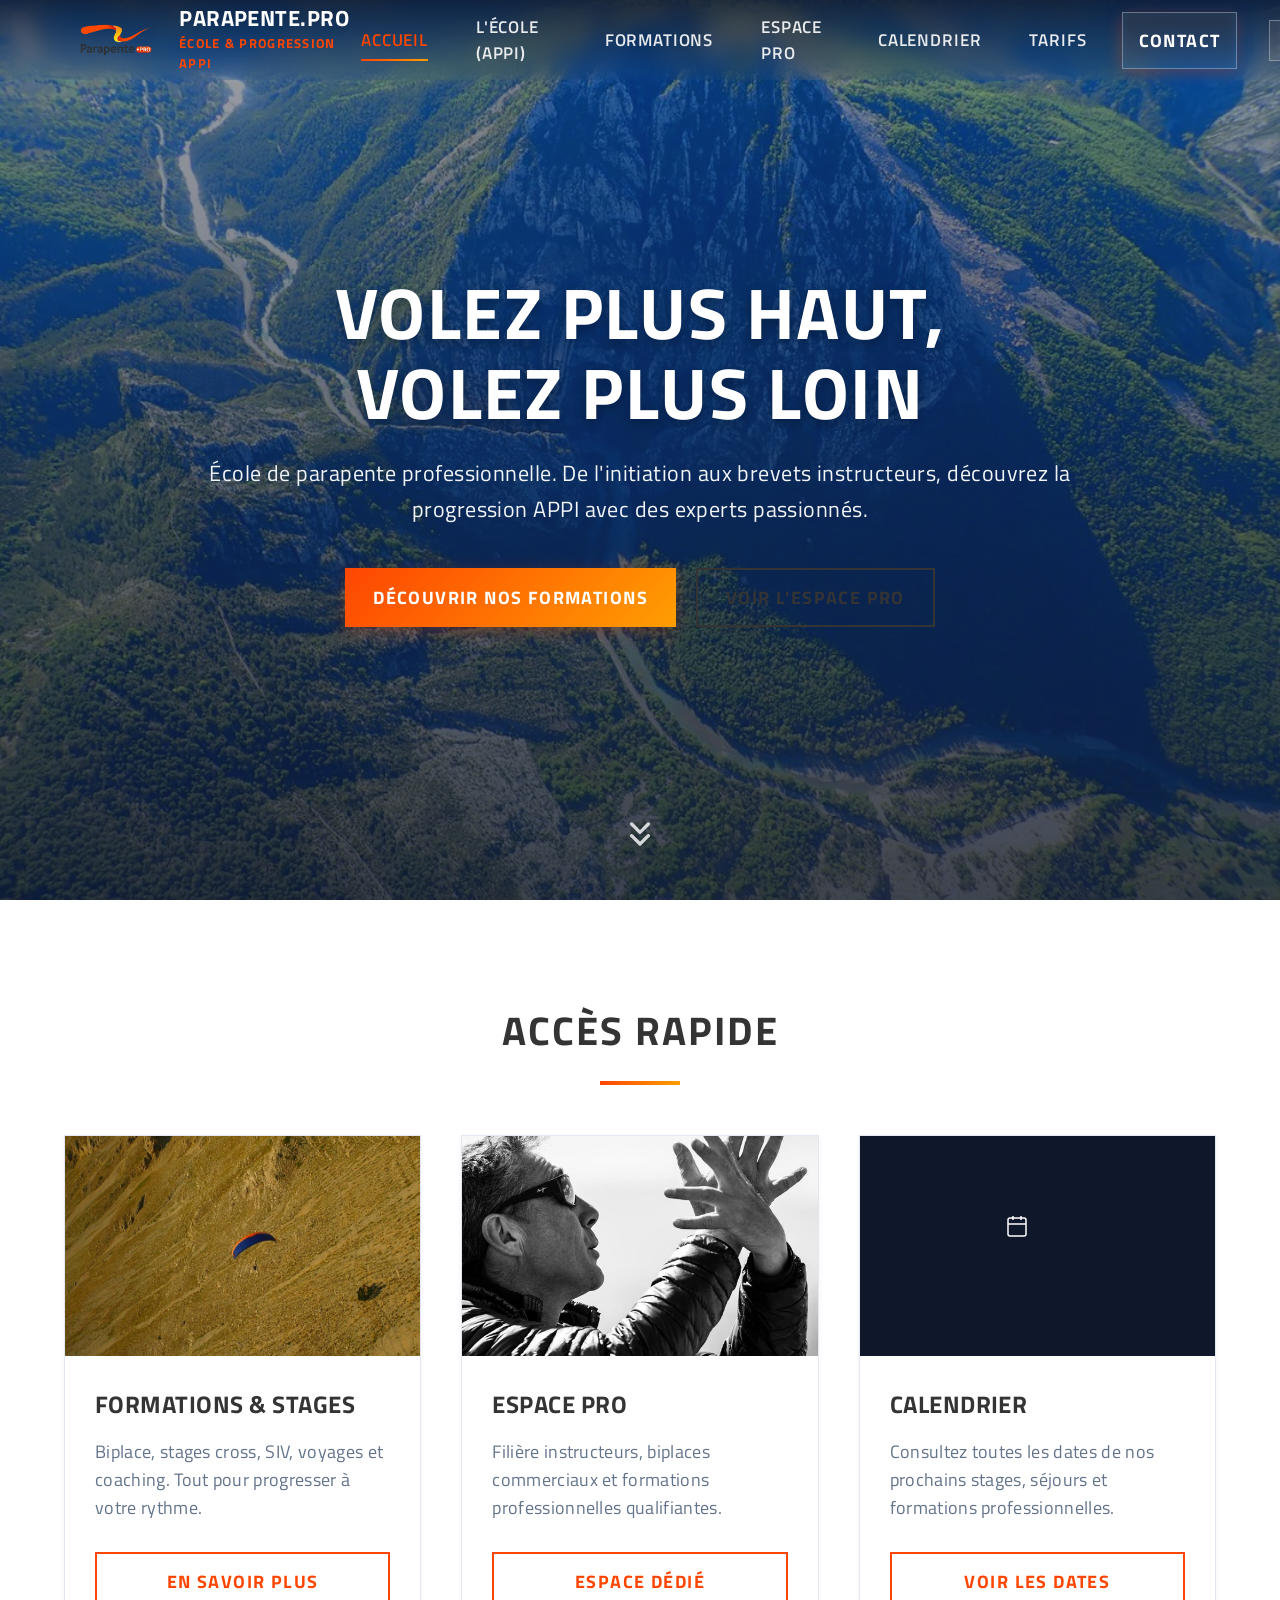
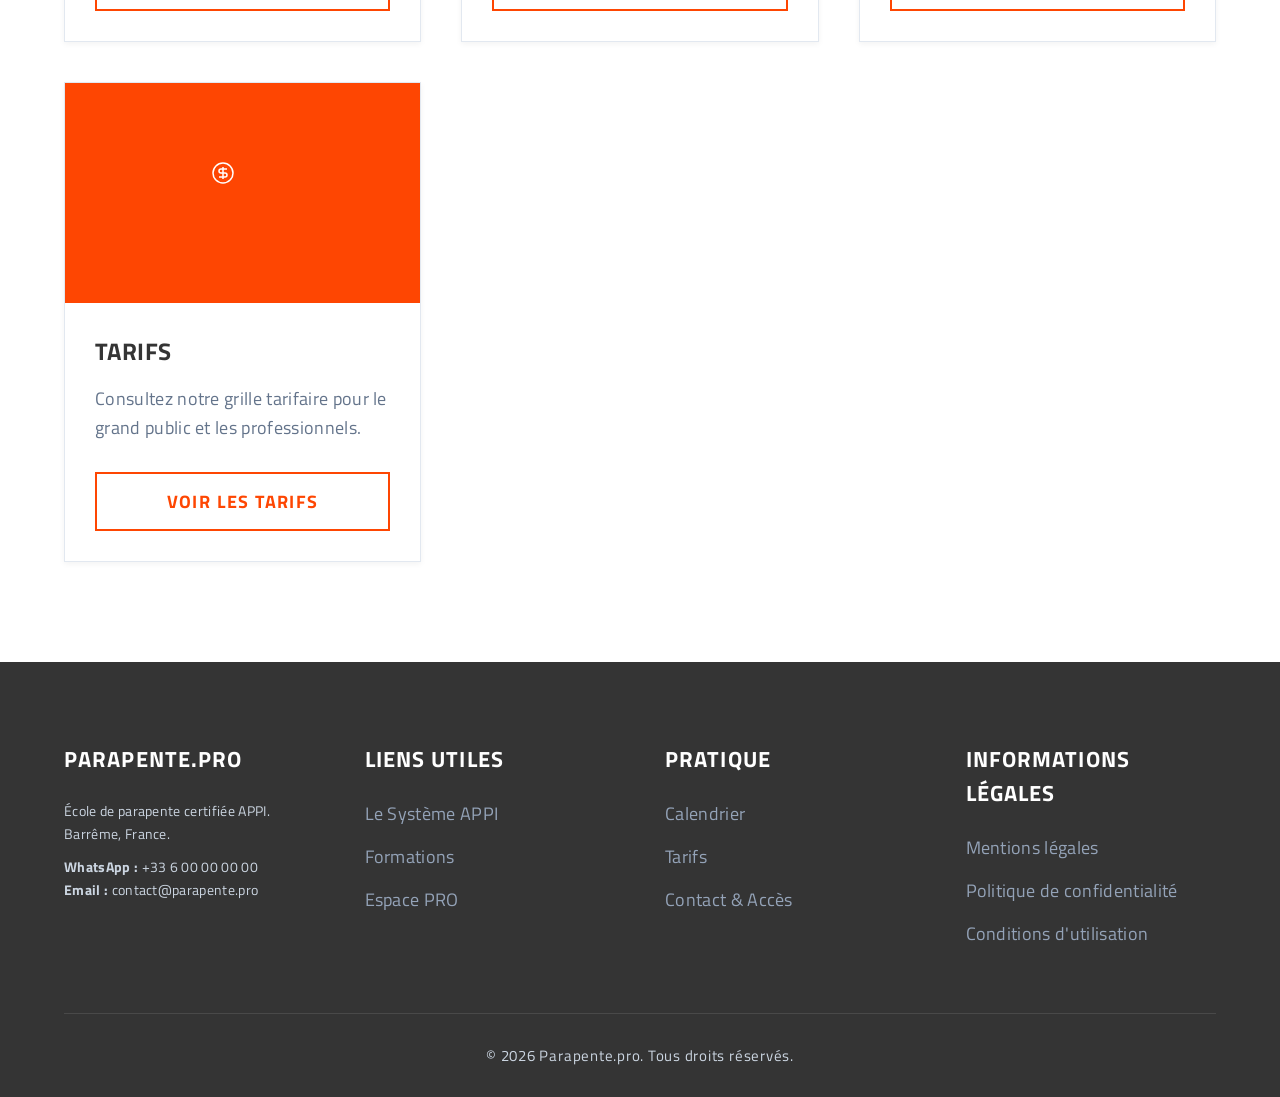
<file: index.html>
<!DOCTYPE html>
<html lang="fr">
<head>
    <meta charset="UTF-8">
    <meta name="viewport" content="width=device-width, initial-scale=1.0">
    <title>Parapente.pro — École de Parapente & Formations APPI</title>
    <meta name="description" content="École de parapente professionnelle à Barrême. Formations APPI, stages cross, SIV, biplace et filière instructeur.">
    <link rel="preconnect" href="https://fonts.googleapis.com">
    <link rel="preconnect" href="https://fonts.gstatic.com" crossorigin>
    <link href="https://fonts.googleapis.com/css2?family=Titillium+Web:wght@300;400;600;700&display=swap" rel="stylesheet">
    <link rel="icon" type="image/png" href="assets/logo_parapentepro.png">
    <link rel="stylesheet" href="styles.css">
</head>
<body>

<!-- ── NAVBAR ── -->
<nav class="navbar transparent" id="navbar">
    <a href="index.html" class="nav-brand">
        <img src="assets/logo_parapentepro.png" alt="Parapente.pro — École de parapente">
        <div>
            <div class="nav-brand-text">Parapente.pro</div>
            <div class="nav-brand-sub">École &amp; Progression APPI</div>
        </div>
    </a>
    <button class="nav-toggle" aria-label="Menu" aria-expanded="false">
        <svg width="24" height="24" viewBox="0 0 24 24" fill="none" stroke="currentColor" stroke-width="2"><line x1="3" y1="12" x2="21" y2="12"/><line x1="3" y1="6" x2="21" y2="6"/><line x1="3" y1="18" x2="21" y2="18"/></svg>
    </button>
    <div class="nav-links">
        <a href="index.html" class="nav-link active">Accueil</a>
        <a href="appi.html" class="nav-link">L'École (APPI)</a>
        <a href="formations.html" class="nav-link">Formations</a>
        <a href="pro.html" class="nav-link">Espace PRO</a>
        <a href="calendrier.html" class="nav-link">Calendrier</a>
        <a href="tarifs.html" class="nav-link">Tarifs</a>
        <a href="contact.html" class="nav-link btn btn-primary">Contact</a>
    </div>
</nav>

<div class="page-container no-padding">

    <!-- ── HERO BANNER ── -->
    <header class="hero-fullscreen" style="background-image: url('assets/banner_appi.jpg');">
        <div class="hero-content">
            <h1 class="hero-title">Volez plus haut,<br>volez plus loin</h1>
            <p class="hero-subtitle">École de parapente professionnelle. De l'initiation aux brevets instructeurs, découvrez la progression APPI avec des experts passionnés.</p>
            <div class="hero-cta">
                <a href="#contenu" class="btn btn-primary">Découvrir nos formations</a>
                <a href="pro.html" class="btn btn-secondary">Voir l'Espace PRO</a>
            </div>
        </div>
        <div class="scroll-indicator">
            <svg width="40" height="40" viewBox="0 0 24 24" fill="none" stroke="currentColor" stroke-width="2" stroke-linecap="round" stroke-linejoin="round"><path d="M7 13l5 5 5-5M7 6l5 5 5-5"/></svg>
        </div>
    </header>

    <!-- ── ACCÈS RAPIDE ── -->
    <section class="section section-light" id="contenu">
        <h2 class="section-title">Accès Rapide</h2>
        <div class="grid-cards">
            
            <a href="formations.html" class="card">
                <div class="card-img" style="background-image: url('assets/lvl_student.jpg');"></div>
                <div class="card-content">
                    <h3 class="card-title">Formations & Stages</h3>
                    <p class="card-desc">Biplace, stages cross, SIV, voyages et coaching. Tout pour progresser à votre rythme.</p>
                    <span class="btn btn-outline">En savoir plus</span>
                </div>
            </a>

            <a href="pro.html" class="card">
                <div class="card-img" style="background-image: url('assets/lvl_instructor.jpg');"></div>
                <div class="card-content">
                    <h3 class="card-title">Espace PRO</h3>
                    <p class="card-desc">Filière instructeurs, biplaces commerciaux et formations professionnelles qualifiantes.</p>
                    <span class="btn btn-outline">Espace dédié</span>
                </div>
            </a>

            <a href="calendrier.html" class="card">
                <div class="card-img-icon" style="background-color: #0F172A;">
                    <svg width="64" height="64" fill="none" stroke="white" stroke-width="1.5"><rect x="3" y="4" width="18" height="18" rx="2" ry="2"/><line x1="16" y1="2" x2="16" y2="6"/><line x1="8" y1="2" x2="8" y2="6"/><line x1="3" y1="10" x2="21" y2="10"/></svg>
                </div>
                <div class="card-content">
                    <h3 class="card-title">Calendrier</h3>
                    <p class="card-desc">Consultez toutes les dates de nos prochains stages, séjours et formations professionnelles.</p>
                    <span class="btn btn-outline">Voir les dates</span>
                </div>
            </a>

            <a href="tarifs.html" class="card">
                <div class="card-img-icon" style="background-color: var(--brand-orange);">
                    <svg width="64" height="64" fill="none" stroke="white" stroke-width="1.5"><circle cx="12" cy="12" r="10"/><path d="M16 8h-6a2 2 0 1 0 0 4h4a2 2 0 1 1 0 4H8"/><path d="M12 18V6"/></svg>
                </div>
                <div class="card-content">
                    <h3 class="card-title">Tarifs</h3>
                    <p class="card-desc">Consultez notre grille tarifaire pour le grand public et les professionnels.</p>
                    <span class="btn btn-outline">Voir les tarifs</span>
                </div>
            </a>

        </div>
    </section>

</div>

<!-- ── FOOTER ── -->
<footer class="footer">
    <div class="footer-grid">
        <div class="footer-col">
            <h4>Parapente.pro</h4>
            <p>École de parapente certifiée APPI.<br>Barrême, France.</p>
            <p style="margin-top: 10px;">
                <strong>WhatsApp :</strong> +33 6 00 00 00 00<br>
                <strong>Email :</strong> contact@parapente.pro
            </p>
        </div>
        <div class="footer-col">
            <h4>Liens utiles</h4>
            <ul>
                <li><a href="appi.html">Le Système APPI</a></li>
                <li><a href="formations.html">Formations</a></li>
                <li><a href="pro.html">Espace PRO</a></li>
            </ul>
        </div>
        <div class="footer-col">
            <h4>Pratique</h4>
            <ul>
                <li><a href="calendrier.html">Calendrier</a></li>
                <li><a href="tarifs.html">Tarifs</a></li>
                <li><a href="contact.html">Contact & Accès</a></li>
            </ul>
        </div>
        <div class="footer-col">
            <h4>Informations légales</h4>
            <ul>
                <li><a href="mentions-legales.html">Mentions légales</a></li>
                <li><a href="politique-confidentialite.html">Politique de confidentialité</a></li>
                <li><a href="conditions-utilisation.html">Conditions d'utilisation</a></li>
            </ul>
        </div>
    </div>
    <div class="footer-bottom">
        &copy; 2026 Parapente.pro. Tous droits réservés.
    </div>
</footer>

<script src="assets/main.js"></script>
</body>
</html>
</file>
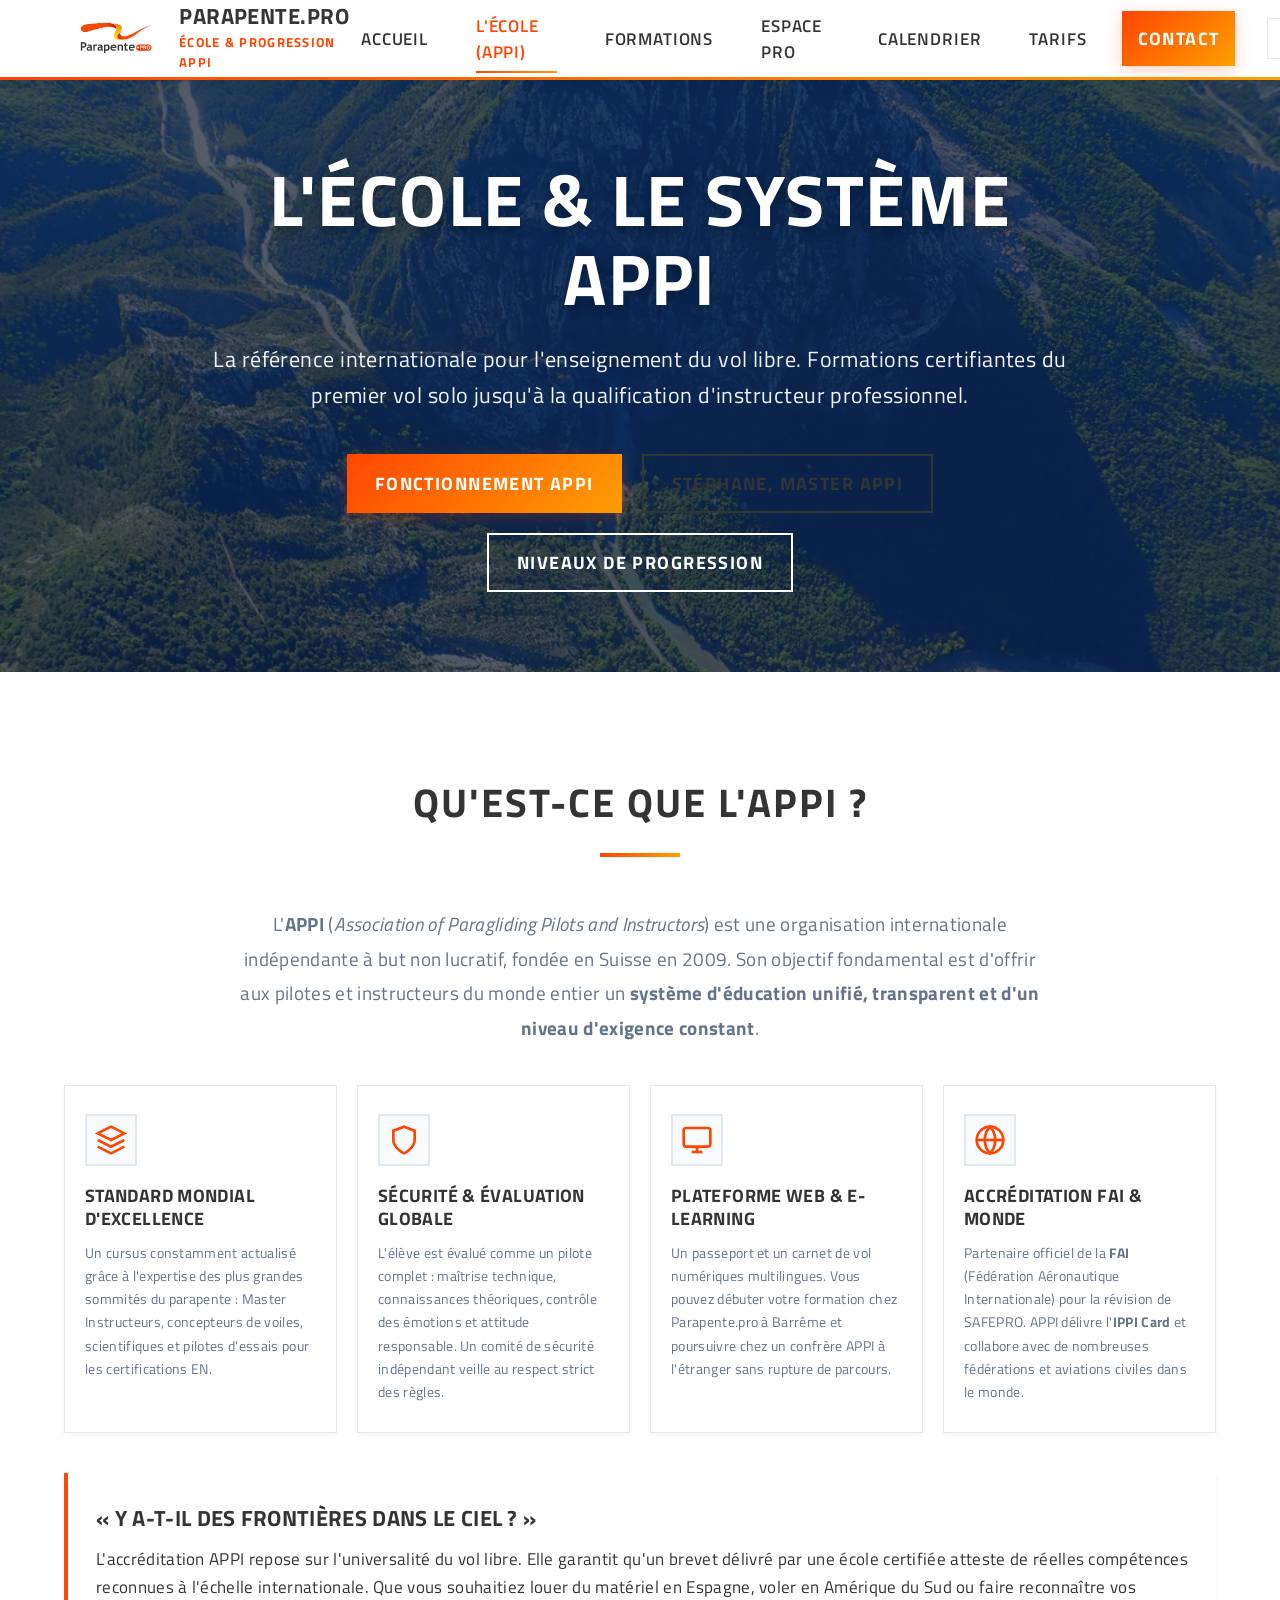
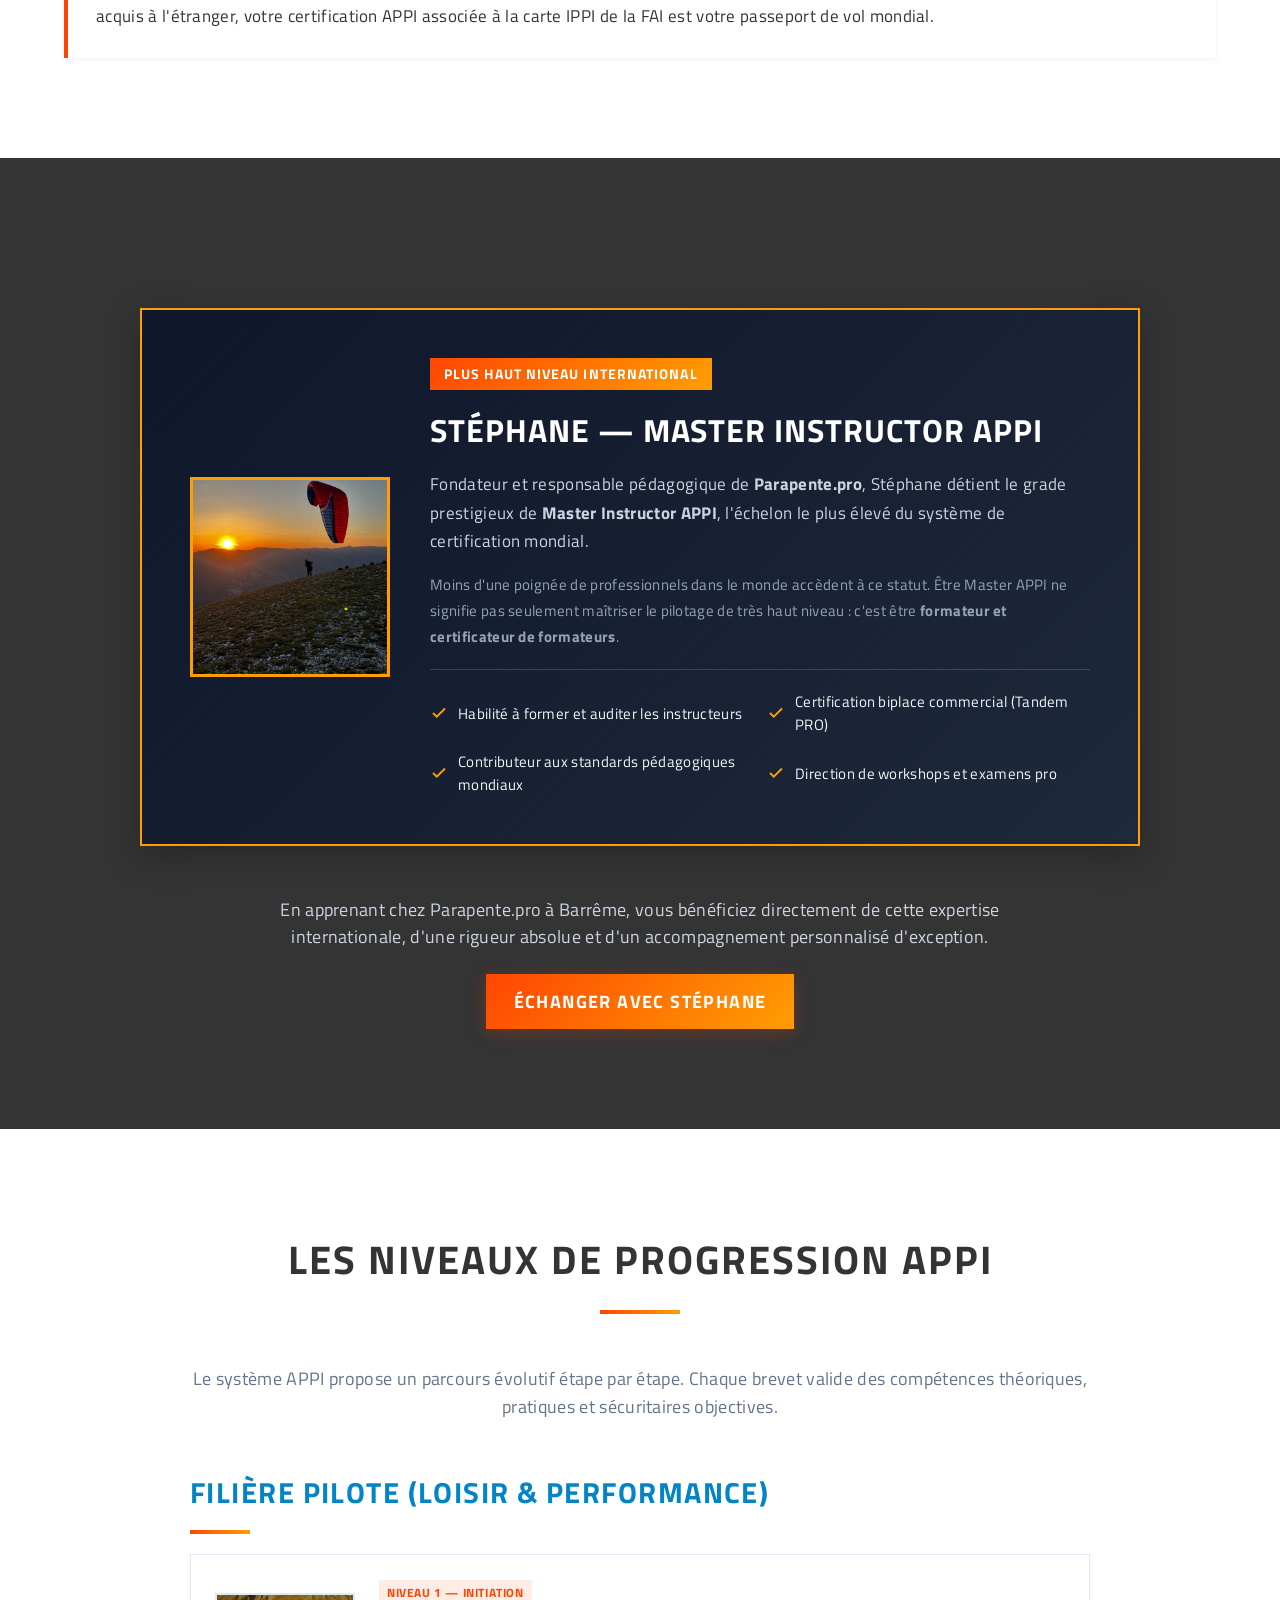
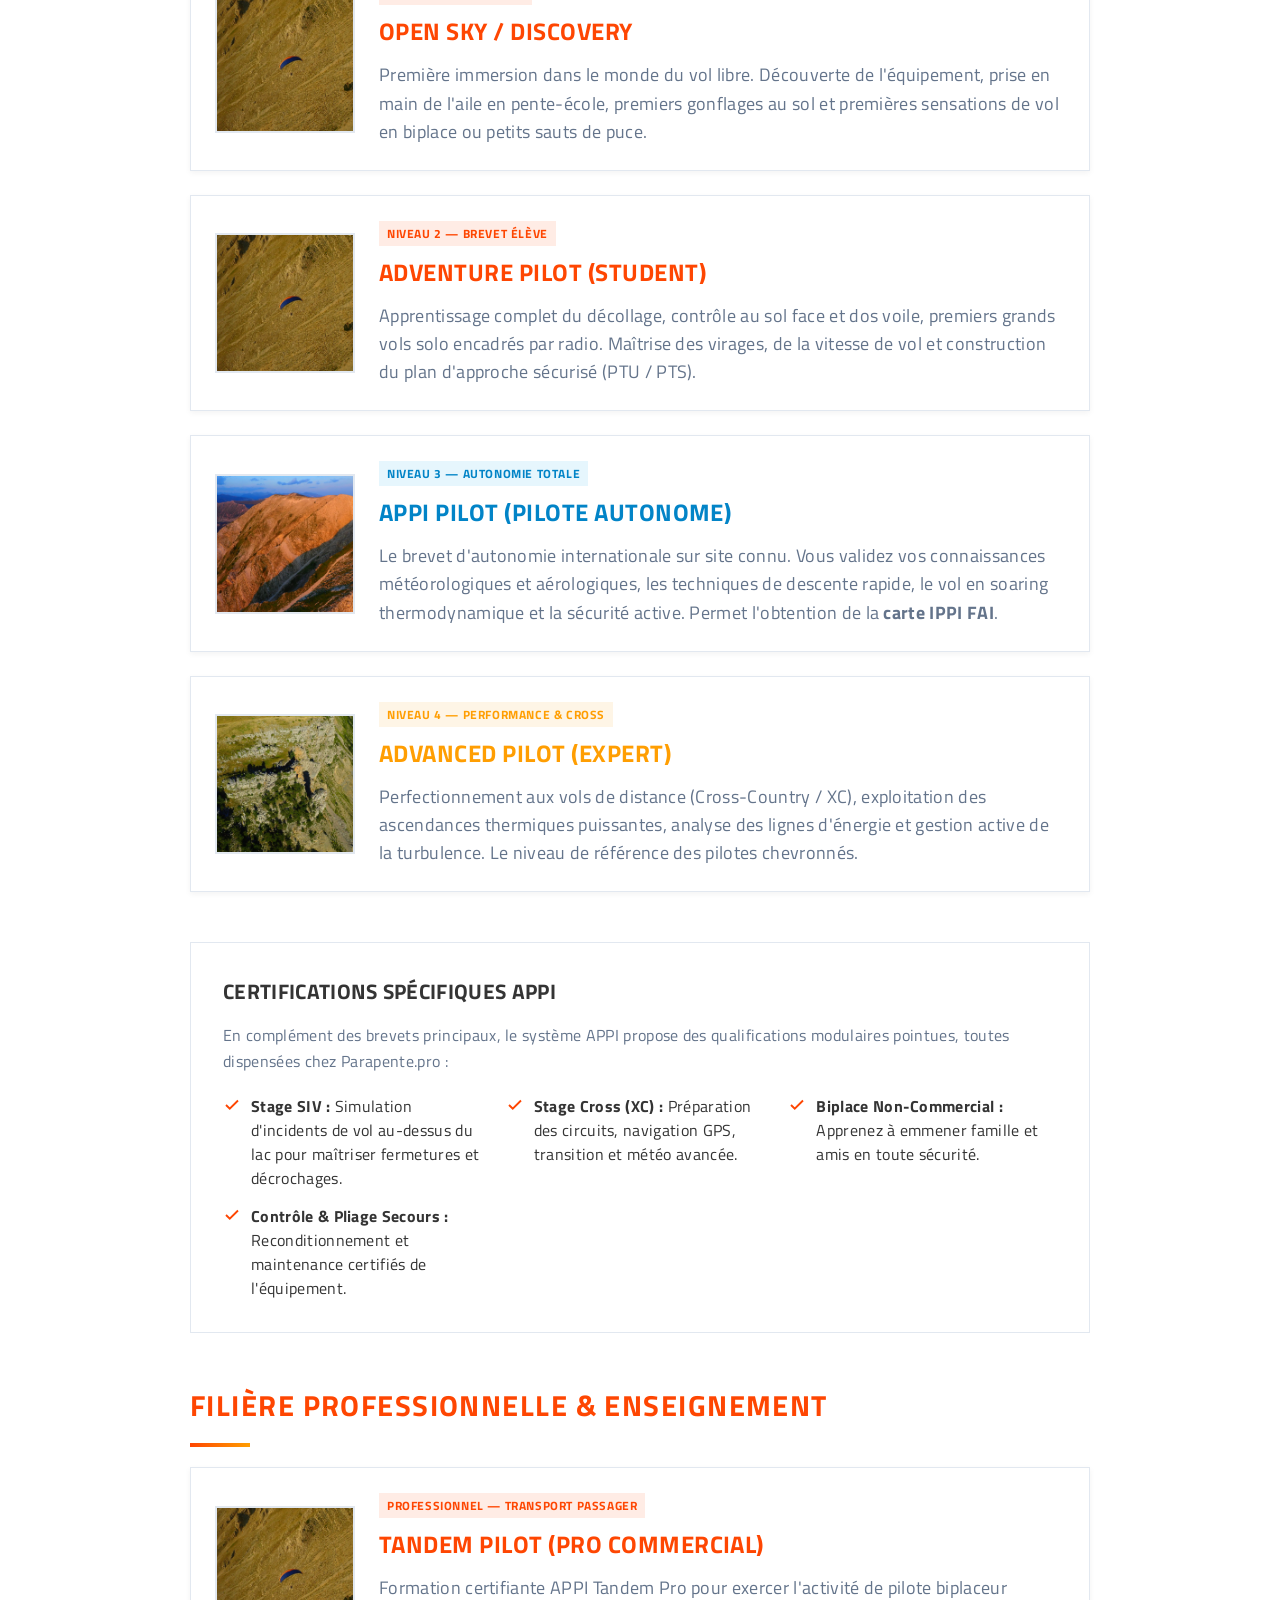
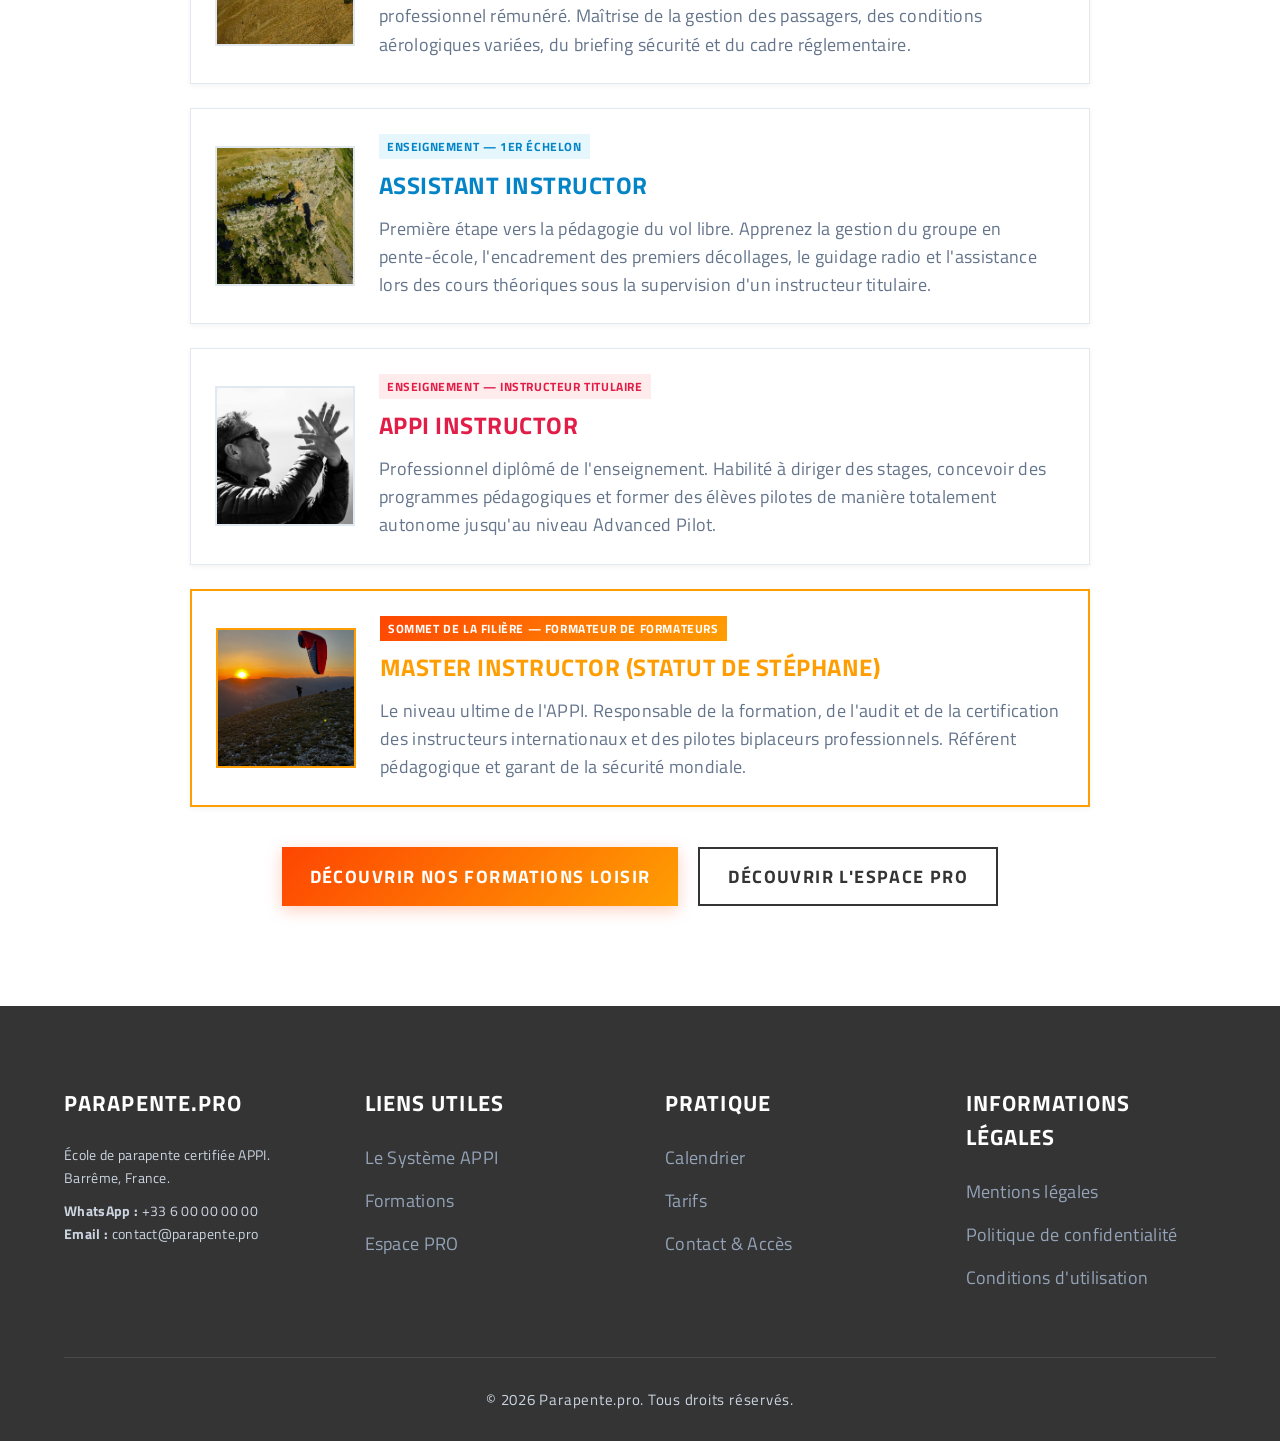
<file: appi.html>
<!DOCTYPE html>
<html lang="fr">
<head>
    <meta charset="UTF-8">
    <meta name="viewport" content="width=device-width, initial-scale=1.0">
    <title>Le Système APPI — Parapente.pro</title>
    <meta name="description" content="Découvrez le système éducatif APPI : progression internationale, standardisée et sécurisée pour les pilotes de parapente.">
    <link rel="preconnect" href="https://fonts.googleapis.com">
    <link rel="preconnect" href="https://fonts.gstatic.com" crossorigin>
    <link href="https://fonts.googleapis.com/css2?family=Titillium+Web:wght@300;400;600;700&display=swap" rel="stylesheet">
    <link rel="icon" type="image/png" href="assets/logo_parapentepro.png">
    <link rel="stylesheet" href="styles.css">
</head>
<body>

<!-- ── NAVBAR ── -->
<nav class="navbar">
    <a href="index.html" class="nav-brand">
        <img src="assets/logo_parapentepro.png" alt="Parapente.pro — École de parapente">
        <div>
            <div class="nav-brand-text">Parapente.pro</div>
            <div class="nav-brand-sub">École &amp; Progression APPI</div>
        </div>
    </a>
    <button class="nav-toggle" aria-label="Menu" aria-expanded="false">
        <svg width="24" height="24" viewBox="0 0 24 24" fill="none" stroke="currentColor" stroke-width="2"><line x1="3" y1="12" x2="21" y2="12"/><line x1="3" y1="6" x2="21" y2="6"/><line x1="3" y1="18" x2="21" y2="18"/></svg>
    </button>
    <div class="nav-links">
        <a href="index.html" class="nav-link">Accueil</a>
        <a href="appi.html" class="nav-link active">L'École (APPI)</a>
        <a href="formations.html" class="nav-link">Formations</a>
        <a href="pro.html" class="nav-link">Espace PRO</a>
        <a href="calendrier.html" class="nav-link">Calendrier</a>
        <a href="tarifs.html" class="nav-link">Tarifs</a>
        <a href="contact.html" class="nav-link btn btn-primary">Contact</a>
    </div>
</nav>

<div class="page-container">

    <!-- ── HERO BANNER ── -->
    <header class="hero" style="background-image: url('assets/banner_appi.jpg'); padding: 80px 5%;">
        <div class="hero-content">
            <h1 class="hero-title">L'École &amp; Le Système APPI</h1>
            <p class="hero-subtitle">La référence internationale pour l'enseignement du vol libre. Formations certifiantes du premier vol solo jusqu'à la qualification d'instructeur professionnel.</p>
            <div class="hero-cta">
                <a href="#fonctionnement" class="btn btn-primary">Fonctionnement APPI</a>
                <a href="#master" class="btn btn-secondary">Stéphane, Master APPI</a>
                <a href="#niveaux" class="btn btn-outline" style="color: white; border-color: white;">Niveaux de Progression</a>
            </div>
        </div>
    </header>

    <!-- ── SECTION 1 : FONCTIONNEMENT DE L'APPI ── -->
    <section class="section section-light" id="fonctionnement">
        <div style="max-width: 1200px; margin: 0 auto;">
            <h2 class="section-title">Qu'est-ce que l'APPI ?</h2>
            <p class="text-center" style="font-size: 1.2rem; line-height: 1.8; color: var(--text-muted); max-width: 800px; margin: 0 auto 40px;">
                L'<strong>APPI</strong> (<em>Association of Paragliding Pilots and Instructors</em>) est une organisation internationale indépendante à but non lucratif, fondée en Suisse en 2009. Son objectif fondamental est d'offrir aux pilotes et instructeurs du monde entier un <strong>système d'éducation unifié, transparent et d'un niveau d'exigence constant</strong>.
            </p>

            <div class="pillars-grid">
                
                <div class="pillar-card">
                    <div class="pillar-icon">
                        <svg width="32" height="32" viewBox="0 0 24 24" fill="none" stroke="currentColor" stroke-width="2"><path d="M12 2L2 7l10 5 10-5-10-5z"/><path d="M2 17l10 5 10-5"/><path d="M2 12l10 5 10-5"/></svg>
                    </div>
                    <h3 class="pillar-title">Standard Mondial d'Excellence</h3>
                    <p class="pillar-desc">
                        Un cursus constamment actualisé grâce à l'expertise des plus grandes sommités du parapente : Master Instructeurs, concepteurs de voiles, scientifiques et pilotes d'essais pour les certifications EN.
                    </p>
                </div>

                <div class="pillar-card">
                    <div class="pillar-icon">
                        <svg width="32" height="32" viewBox="0 0 24 24" fill="none" stroke="currentColor" stroke-width="2"><path d="M12 22s8-4 8-10V5l-8-3-8 3v7c0 6 8 10 8 10z"/></svg>
                    </div>
                    <h3 class="pillar-title">Sécurité &amp; Évaluation Globale</h3>
                    <p class="pillar-desc">
                        L'élève est évalué comme un pilote complet : maîtrise technique, connaissances théoriques, contrôle des émotions et attitude responsable. Un comité de sécurité indépendant veille au respect strict des règles.
                    </p>
                </div>

                <div class="pillar-card">
                    <div class="pillar-icon">
                        <svg width="32" height="32" viewBox="0 0 24 24" fill="none" stroke="currentColor" stroke-width="2"><rect x="2" y="3" width="20" height="14" rx="2" ry="2"/><line x1="8" y1="21" x2="16" y2="21"/><line x1="12" y1="17" x2="12" y2="21"/></svg>
                    </div>
                    <h3 class="pillar-title">Plateforme Web &amp; E-Learning</h3>
                    <p class="pillar-desc">
                        Un passeport et un carnet de vol numériques multilingues. Vous pouvez débuter votre formation chez Parapente.pro à Barrême et poursuivre chez un confrère APPI à l'étranger sans rupture de parcours.
                    </p>
                </div>

                <div class="pillar-card">
                    <div class="pillar-icon">
                        <svg width="32" height="32" viewBox="0 0 24 24" fill="none" stroke="currentColor" stroke-width="2"><circle cx="12" cy="12" r="10"/><line x1="2" y1="12" x2="22" y2="12"/><path d="M12 2a15.3 15.3 0 0 1 4 10 15.3 15.3 0 0 1-4 10 15.3 15.3 0 0 1-4-10 15.3 15.3 0 0 1 4-10z"/></svg>
                    </div>
                    <h3 class="pillar-title">Accréditation FAI &amp; Monde</h3>
                    <p class="pillar-desc">
                        Partenaire officiel de la <strong>FAI</strong> (Fédération Aéronautique Internationale) pour la révision de SAFEPRO. APPI délivre l'<strong>IPPI Card</strong> et collabore avec de nombreuses fédérations et aviations civiles dans le monde.
                    </p>
                </div>

            </div>

            <!-- Focus Accréditation -->
            <div style="background: var(--bg-card); border-left: 4px solid var(--brand-orange); padding: 28px; margin-top: 40px; box-shadow: var(--shadow-sm);">
                <h3 style="font-family: var(--font-heading); font-size: 1.4rem; color: var(--dark-grey); text-transform: uppercase; margin-bottom: 10px;">
                    « Y a-t-il des frontières dans le ciel ? »
                </h3>
                <p style="font-size: 1.05rem; line-height: 1.7; color: var(--text-main); margin-bottom: 0;">
                    L'accréditation APPI repose sur l'universalité du vol libre. Elle garantit qu'un brevet délivré par une école certifiée atteste de réelles compétences reconnues à l'échelle internationale. Que vous souhaitiez louer du matériel en Espagne, voler en Amérique du Sud ou faire reconnaître vos acquis à l'étranger, votre certification APPI associée à la carte IPPI de la FAI est votre passeport de vol mondial.
                </p>
            </div>
        </div>
    </section>

    <!-- ── SECTION 2 : STÉPHANE, MASTER INSTRUCTOR APPI ── -->
    <section class="section" id="master" style="background: var(--dark-grey); color: white;">
        <div style="max-width: 1000px; margin: 0 auto;">
            
            <div class="master-spotlight">
                <div class="master-spotlight-img" style="background-image: url('assets/lvl_master.jpg');"></div>
                <div class="master-spotlight-content">
                    <span class="master-badge-gold">Plus Haut Niveau International</span>
                    <h2 class="master-title">Stéphane — Master Instructor APPI</h2>
                    <p class="master-desc">
                        Fondateur et responsable pédagogique de <strong>Parapente.pro</strong>, Stéphane détient le grade prestigieux de <strong>Master Instructor APPI</strong>, l'échelon le plus élevé du système de certification mondial.
                    </p>
                    <p class="master-desc" style="font-size: 0.95rem; color: #94a3b8;">
                        Moins d'une poignée de professionnels dans le monde accèdent à ce statut. Être Master APPI ne signifie pas seulement maîtriser le pilotage de très haut niveau : c'est être <strong>formateur et certificateur de formateurs</strong>.
                    </p>
                    
                    <div class="master-points">
                        <div class="master-point-item">
                            <svg width="18" height="18" viewBox="0 0 24 24" fill="none" stroke="currentColor" stroke-width="2.5"><polyline points="20 6 9 17 4 12"/></svg>
                            <span>Habilité à former et auditer les instructeurs</span>
                        </div>
                        <div class="master-point-item">
                            <svg width="18" height="18" viewBox="0 0 24 24" fill="none" stroke="currentColor" stroke-width="2.5"><polyline points="20 6 9 17 4 12"/></svg>
                            <span>Certification biplace commercial (Tandem PRO)</span>
                        </div>
                        <div class="master-point-item">
                            <svg width="18" height="18" viewBox="0 0 24 24" fill="none" stroke="currentColor" stroke-width="2.5"><polyline points="20 6 9 17 4 12"/></svg>
                            <span>Contributeur aux standards pédagogiques mondiaux</span>
                        </div>
                        <div class="master-point-item">
                            <svg width="18" height="18" viewBox="0 0 24 24" fill="none" stroke="currentColor" stroke-width="2.5"><polyline points="20 6 9 17 4 12"/></svg>
                            <span>Direction de workshops et examens pro</span>
                        </div>
                    </div>
                </div>
            </div>

            <div style="text-align: center; margin-top: 20px;">
                <p style="font-size: 1.1rem; color: #cbd5e1; max-width: 750px; margin: 0 auto 24px;">
                    En apprenant chez Parapente.pro à Barrême, vous bénéficiez directement de cette expertise internationale, d'une rigueur absolue et d'un accompagnement personnalisé d'exception.
                </p>
                <a href="contact.html" class="btn btn-primary">Échanger avec Stéphane</a>
            </div>

        </div>
    </section>

    <!-- ── SECTION 3 : LES NIVEAUX DE PROGRESSION APPI ── -->
    <section class="section section-light" id="niveaux">
        <div style="max-width: 900px; margin: 0 auto;">
            
            <h2 class="section-title">Les Niveaux de Progression APPI</h2>
            <p class="text-center" style="font-size: 1.15rem; color: var(--text-muted); margin-bottom: 50px;">
                Le système APPI propose un parcours évolutif étape par étape. Chaque brevet valide des compétences théoriques, pratiques et sécuritaires objectives.
            </p>

            <!-- Filière Pilote Loisir -->
            <h3 class="section-title-left" style="color: var(--brand-blue); margin-bottom: 20px;">
                Filière Pilote (Loisir &amp; Performance)
            </h3>

            <div style="display: flex; flex-direction: column; gap: 24px; margin-bottom: 50px;">
                
                <!-- Open Sky / Discovery -->
                <div class="level-card">
                    <div class="level-card-img" style="background-image: url('assets/lvl_student.jpg');"></div>
                    <div class="level-card-content">
                        <span class="level-tag" style="background: rgba(254, 70, 2, 0.1); color: var(--brand-orange);">Niveau 1 — Initiation</span>
                        <h4 class="card-title text-orange">Open Sky / Discovery</h4>
                        <p class="card-desc">Première immersion dans le monde du vol libre. Découverte de l'équipement, prise en main de l'aile en pente-école, premiers gonflages au sol et premières sensations de vol en biplace ou petits sauts de puce.</p>
                    </div>
                </div>

                <!-- Adventure Pilot (Student) -->
                <div class="level-card">
                    <div class="level-card-img" style="background-image: url('assets/lvl_student.jpg');"></div>
                    <div class="level-card-content">
                        <span class="level-tag" style="background: rgba(254, 70, 2, 0.1); color: var(--brand-orange);">Niveau 2 — Brevet Élève</span>
                        <h4 class="card-title text-orange">Adventure Pilot (Student)</h4>
                        <p class="card-desc">Apprentissage complet du décollage, contrôle au sol face et dos voile, premiers grands vols solo encadrés par radio. Maîtrise des virages, de la vitesse de vol et construction du plan d'approche sécurisé (PTU / PTS).</p>
                    </div>
                </div>

                <!-- APPI Pilot -->
                <div class="level-card">
                    <div class="level-card-img" style="background-image: url('assets/lvl_pilot.jpg');"></div>
                    <div class="level-card-content">
                        <span class="level-tag" style="background: rgba(14, 165, 233, 0.1); color: var(--brand-blue);">Niveau 3 — Autonomie Totale</span>
                        <h4 class="card-title text-blue">APPI Pilot (Pilote Autonome)</h4>
                        <p class="card-desc">Le brevet d'autonomie internationale sur site connu. Vous validez vos connaissances météorologiques et aérologiques, les techniques de descente rapide, le vol en soaring thermodynamique et la sécurité active. Permet l'obtention de la <strong>carte IPPI FAI</strong>.</p>
                    </div>
                </div>

                <!-- Advanced Pilot -->
                <div class="level-card">
                    <div class="level-card-img" style="background-image: url('assets/lvl_expert.jpg');"></div>
                    <div class="level-card-content">
                        <span class="level-tag" style="background: rgba(245, 158, 11, 0.1); color: var(--brand-gold);">Niveau 4 — Performance &amp; Cross</span>
                        <h4 class="card-title text-gold">Advanced Pilot (Expert)</h4>
                        <p class="card-desc">Perfectionnement aux vols de distance (Cross-Country / XC), exploitation des ascendances thermiques puissantes, analyse des lignes d'énergie et gestion active de la turbulence. Le niveau de référence des pilotes chevronnés.</p>
                    </div>
                </div>

            </div>

            <!-- Qualifications et Stages Spécifiques -->
            <div style="background: var(--bg-card); border: 1px solid var(--border); padding: 32px; margin-bottom: 50px;">
                <h4 style="font-family: var(--font-heading); font-size: 1.3rem; color: var(--dark-grey); text-transform: uppercase; margin-bottom: 16px;">
                    Certifications Spécifiques APPI
                </h4>
                <p style="color: var(--text-muted); font-size: 1rem; line-height: 1.6; margin-bottom: 20px;">
                    En complément des brevets principaux, le système APPI propose des qualifications modulaires pointues, toutes dispensées chez Parapente.pro :
                </p>
                <ul style="list-style: none; padding: 0; display: grid; grid-template-columns: repeat(auto-fit, minmax(240px, 1fr)); gap: 14px;">
                    <li style="display: flex; gap: 10px; align-items: flex-start;">
                        <svg width="18" height="18" viewBox="0 0 24 24" fill="none" stroke="var(--brand-orange)" stroke-width="2.5" style="flex-shrink: 0; margin-top: 2px;"><polyline points="20 6 9 17 4 12"/></svg>
                        <span><strong>Stage SIV :</strong> Simulation d'incidents de vol au-dessus du lac pour maîtriser fermetures et décrochages.</span>
                    </li>
                    <li style="display: flex; gap: 10px; align-items: flex-start;">
                        <svg width="18" height="18" viewBox="0 0 24 24" fill="none" stroke="var(--brand-orange)" stroke-width="2.5" style="flex-shrink: 0; margin-top: 2px;"><polyline points="20 6 9 17 4 12"/></svg>
                        <span><strong>Stage Cross (XC) :</strong> Préparation des circuits, navigation GPS, transition et météo avancée.</span>
                    </li>
                    <li style="display: flex; gap: 10px; align-items: flex-start;">
                        <svg width="18" height="18" viewBox="0 0 24 24" fill="none" stroke="var(--brand-orange)" stroke-width="2.5" style="flex-shrink: 0; margin-top: 2px;"><polyline points="20 6 9 17 4 12"/></svg>
                        <span><strong>Biplace Non-Commercial :</strong> Apprenez à emmener famille et amis en toute sécurité.</span>
                    </li>
                    <li style="display: flex; gap: 10px; align-items: flex-start;">
                        <svg width="18" height="18" viewBox="0 0 24 24" fill="none" stroke="var(--brand-orange)" stroke-width="2.5" style="flex-shrink: 0; margin-top: 2px;"><polyline points="20 6 9 17 4 12"/></svg>
                        <span><strong>Contrôle &amp; Pliage Secours :</strong> Reconditionnement et maintenance certifiés de l'équipement.</span>
                    </li>
                </ul>
            </div>

            <!-- Filière Professionnelle -->
            <h3 class="section-title-left" style="color: var(--brand-orange); margin-bottom: 20px;">
                Filière Professionnelle &amp; Enseignement
            </h3>

            <div style="display: flex; flex-direction: column; gap: 24px; margin-bottom: 40px;">
                
                <!-- Biplace Commercial -->
                <div class="level-card">
                    <div class="level-card-img" style="background-image: url('assets/lvl_student.jpg');"></div>
                    <div class="level-card-content">
                        <span class="level-tag" style="background: rgba(254, 70, 2, 0.1); color: var(--brand-orange);">Professionnel — Transport Passager</span>
                        <h4 class="card-title text-orange">Tandem Pilot (PRO Commercial)</h4>
                        <p class="card-desc">Formation certifiante APPI Tandem Pro pour exercer l'activité de pilote biplaceur professionnel rémunéré. Maîtrise de la gestion des passagers, des conditions aérologiques variées, du briefing sécurité et du cadre réglementaire.</p>
                    </div>
                </div>

                <!-- Assistant Instructeur -->
                <div class="level-card">
                    <div class="level-card-img" style="background-image: url('assets/lvl_expert.jpg');"></div>
                    <div class="level-card-content">
                        <span class="level-tag" style="background: rgba(14, 165, 233, 0.1); color: var(--brand-blue);">Enseignement — 1er Échelon</span>
                        <h4 class="card-title text-blue">Assistant Instructor</h4>
                        <p class="card-desc">Première étape vers la pédagogie du vol libre. Apprenez la gestion du groupe en pente-école, l'encadrement des premiers décollages, le guidage radio et l'assistance lors des cours théoriques sous la supervision d'un instructeur titulaire.</p>
                    </div>
                </div>

                <!-- Instructeur APPI -->
                <div class="level-card">
                    <div class="level-card-img" style="background-image: url('assets/lvl_instructor.jpg');"></div>
                    <div class="level-card-content">
                        <span class="level-tag" style="background: rgba(239, 68, 68, 0.1); color: var(--brand-red);">Enseignement — Instructeur Titulaire</span>
                        <h4 class="card-title text-red">APPI Instructor</h4>
                        <p class="card-desc">Professionnel diplômé de l'enseignement. Habilité à diriger des stages, concevoir des programmes pédagogiques et former des élèves pilotes de manière totalement autonome jusqu'au niveau Advanced Pilot.</p>
                    </div>
                </div>

                <!-- Master Instructor -->
                <div class="level-card" style="border: 2px solid var(--brand-gold);">
                    <div class="level-card-img" style="background-image: url('assets/lvl_master.jpg'); border-color: var(--brand-gold);"></div>
                    <div class="level-card-content">
                        <span class="level-tag" style="background: linear-gradient(135deg, var(--brand-orange), var(--brand-gold)); color: white;">Sommet de la Filière — Formateur de Formateurs</span>
                        <h4 class="card-title text-gold">Master Instructor (Statut de Stéphane)</h4>
                        <p class="card-desc">Le niveau ultime de l'APPI. Responsable de la formation, de l'audit et de la certification des instructeurs internationaux et des pilotes biplaceurs professionnels. Référent pédagogique et garant de la sécurité mondiale.</p>
                    </div>
                </div>

            </div>

            <!-- CTA Espace Pro & Formations -->
            <div style="display: flex; gap: 20px; justify-content: center; flex-wrap: wrap; margin-top: 40px;">
                <a href="formations.html" class="btn btn-primary">Découvrir nos Formations Loisir</a>
                <a href="pro.html" class="btn btn-secondary">Découvrir l'Espace PRO</a>
            </div>

        </div>
    </section>

</div>

<!-- ── FOOTER ── -->
<footer class="footer">
    <div class="footer-grid">
        <div class="footer-col">
            <h4>Parapente.pro</h4>
            <p>École de parapente certifiée APPI.<br>Barrême, France.</p>
            <p style="margin-top: 10px;">
                <strong>WhatsApp :</strong> +33 6 00 00 00 00<br>
                <strong>Email :</strong> contact@parapente.pro
            </p>
        </div>
        <div class="footer-col">
            <h4>Liens utiles</h4>
            <ul>
                <li><a href="appi.html">Le Système APPI</a></li>
                <li><a href="formations.html">Formations</a></li>
                <li><a href="pro.html">Espace PRO</a></li>
            </ul>
        </div>
        <div class="footer-col">
            <h4>Pratique</h4>
            <ul>
                <li><a href="calendrier.html">Calendrier</a></li>
                <li><a href="tarifs.html">Tarifs</a></li>
                <li><a href="contact.html">Contact & Accès</a></li>
            </ul>
        </div>
        <div class="footer-col">
            <h4>Informations légales</h4>
            <ul>
                <li><a href="mentions-legales.html">Mentions légales</a></li>
                <li><a href="politique-confidentialite.html">Politique de confidentialité</a></li>
                <li><a href="conditions-utilisation.html">Conditions d'utilisation</a></li>
            </ul>
        </div>
    </div>
    <div class="footer-bottom">
        &copy; 2026 Parapente.pro. Tous droits réservés.
    </div>
</footer>

<script src="assets/main.js"></script>
</body>
</html>
</file>
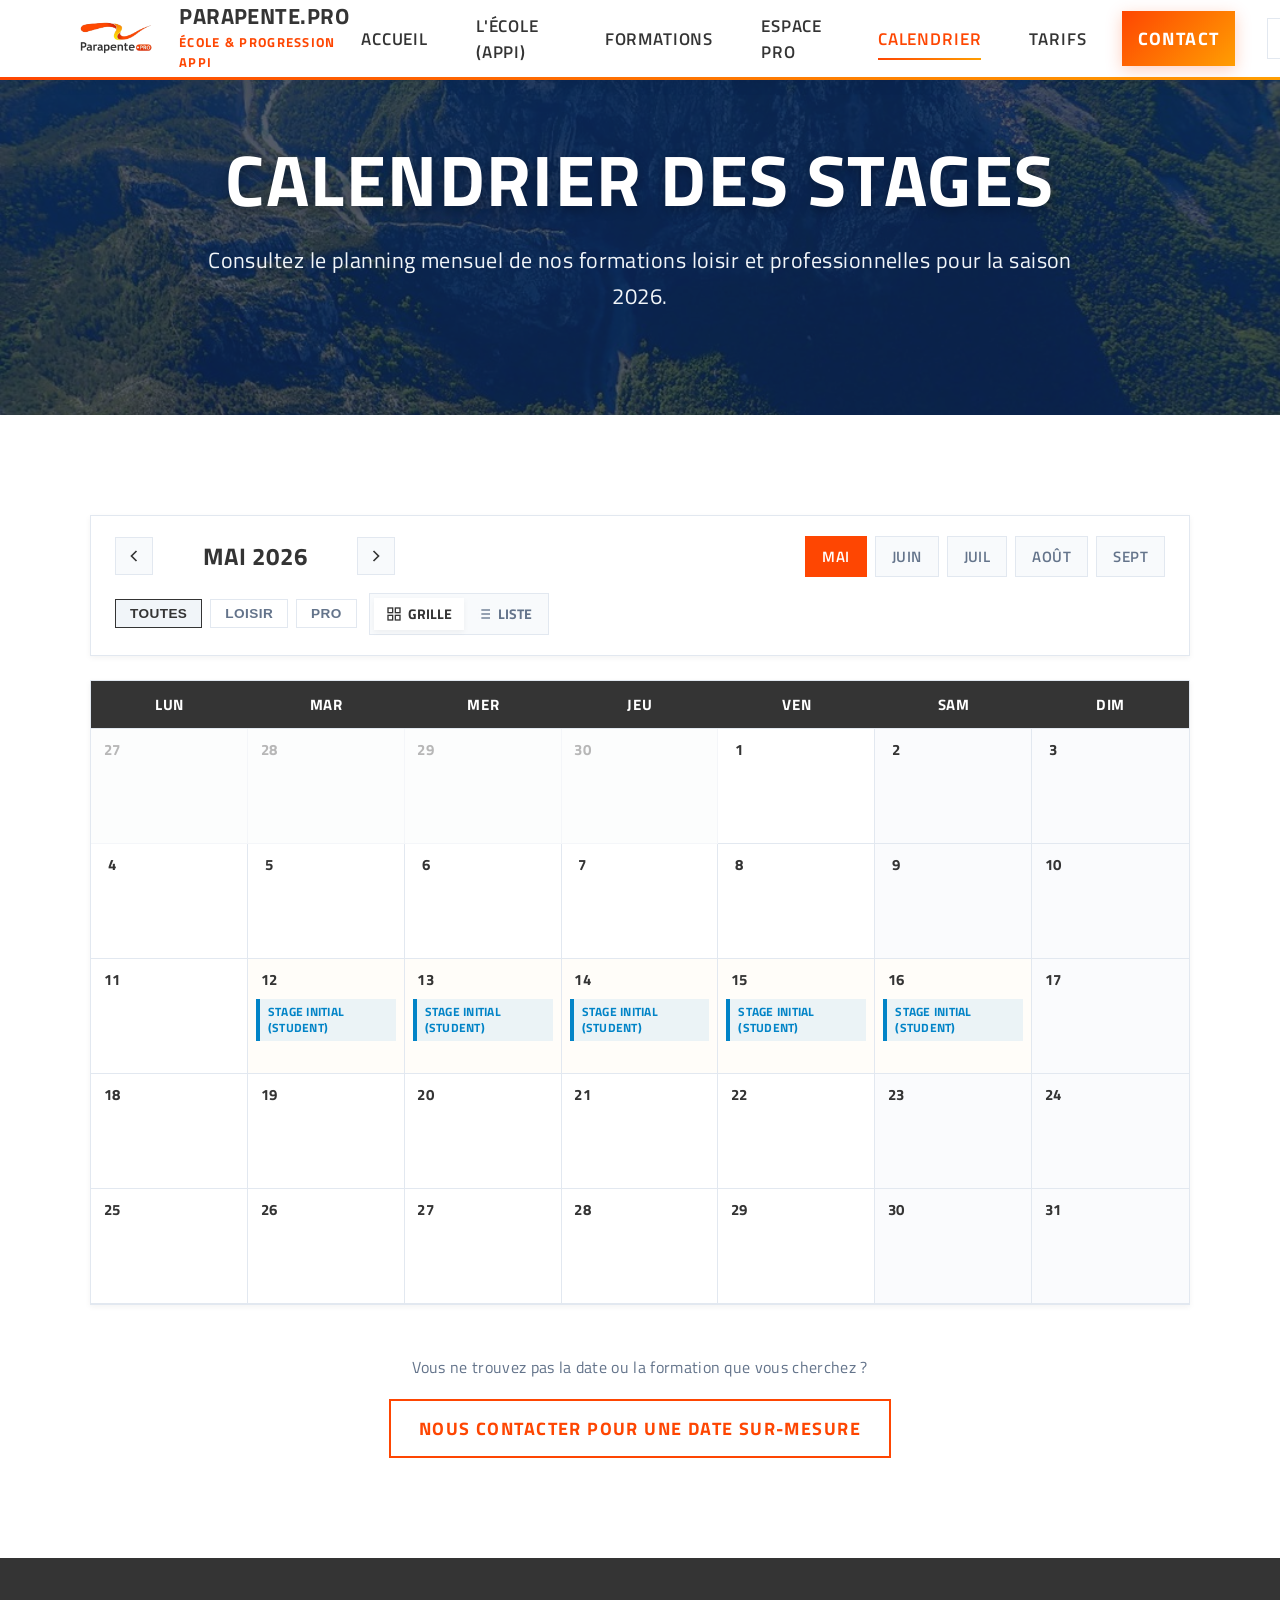
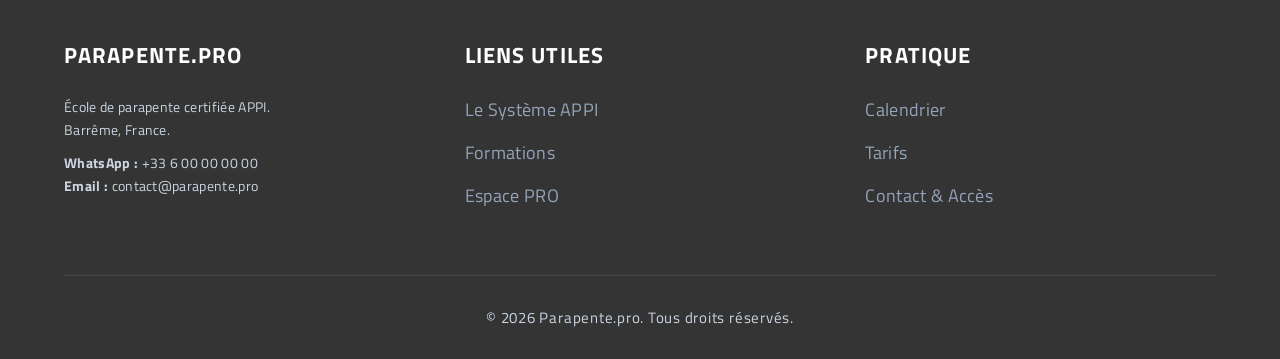
<file: calendrier.html>
<!DOCTYPE html>
<html lang="fr">
<head>
    <meta charset="UTF-8">
    <meta name="viewport" content="width=device-width, initial-scale=1.0">
    <title>Calendrier — Parapente.pro</title>
    <meta name="description" content="Planning interactif des stages de parapente saison 2026 : grille mensuelle, dates, niveaux et disponibilités.">
    <link rel="preconnect" href="https://fonts.googleapis.com">
    <link rel="preconnect" href="https://fonts.gstatic.com" crossorigin>
    <link href="https://fonts.googleapis.com/css2?family=Titillium+Web:wght@300;400;600;700&display=swap" rel="stylesheet">
    <link rel="icon" type="image/png" href="assets/logo_parapentepro.png">
    <link rel="stylesheet" href="styles.css">
</head>
<body>

<!-- ── NAVBAR ── -->
<nav class="navbar">
    <a href="index.html" class="nav-brand">
        <img src="assets/logo_parapentepro.png" alt="Parapente.pro — École de parapente">
        <div>
            <div class="nav-brand-text">Parapente.pro</div>
            <div class="nav-brand-sub">École &amp; Progression APPI</div>
        </div>
    </a>
    <button class="nav-toggle" aria-label="Menu" aria-expanded="false">
        <svg width="24" height="24" viewBox="0 0 24 24" fill="none" stroke="currentColor" stroke-width="2"><line x1="3" y1="12" x2="21" y2="12"/><line x1="3" y1="6" x2="21" y2="6"/><line x1="3" y1="18" x2="21" y2="18"/></svg>
    </button>
    <div class="nav-links">
        <a href="index.html" class="nav-link">Accueil</a>
        <a href="appi.html" class="nav-link">L'École (APPI)</a>
        <a href="formations.html" class="nav-link">Formations</a>
        <a href="pro.html" class="nav-link">Espace PRO</a>
        <a href="calendrier.html" class="nav-link active">Calendrier</a>
        <a href="tarifs.html" class="nav-link">Tarifs</a>
        <a href="contact.html" class="nav-link btn btn-primary">Contact</a>
    </div>
</nav>

<div class="page-container">

    <header class="hero" style="background-image: url('assets/banner_appi.jpg'); padding: 60px 5%;">
        <div class="hero-content">
            <h1 class="hero-title">Calendrier des Stages</h1>
            <p class="hero-subtitle">Consultez le planning mensuel de nos formations loisir et professionnelles pour la saison 2026.</p>
        </div>
    </header>

    <section class="section section-light">
        <div class="cal-wrapper">
            
            <!-- Calendrier Interactif (Grille mensuelle, filtres & bascule de vue) -->
            <div id="interactive-calendar"></div>

            <div style="text-align: center; margin-top: 50px;">
                <p style="color: var(--text-muted); margin-bottom: 20px;">Vous ne trouvez pas la date ou la formation que vous cherchez ?</p>
                <a href="contact.html" class="btn btn-outline">Nous contacter pour une date sur-mesure</a>
            </div>

        </div>
    </section>

</div>

<!-- ── FOOTER ── -->
<footer class="footer">
    <div class="footer-grid">
        <div class="footer-col">
            <h4>Parapente.pro</h4>
            <p>École de parapente certifiée APPI.<br>Barrême, France.</p>
            <p style="margin-top: 10px;">
                <strong>WhatsApp :</strong> +33 6 00 00 00 00<br>
                <strong>Email :</strong> contact@parapente.pro
            </p>
        </div>
        <div class="footer-col">
            <h4>Liens utiles</h4>
            <ul>
                <li><a href="appi.html">Le Système APPI</a></li>
                <li><a href="formations.html">Formations</a></li>
                <li><a href="pro.html">Espace PRO</a></li>
            </ul>
        </div>
        <div class="footer-col">
            <h4>Pratique</h4>
            <ul>
                <li><a href="calendrier.html">Calendrier</a></li>
                <li><a href="tarifs.html">Tarifs</a></li>
                <li><a href="contact.html">Contact & Accès</a></li>
            </ul>
        </div>
    </div>
    <div class="footer-bottom">
        &copy; 2026 Parapente.pro. Tous droits réservés.
    </div>
</footer>

<script src="assets/main.js"></script>
</body>
</html>
</file>
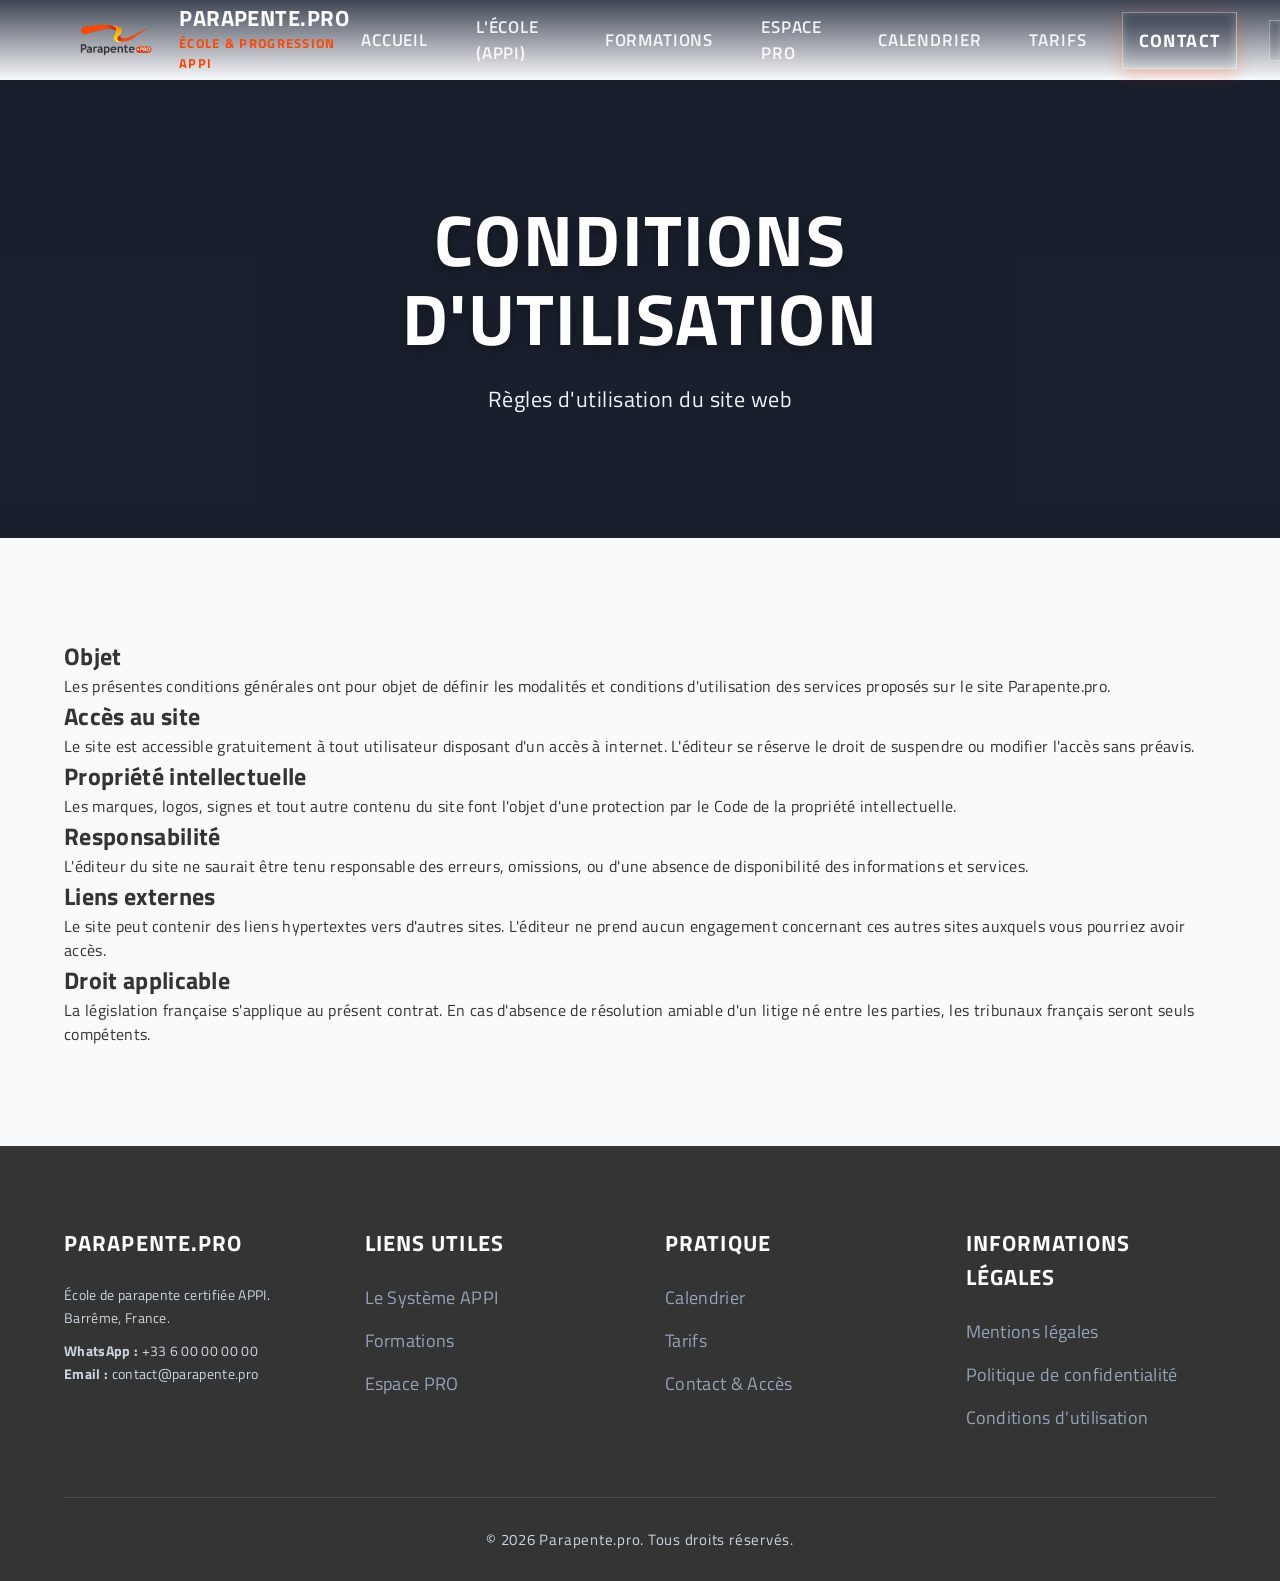
<file: conditions-utilisation.html>
<!DOCTYPE html>
<html lang="fr">
<head>
    <meta charset="UTF-8">
    <meta name="viewport" content="width=device-width, initial-scale=1.0">
    <title>Conditions d'Utilisation — Parapente.pro</title>
    <meta name="description" content="Conditions générales d'utilisation du site Parapente.pro">
    <link rel="preconnect" href="https://fonts.googleapis.com">
    <link rel="preconnect" href="https://fonts.gstatic.com" crossorigin>
    <link href="https://fonts.googleapis.com/css2?family=Titillium+Web:wght@300;400;600;700&display=swap" rel="stylesheet">
    <link rel="icon" type="image/png" href="assets/logo_parapentepro.png">
    <link rel="stylesheet" href="styles.css">
</head>
<body>

<!-- ── NAVBAR ── -->
<nav class="navbar transparent" id="navbar">
    <a href="index.html" class="nav-brand">
        <img src="assets/logo_parapentepro.png" alt="Parapente.pro — École de parapente">
        <div>
            <div class="nav-brand-text">Parapente.pro</div>
            <div class="nav-brand-sub">École &amp; Progression APPI</div>
        </div>
    </a>
    <button class="nav-toggle" aria-label="Menu" aria-expanded="false">
        <svg width="24" height="24" viewBox="0 0 24 24" fill="none" stroke="currentColor" stroke-width="2"><line x1="3" y1="12" x2="21" y2="12"/><line x1="3" y1="6" x2="21" y2="6"/><line x1="3" y1="18" x2="21" y2="18"/></svg>
    </button>
    <div class="nav-links">
        <a href="index.html" class="nav-link">Accueil</a>
        <a href="appi.html" class="nav-link">L'École (APPI)</a>
        <a href="formations.html" class="nav-link">Formations</a>
        <a href="pro.html" class="nav-link">Espace PRO</a>
        <a href="calendrier.html" class="nav-link">Calendrier</a>
        <a href="tarifs.html" class="nav-link">Tarifs</a>
        <a href="contact.html" class="nav-link btn btn-primary">Contact</a>
    </div>
</nav>

<div class="page-container">

    <!-- ── HERO BANNER ── -->
    <header class="hero">
        <div class="hero-content">
            <h1 class="hero-title">Conditions d'Utilisation</h1>
            <p class="hero-subtitle">Règles d'utilisation du site web</p>
        </div>
    </header>

    <section class="section">
        <h2>Objet</h2>
        <p>Les présentes conditions générales ont pour objet de définir les modalités et conditions d'utilisation des services proposés sur le site Parapente.pro.</p>
        
        <h2>Accès au site</h2>
        <p>Le site est accessible gratuitement à tout utilisateur disposant d'un accès à internet. L'éditeur se réserve le droit de suspendre ou modifier l'accès sans préavis.</p>
        
        <h2>Propriété intellectuelle</h2>
        <p>Les marques, logos, signes et tout autre contenu du site font l'objet d'une protection par le Code de la propriété intellectuelle.</p>
        
        <h2>Responsabilité</h2>
        <p>L'éditeur du site ne saurait être tenu responsable des erreurs, omissions, ou d'une absence de disponibilité des informations et services.</p>
        
        <h2>Liens externes</h2>
        <p>Le site peut contenir des liens hypertextes vers d'autres sites. L'éditeur ne prend aucun engagement concernant ces autres sites auxquels vous pourriez avoir accès.</p>
        
        <h2>Droit applicable</h2>
        <p>La législation française s'applique au présent contrat. En cas d'absence de résolution amiable d'un litige né entre les parties, les tribunaux français seront seuls compétents.</p>
    </section>

</div>

<!-- ── FOOTER ── -->
<footer class="footer">
    <div class="footer-grid">
        <div class="footer-col">
            <h4>Parapente.pro</h4>
            <p>École de parapente certifiée APPI.<br>Barrême, France.</p>
            <p style="margin-top: 10px;">
                <strong>WhatsApp :</strong> +33 6 00 00 00 00<br>
                <strong>Email :</strong> contact@parapente.pro
            </p>
        </div>
        <div class="footer-col">
            <h4>Liens utiles</h4>
            <ul>
                <li><a href="appi.html">Le Système APPI</a></li>
                <li><a href="formations.html">Formations</a></li>
                <li><a href="pro.html">Espace PRO</a></li>
            </ul>
        </div>
        <div class="footer-col">
            <h4>Pratique</h4>
            <ul>
                <li><a href="calendrier.html">Calendrier</a></li>
                <li><a href="tarifs.html">Tarifs</a></li>
                <li><a href="contact.html">Contact & Accès</a></li>
            </ul>
        </div>
        <div class="footer-col">
            <h4>Informations légales</h4>
            <ul>
                <li><a href="mentions-legales.html">Mentions légales</a></li>
                <li><a href="politique-confidentialite.html">Politique de confidentialité</a></li>
                <li><a href="conditions-utilisation.html">Conditions d'utilisation</a></li>
            </ul>
        </div>
    </div>
    <div class="footer-bottom">
        &copy; 2026 Parapente.pro. Tous droits réservés.
    </div>
</footer>

<script src="assets/main.js"></script>
</body>
</html>
</file>
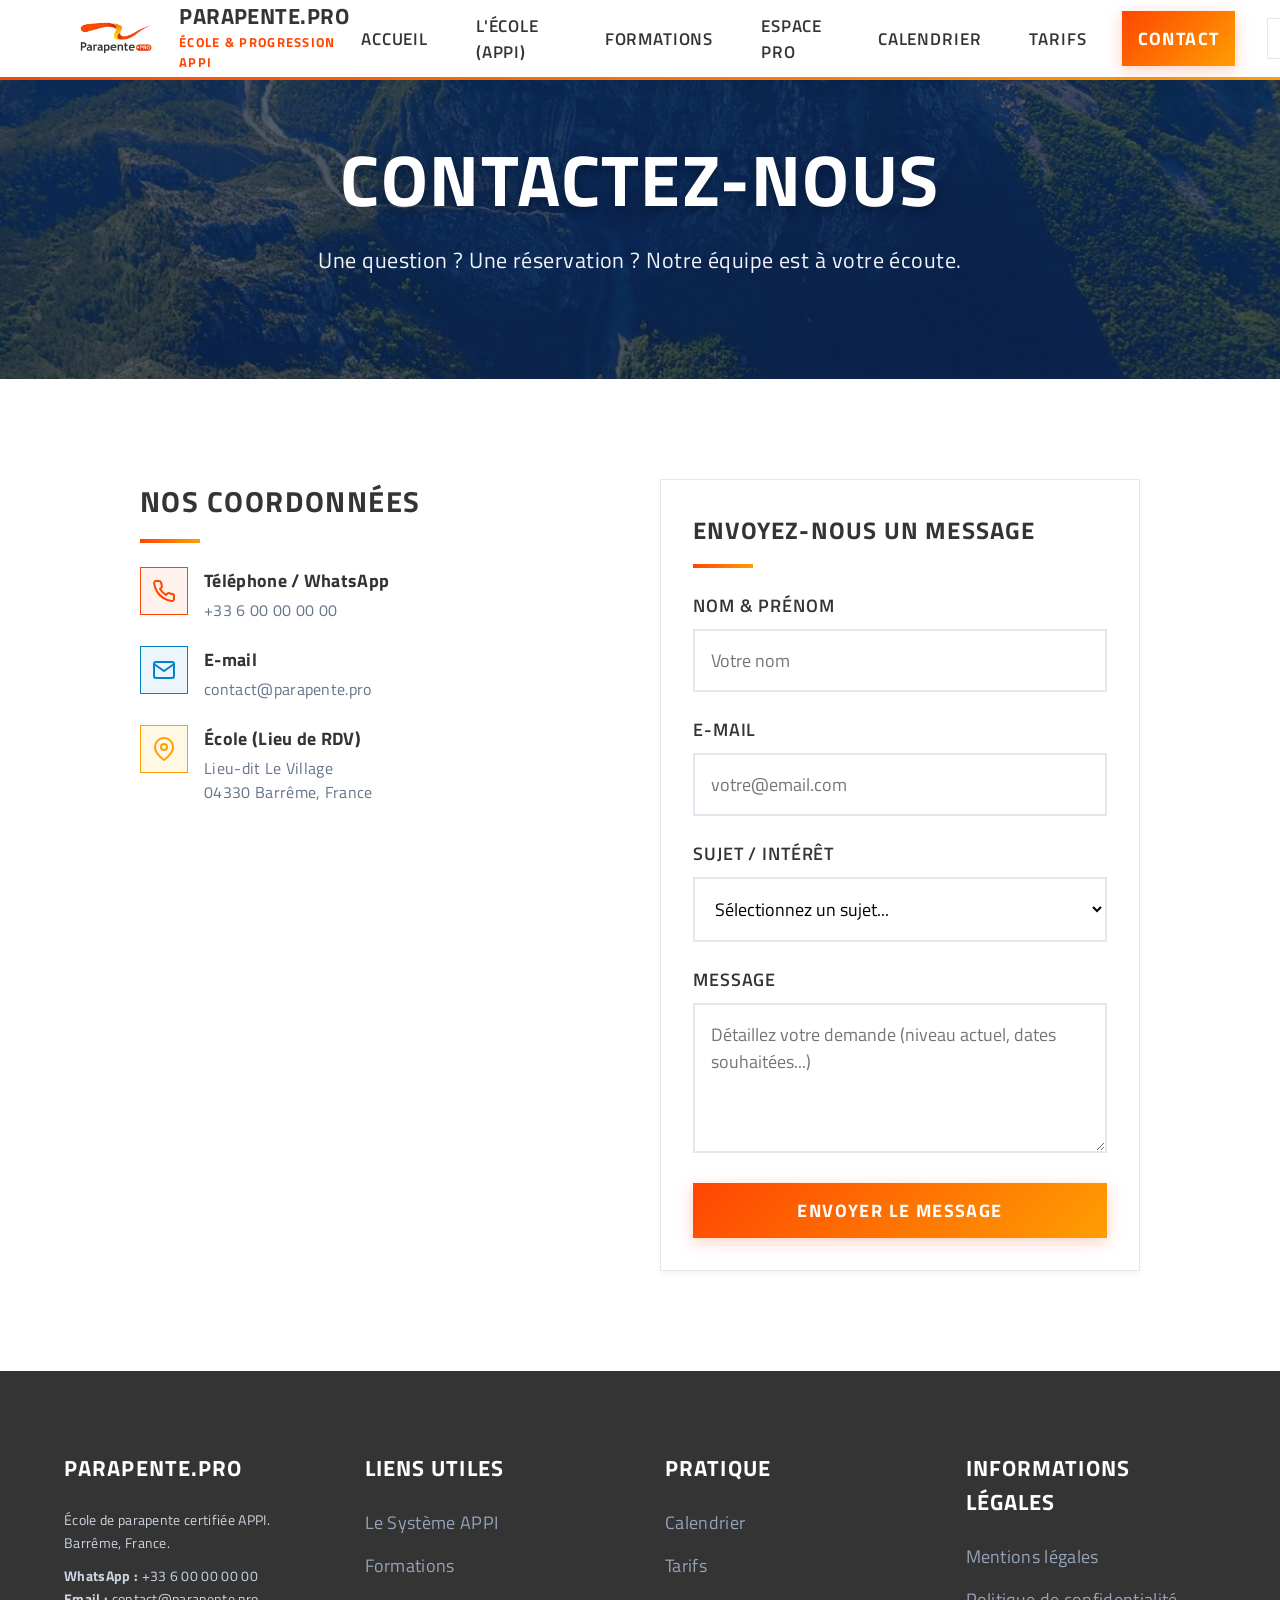
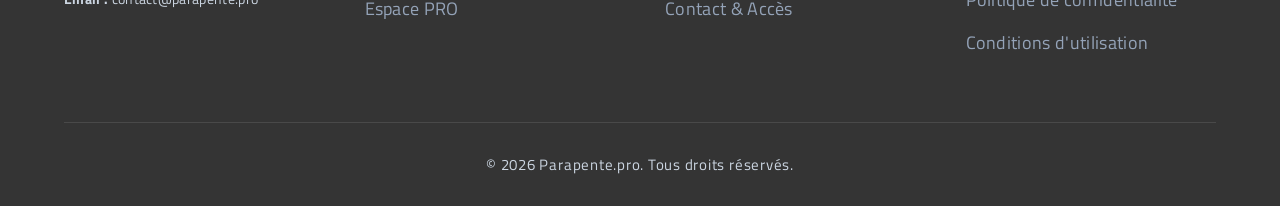
<file: contact.html>
<!DOCTYPE html>
<html lang="fr">
<head>
    <meta charset="UTF-8">
    <meta name="viewport" content="width=device-width, initial-scale=1.0">
    <title>Contact — Parapente.pro</title>
    <meta name="description" content="Contactez l'école Parapente.pro à Barrême pour réserver un stage ou poser vos questions.">
    <link rel="preconnect" href="https://fonts.googleapis.com">
    <link rel="preconnect" href="https://fonts.gstatic.com" crossorigin>
    <link href="https://fonts.googleapis.com/css2?family=Titillium+Web:wght@300;400;600;700&display=swap" rel="stylesheet">
    <link rel="icon" type="image/png" href="assets/logo_parapentepro.png">
    <link rel="stylesheet" href="styles.css">
</head>
<body>

<!-- ── NAVBAR ── -->
<nav class="navbar">
    <a href="index.html" class="nav-brand">
        <img src="assets/logo_parapentepro.png" alt="Parapente.pro — École de parapente">
        <div>
            <div class="nav-brand-text">Parapente.pro</div>
            <div class="nav-brand-sub">École &amp; Progression APPI</div>
        </div>
    </a>
    <button class="nav-toggle" aria-label="Menu" aria-expanded="false">
        <svg width="24" height="24" viewBox="0 0 24 24" fill="none" stroke="currentColor" stroke-width="2"><line x1="3" y1="12" x2="21" y2="12"/><line x1="3" y1="6" x2="21" y2="6"/><line x1="3" y1="18" x2="21" y2="18"/></svg>
    </button>
    <div class="nav-links">
        <a href="index.html" class="nav-link">Accueil</a>
        <a href="appi.html" class="nav-link">L'École (APPI)</a>
        <a href="formations.html" class="nav-link">Formations</a>
        <a href="pro.html" class="nav-link">Espace PRO</a>
        <a href="calendrier.html" class="nav-link">Calendrier</a>
        <a href="tarifs.html" class="nav-link">Tarifs</a>
        <a href="contact.html" class="nav-link active btn btn-primary">Contact</a>
    </div>
</nav>

<div class="page-container">

    <header class="hero" style="background-image: url('assets/banner_appi.jpg'); padding: 60px 5%;">
        <div class="hero-content">
            <h1 class="hero-title">Contactez-nous</h1>
            <p class="hero-subtitle">Une question ? Une réservation ? Notre équipe est à votre écoute.</p>
        </div>
    </header>

    <section class="section section-light">
        <div class="contact-grid">
            
            <!-- Informations de contact direct -->
            <div>
                <h2 class="section-title-left">Nos Coordonnées</h2>
                
                <div class="contact-info">
                    <div class="contact-icon contact-icon-orange">
                        <svg width="24" height="24" fill="none" stroke="currentColor" stroke-width="2"><path d="M22 16.92v3a2 2 0 0 1-2.18 2 19.79 19.79 0 0 1-8.63-3.07 19.5 19.5 0 0 1-6-6 19.79 19.79 0 0 1-3.07-8.67A2 2 0 0 1 4.11 2h3a2 2 0 0 1 2 1.72 12.84 12.84 0 0 0 .7 2.81 2 2 0 0 1-.45 2.11L8.09 9.91a16 16 0 0 0 6 6l1.27-1.27a2 2 0 0 1 2.11-.45 12.84 12.84 0 0 0 2.81.7A2 2 0 0 1 22 16.92z"/></svg>
                    </div>
                    <div>
                        <h3>Téléphone / WhatsApp</h3>
                        <p>+33 6 00 00 00 00</p>
                    </div>
                </div>

                <div class="contact-info">
                    <div class="contact-icon contact-icon-blue">
                        <svg width="24" height="24" fill="none" stroke="currentColor" stroke-width="2"><path d="M4 4h16c1.1 0 2 .9 2 2v12c0 1.1-.9 2-2 2H4c-1.1 0-2-.9-2-2V6c0-1.1.9-2 2-2z"/><polyline points="22,6 12,13 2,6"/></svg>
                    </div>
                    <div>
                        <h3>E-mail</h3>
                        <p>contact@parapente.pro</p>
                    </div>
                </div>

                <div class="contact-info">
                    <div class="contact-icon contact-icon-gold">
                        <svg width="24" height="24" fill="none" stroke="currentColor" stroke-width="2"><path d="M21 10c0 7-9 13-9 13s-9-6-9-13a9 9 0 0 1 18 0z"/><circle cx="12" cy="10" r="3"/></svg>
                    </div>
                    <div>
                        <h3>École (Lieu de RDV)</h3>
                        <p>Lieu-dit Le Village<br>04330 Barrême, France</p>
                    </div>
                </div>
            </div>

            <!-- Formulaire -->
            <div class="card" style="padding: 32px;">
                <h3 class="section-title-left" style="font-size: 1.5rem;">Envoyez-nous un message</h3>
                <form action="#" method="POST" data-contact-form>
                    <div class="form-group">
                        <label class="form-label" for="nom">Nom & Prénom</label>
                        <input type="text" id="nom" class="form-control" placeholder="Votre nom" required>
                    </div>
                    <div class="form-group">
                        <label class="form-label" for="email">E-mail</label>
                        <input type="email" id="email" class="form-control" placeholder="votre@email.com" required>
                    </div>
                    <div class="form-group">
                        <label class="form-label" for="sujet">Sujet / Intérêt</label>
                        <select id="sujet" class="form-control" required>
                            <option value="">Sélectionnez un sujet...</option>
                            <option value="stage_loisir">Renseignement - Stage Loisir</option>
                            <option value="siv">Inscription - Stage SIV</option>
                            <option value="pro">Candidature - Formation PRO</option>
                            <option value="autre">Autre demande</option>
                        </select>
                    </div>
                    <div class="form-group">
                        <label class="form-label" for="message">Message</label>
                        <textarea id="message" class="form-control" placeholder="Détaillez votre demande (niveau actuel, dates souhaitées...)" required></textarea>
                    </div>
                    <button type="submit" class="btn btn-primary w-full">Envoyer le message</button>
                    <div class="form-success">✓ Message envoyé avec succès ! Nous vous répondrons dans les plus brefs délais.</div>
                </form>
            </div>

        </div>
    </section>

</div>

<!-- ── FOOTER ── -->
<footer class="footer">
    <div class="footer-grid">
        <div class="footer-col">
            <h4>Parapente.pro</h4>
            <p>École de parapente certifiée APPI.<br>Barrême, France.</p>
            <p style="margin-top: 10px;">
                <strong>WhatsApp :</strong> +33 6 00 00 00 00<br>
                <strong>Email :</strong> contact@parapente.pro
            </p>
        </div>
        <div class="footer-col">
            <h4>Liens utiles</h4>
            <ul>
                <li><a href="appi.html">Le Système APPI</a></li>
                <li><a href="formations.html">Formations</a></li>
                <li><a href="pro.html">Espace PRO</a></li>
            </ul>
        </div>
        <div class="footer-col">
            <h4>Pratique</h4>
            <ul>
                <li><a href="calendrier.html">Calendrier</a></li>
                <li><a href="tarifs.html">Tarifs</a></li>
                <li><a href="contact.html">Contact & Accès</a></li>
            </ul>
        </div>
        <div class="footer-col">
            <h4>Informations légales</h4>
            <ul>
                <li><a href="mentions-legales.html">Mentions légales</a></li>
                <li><a href="politique-confidentialite.html">Politique de confidentialité</a></li>
                <li><a href="conditions-utilisation.html">Conditions d'utilisation</a></li>
            </ul>
        </div>
    </div>
    <div class="footer-bottom">
        &copy; 2026 Parapente.pro. Tous droits réservés.
    </div>
</footer>

<script src="assets/main.js"></script>
</body>
</html>
</file>
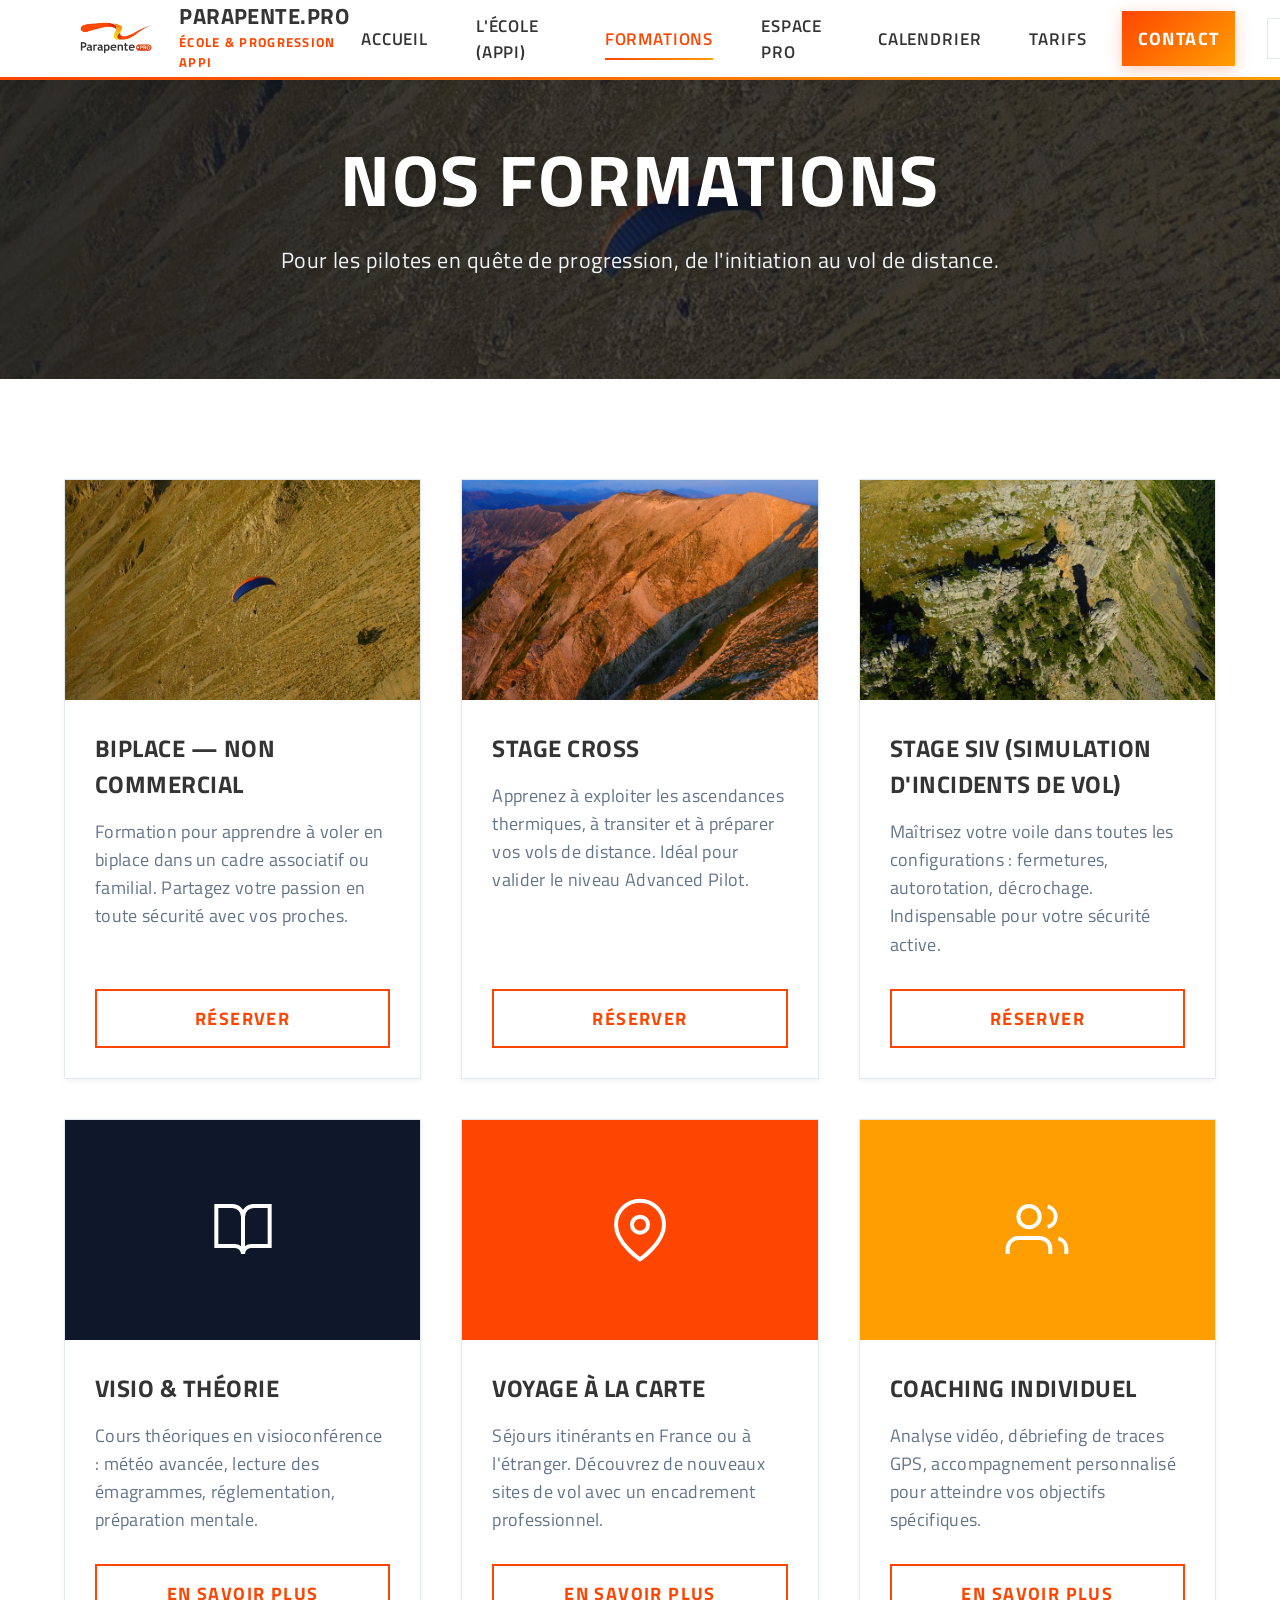
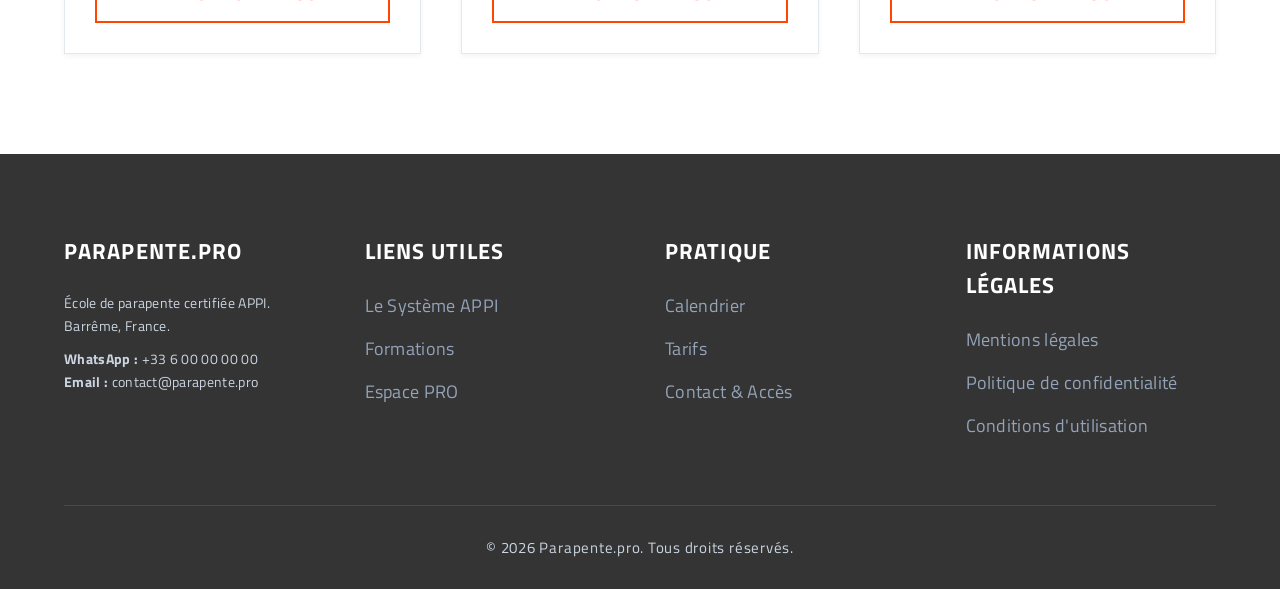
<file: formations.html>
<!DOCTYPE html>
<html lang="fr">
<head>
    <meta charset="UTF-8">
    <meta name="viewport" content="width=device-width, initial-scale=1.0">
    <title>Formations — Parapente.pro</title>
    <meta name="description" content="Stages de parapente loisir : biplace, cross, SIV, visio, voyages et coaching individuel à Barrême.">
    <link rel="preconnect" href="https://fonts.googleapis.com">
    <link rel="preconnect" href="https://fonts.gstatic.com" crossorigin>
    <link href="https://fonts.googleapis.com/css2?family=Titillium+Web:wght@300;400;600;700&display=swap" rel="stylesheet">
    <link rel="icon" type="image/png" href="assets/logo_parapentepro.png">
    <link rel="stylesheet" href="styles.css">
</head>
<body>

<!-- ── NAVBAR ── -->
<nav class="navbar">
    <a href="index.html" class="nav-brand">
        <img src="assets/logo_parapentepro.png" alt="Parapente.pro — École de parapente">
        <div>
            <div class="nav-brand-text">Parapente.pro</div>
            <div class="nav-brand-sub">École &amp; Progression APPI</div>
        </div>
    </a>
    <button class="nav-toggle" aria-label="Menu" aria-expanded="false">
        <svg width="24" height="24" viewBox="0 0 24 24" fill="none" stroke="currentColor" stroke-width="2"><line x1="3" y1="12" x2="21" y2="12"/><line x1="3" y1="6" x2="21" y2="6"/><line x1="3" y1="18" x2="21" y2="18"/></svg>
    </button>
    <div class="nav-links">
        <a href="index.html" class="nav-link">Accueil</a>
        <a href="appi.html" class="nav-link">L'École (APPI)</a>
        <a href="formations.html" class="nav-link active">Formations</a>
        <a href="pro.html" class="nav-link">Espace PRO</a>
        <a href="calendrier.html" class="nav-link">Calendrier</a>
        <a href="tarifs.html" class="nav-link">Tarifs</a>
        <a href="contact.html" class="nav-link btn btn-primary">Contact</a>
    </div>
</nav>

<div class="page-container">

    <header class="hero" style="background-image: url('assets/lvl_student.jpg'); padding: 60px 5%;">
        <div class="hero-content">
            <h1 class="hero-title">Nos Formations</h1>
            <p class="hero-subtitle">Pour les pilotes en quête de progression, de l'initiation au vol de distance.</p>
        </div>
    </header>

    <section class="section section-light">
        <div class="grid-cards">
            
            <div class="card">
                <div class="card-img" style="background-image: url('assets/lvl_student.jpg');"></div>
                <div class="card-content">
                    <h3 class="card-title">Biplace — Non commercial</h3>
                    <p class="card-desc">Formation pour apprendre à voler en biplace dans un cadre associatif ou familial. Partagez votre passion en toute sécurité avec vos proches.</p>
                    <a href="contact.html" class="btn btn-outline">Réserver</a>
                </div>
            </div>

            <div class="card">
                <div class="card-img" style="background-image: url('assets/lvl_pilot.jpg');"></div>
                <div class="card-content">
                    <h3 class="card-title">Stage Cross</h3>
                    <p class="card-desc">Apprenez à exploiter les ascendances thermiques, à transiter et à préparer vos vols de distance. Idéal pour valider le niveau Advanced Pilot.</p>
                    <a href="contact.html" class="btn btn-outline">Réserver</a>
                </div>
            </div>

            <div class="card">
                <div class="card-img" style="background-image: url('assets/lvl_expert.jpg');"></div>
                <div class="card-content">
                    <h3 class="card-title">Stage SIV (Simulation d'Incidents de Vol)</h3>
                    <p class="card-desc">Maîtrisez votre voile dans toutes les configurations : fermetures, autorotation, décrochage. Indispensable pour votre sécurité active.</p>
                    <a href="contact.html" class="btn btn-outline">Réserver</a>
                </div>
            </div>

            <div class="card">
                <div class="card-img-icon" style="background-color: #0F172A;">
                    <svg width="64" height="64" fill="none" stroke="white" stroke-width="1.5" viewBox="0 0 24 24"><path d="M2 3h6a4 4 0 0 1 4 4v14a3 3 0 0 0-3-3H2z"/><path d="M22 3h-6a4 4 0 0 0-4 4v14a3 3 0 0 1 3-3h7z"/></svg>
                </div>
                <div class="card-content">
                    <h3 class="card-title">Visio & Théorie</h3>
                    <p class="card-desc">Cours théoriques en visioconférence : météo avancée, lecture des émagrammes, réglementation, préparation mentale.</p>
                    <a href="contact.html" class="btn btn-outline">En savoir plus</a>
                </div>
            </div>

            <div class="card">
                <div class="card-img-icon" style="background-color: var(--brand-orange);">
                    <svg width="64" height="64" fill="none" stroke="white" stroke-width="1.5" viewBox="0 0 24 24"><path d="M21 10c0 7-9 13-9 13s-9-6-9-13a9 9 0 0 1 18 0z"/><circle cx="12" cy="10" r="3"/></svg>
                </div>
                <div class="card-content">
                    <h3 class="card-title">Voyage à la carte</h3>
                    <p class="card-desc">Séjours itinérants en France ou à l'étranger. Découvrez de nouveaux sites de vol avec un encadrement professionnel.</p>
                    <a href="contact.html" class="btn btn-outline">En savoir plus</a>
                </div>
            </div>

            <div class="card">
                <div class="card-img-icon" style="background-color: var(--brand-gold);">
                    <svg width="64" height="64" fill="none" stroke="white" stroke-width="1.5" viewBox="0 0 24 24"><path d="M17 21v-2a4 4 0 0 0-4-4H5a4 4 0 0 0-4 4v2"/><circle cx="9" cy="7" r="4"/><path d="M23 21v-2a4 4 0 0 0-3-3.87"/><path d="M16 3.13a4 4 0 0 1 0 7.75"/></svg>
                </div>
                <div class="card-content">
                    <h3 class="card-title">Coaching Individuel</h3>
                    <p class="card-desc">Analyse vidéo, débriefing de traces GPS, accompagnement personnalisé pour atteindre vos objectifs spécifiques.</p>
                    <a href="contact.html" class="btn btn-outline">En savoir plus</a>
                </div>
            </div>

        </div>
    </section>

</div>

<!-- ── FOOTER ── -->
<footer class="footer">
    <div class="footer-grid">
        <div class="footer-col">
            <h4>Parapente.pro</h4>
            <p>École de parapente certifiée APPI.<br>Barrême, France.</p>
            <p style="margin-top: 10px;">
                <strong>WhatsApp :</strong> +33 6 00 00 00 00<br>
                <strong>Email :</strong> contact@parapente.pro
            </p>
        </div>
        <div class="footer-col">
            <h4>Liens utiles</h4>
            <ul>
                <li><a href="appi.html">Le Système APPI</a></li>
                <li><a href="formations.html">Formations</a></li>
                <li><a href="pro.html">Espace PRO</a></li>
            </ul>
        </div>
        <div class="footer-col">
            <h4>Pratique</h4>
            <ul>
                <li><a href="calendrier.html">Calendrier</a></li>
                <li><a href="tarifs.html">Tarifs</a></li>
                <li><a href="contact.html">Contact & Accès</a></li>
            </ul>
        </div>
        <div class="footer-col">
            <h4>Informations légales</h4>
            <ul>
                <li><a href="mentions-legales.html">Mentions légales</a></li>
                <li><a href="politique-confidentialite.html">Politique de confidentialité</a></li>
                <li><a href="conditions-utilisation.html">Conditions d'utilisation</a></li>
            </ul>
        </div>
    </div>
    <div class="footer-bottom">
        &copy; 2026 Parapente.pro. Tous droits réservés.
    </div>
</footer>

<script src="assets/main.js"></script>
</body>
</html>
</file>
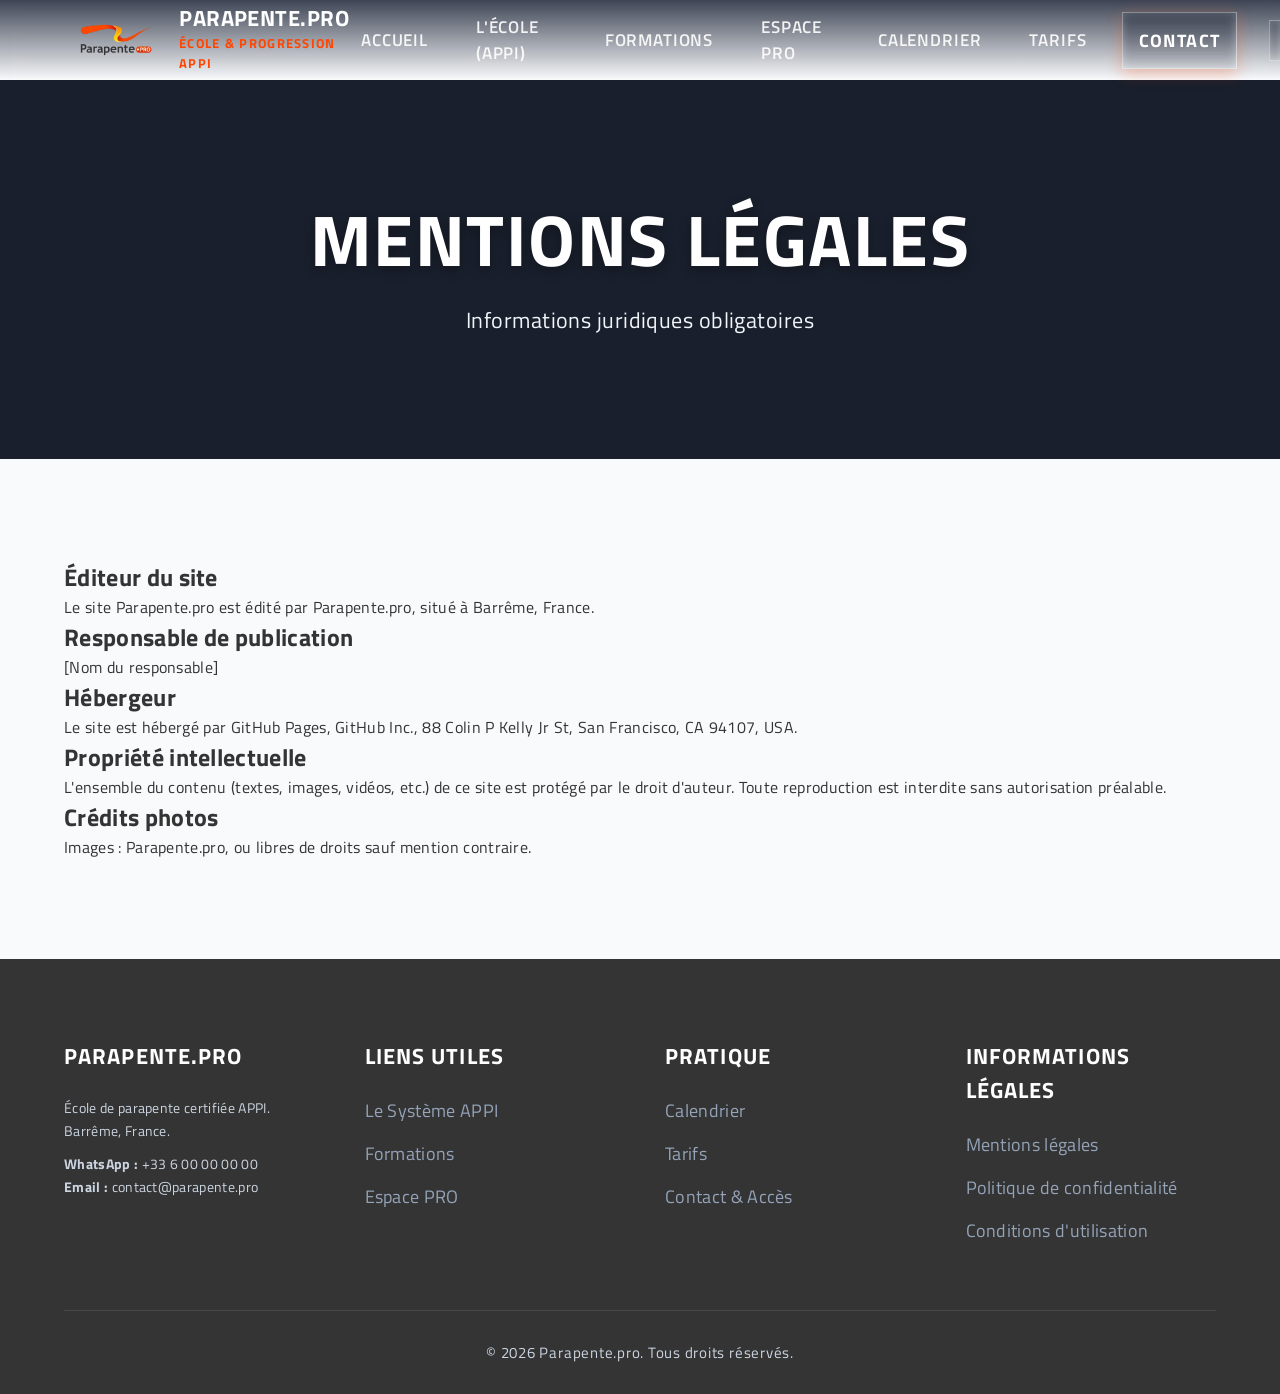
<file: mentions-legales.html>
<!DOCTYPE html>
<html lang="fr">
<head>
    <meta charset="UTF-8">
    <meta name="viewport" content="width=device-width, initial-scale=1.0">
    <title>Mentions Légales — Parapente.pro</title>
    <meta name="description" content="Mentions légales du site Parapente.pro">
    <link rel="preconnect" href="https://fonts.googleapis.com">
    <link rel="preconnect" href="https://fonts.gstatic.com" crossorigin>
    <link href="https://fonts.googleapis.com/css2?family=Titillium+Web:wght@300;400;600;700&display=swap" rel="stylesheet">
    <link rel="icon" type="image/png" href="assets/logo_parapentepro.png">
    <link rel="stylesheet" href="styles.css">
</head>
<body>

<!-- ── NAVBAR ── -->
<nav class="navbar transparent" id="navbar">
    <a href="index.html" class="nav-brand">
        <img src="assets/logo_parapentepro.png" alt="Parapente.pro — École de parapente">
        <div>
            <div class="nav-brand-text">Parapente.pro</div>
            <div class="nav-brand-sub">École &amp; Progression APPI</div>
        </div>
    </a>
    <button class="nav-toggle" aria-label="Menu" aria-expanded="false">
        <svg width="24" height="24" viewBox="0 0 24 24" fill="none" stroke="currentColor" stroke-width="2"><line x1="3" y1="12" x2="21" y2="12"/><line x1="3" y1="6" x2="21" y2="6"/><line x1="3" y1="18" x2="21" y2="18"/></svg>
    </button>
    <div class="nav-links">
        <a href="index.html" class="nav-link">Accueil</a>
        <a href="appi.html" class="nav-link">L'École (APPI)</a>
        <a href="formations.html" class="nav-link">Formations</a>
        <a href="pro.html" class="nav-link">Espace PRO</a>
        <a href="calendrier.html" class="nav-link">Calendrier</a>
        <a href="tarifs.html" class="nav-link">Tarifs</a>
        <a href="contact.html" class="nav-link btn btn-primary">Contact</a>
    </div>
</nav>

<div class="page-container">

    <!-- ── HERO BANNER ── -->
    <header class="hero">
        <div class="hero-content">
            <h1 class="hero-title">Mentions Légales</h1>
            <p class="hero-subtitle">Informations juridiques obligatoires</p>
        </div>
    </header>

    <section class="section">
        <h2>Éditeur du site</h2>
        <p>Le site Parapente.pro est édité par Parapente.pro, situé à Barrême, France.</p>
        
        <h2>Responsable de publication</h2>
        <p>[Nom du responsable]</p>
        
        <h2>Hébergeur</h2>
        <p>Le site est hébergé par GitHub Pages, GitHub Inc., 88 Colin P Kelly Jr St, San Francisco, CA 94107, USA.</p>
        
        <h2>Propriété intellectuelle</h2>
        <p>L'ensemble du contenu (textes, images, vidéos, etc.) de ce site est protégé par le droit d'auteur. Toute reproduction est interdite sans autorisation préalable.</p>
        
        <h2>Crédits photos</h2>
        <p>Images : Parapente.pro, ou libres de droits sauf mention contraire.</p>
    </section>

</div>

<!-- ── FOOTER ── -->
<footer class="footer">
    <div class="footer-grid">
        <div class="footer-col">
            <h4>Parapente.pro</h4>
            <p>École de parapente certifiée APPI.<br>Barrême, France.</p>
            <p style="margin-top: 10px;">
                <strong>WhatsApp :</strong> +33 6 00 00 00 00<br>
                <strong>Email :</strong> contact@parapente.pro
            </p>
        </div>
        <div class="footer-col">
            <h4>Liens utiles</h4>
            <ul>
                <li><a href="appi.html">Le Système APPI</a></li>
                <li><a href="formations.html">Formations</a></li>
                <li><a href="pro.html">Espace PRO</a></li>
            </ul>
        </div>
        <div class="footer-col">
            <h4>Pratique</h4>
            <ul>
                <li><a href="calendrier.html">Calendrier</a></li>
                <li><a href="tarifs.html">Tarifs</a></li>
                <li><a href="contact.html">Contact & Accès</a></li>
            </ul>
        </div>
        <div class="footer-col">
            <h4>Informations légales</h4>
            <ul>
                <li><a href="mentions-legales.html">Mentions légales</a></li>
                <li><a href="politique-confidentialite.html">Politique de confidentialité</a></li>
                <li><a href="conditions-utilisation.html">Conditions d'utilisation</a></li>
            </ul>
        </div>
    </div>
    <div class="footer-bottom">
        &copy; 2026 Parapente.pro. Tous droits réservés.
    </div>
</footer>

<script src="assets/main.js"></script>
</body>
</html>
</file>
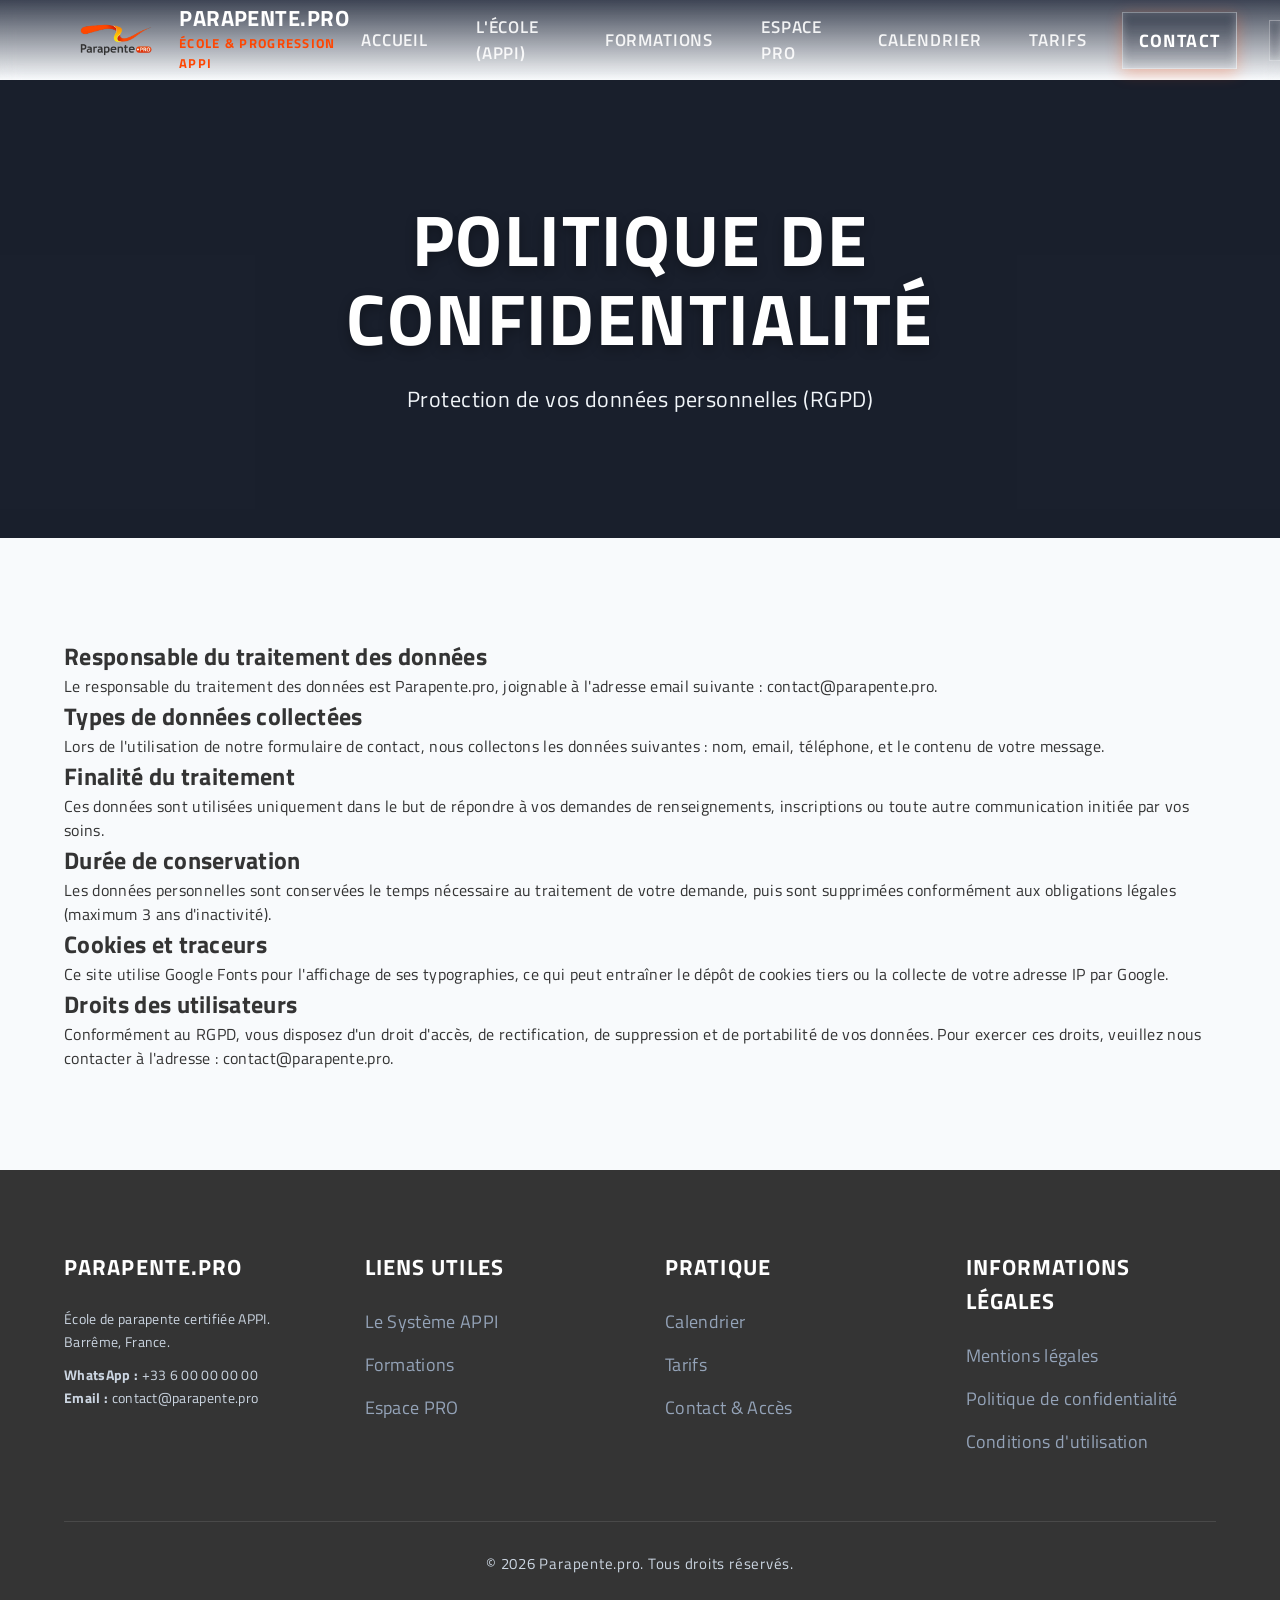
<file: politique-confidentialite.html>
<!DOCTYPE html>
<html lang="fr">
<head>
    <meta charset="UTF-8">
    <meta name="viewport" content="width=device-width, initial-scale=1.0">
    <title>Politique de Confidentialité — Parapente.pro</title>
    <meta name="description" content="Politique de confidentialité et protection des données de Parapente.pro">
    <link rel="preconnect" href="https://fonts.googleapis.com">
    <link rel="preconnect" href="https://fonts.gstatic.com" crossorigin>
    <link href="https://fonts.googleapis.com/css2?family=Titillium+Web:wght@300;400;600;700&display=swap" rel="stylesheet">
    <link rel="icon" type="image/png" href="assets/logo_parapentepro.png">
    <link rel="stylesheet" href="styles.css">
</head>
<body>

<!-- ── NAVBAR ── -->
<nav class="navbar transparent" id="navbar">
    <a href="index.html" class="nav-brand">
        <img src="assets/logo_parapentepro.png" alt="Parapente.pro — École de parapente">
        <div>
            <div class="nav-brand-text">Parapente.pro</div>
            <div class="nav-brand-sub">École &amp; Progression APPI</div>
        </div>
    </a>
    <button class="nav-toggle" aria-label="Menu" aria-expanded="false">
        <svg width="24" height="24" viewBox="0 0 24 24" fill="none" stroke="currentColor" stroke-width="2"><line x1="3" y1="12" x2="21" y2="12"/><line x1="3" y1="6" x2="21" y2="6"/><line x1="3" y1="18" x2="21" y2="18"/></svg>
    </button>
    <div class="nav-links">
        <a href="index.html" class="nav-link">Accueil</a>
        <a href="appi.html" class="nav-link">L'École (APPI)</a>
        <a href="formations.html" class="nav-link">Formations</a>
        <a href="pro.html" class="nav-link">Espace PRO</a>
        <a href="calendrier.html" class="nav-link">Calendrier</a>
        <a href="tarifs.html" class="nav-link">Tarifs</a>
        <a href="contact.html" class="nav-link btn btn-primary">Contact</a>
    </div>
</nav>

<div class="page-container">

    <!-- ── HERO BANNER ── -->
    <header class="hero">
        <div class="hero-content">
            <h1 class="hero-title">Politique de Confidentialité</h1>
            <p class="hero-subtitle">Protection de vos données personnelles (RGPD)</p>
        </div>
    </header>

    <section class="section">
        <h2>Responsable du traitement des données</h2>
        <p>Le responsable du traitement des données est Parapente.pro, joignable à l'adresse email suivante : contact@parapente.pro.</p>
        
        <h2>Types de données collectées</h2>
        <p>Lors de l'utilisation de notre formulaire de contact, nous collectons les données suivantes : nom, email, téléphone, et le contenu de votre message.</p>
        
        <h2>Finalité du traitement</h2>
        <p>Ces données sont utilisées uniquement dans le but de répondre à vos demandes de renseignements, inscriptions ou toute autre communication initiée par vos soins.</p>
        
        <h2>Durée de conservation</h2>
        <p>Les données personnelles sont conservées le temps nécessaire au traitement de votre demande, puis sont supprimées conformément aux obligations légales (maximum 3 ans d'inactivité).</p>
        
        <h2>Cookies et traceurs</h2>
        <p>Ce site utilise Google Fonts pour l'affichage de ses typographies, ce qui peut entraîner le dépôt de cookies tiers ou la collecte de votre adresse IP par Google.</p>
        
        <h2>Droits des utilisateurs</h2>
        <p>Conformément au RGPD, vous disposez d'un droit d'accès, de rectification, de suppression et de portabilité de vos données. Pour exercer ces droits, veuillez nous contacter à l'adresse : contact@parapente.pro.</p>
    </section>

</div>

<!-- ── FOOTER ── -->
<footer class="footer">
    <div class="footer-grid">
        <div class="footer-col">
            <h4>Parapente.pro</h4>
            <p>École de parapente certifiée APPI.<br>Barrême, France.</p>
            <p style="margin-top: 10px;">
                <strong>WhatsApp :</strong> +33 6 00 00 00 00<br>
                <strong>Email :</strong> contact@parapente.pro
            </p>
        </div>
        <div class="footer-col">
            <h4>Liens utiles</h4>
            <ul>
                <li><a href="appi.html">Le Système APPI</a></li>
                <li><a href="formations.html">Formations</a></li>
                <li><a href="pro.html">Espace PRO</a></li>
            </ul>
        </div>
        <div class="footer-col">
            <h4>Pratique</h4>
            <ul>
                <li><a href="calendrier.html">Calendrier</a></li>
                <li><a href="tarifs.html">Tarifs</a></li>
                <li><a href="contact.html">Contact & Accès</a></li>
            </ul>
        </div>
        <div class="footer-col">
            <h4>Informations légales</h4>
            <ul>
                <li><a href="mentions-legales.html">Mentions légales</a></li>
                <li><a href="politique-confidentialite.html">Politique de confidentialité</a></li>
                <li><a href="conditions-utilisation.html">Conditions d'utilisation</a></li>
            </ul>
        </div>
    </div>
    <div class="footer-bottom">
        &copy; 2026 Parapente.pro. Tous droits réservés.
    </div>
</footer>

<script src="assets/main.js"></script>
</body>
</html>
</file>
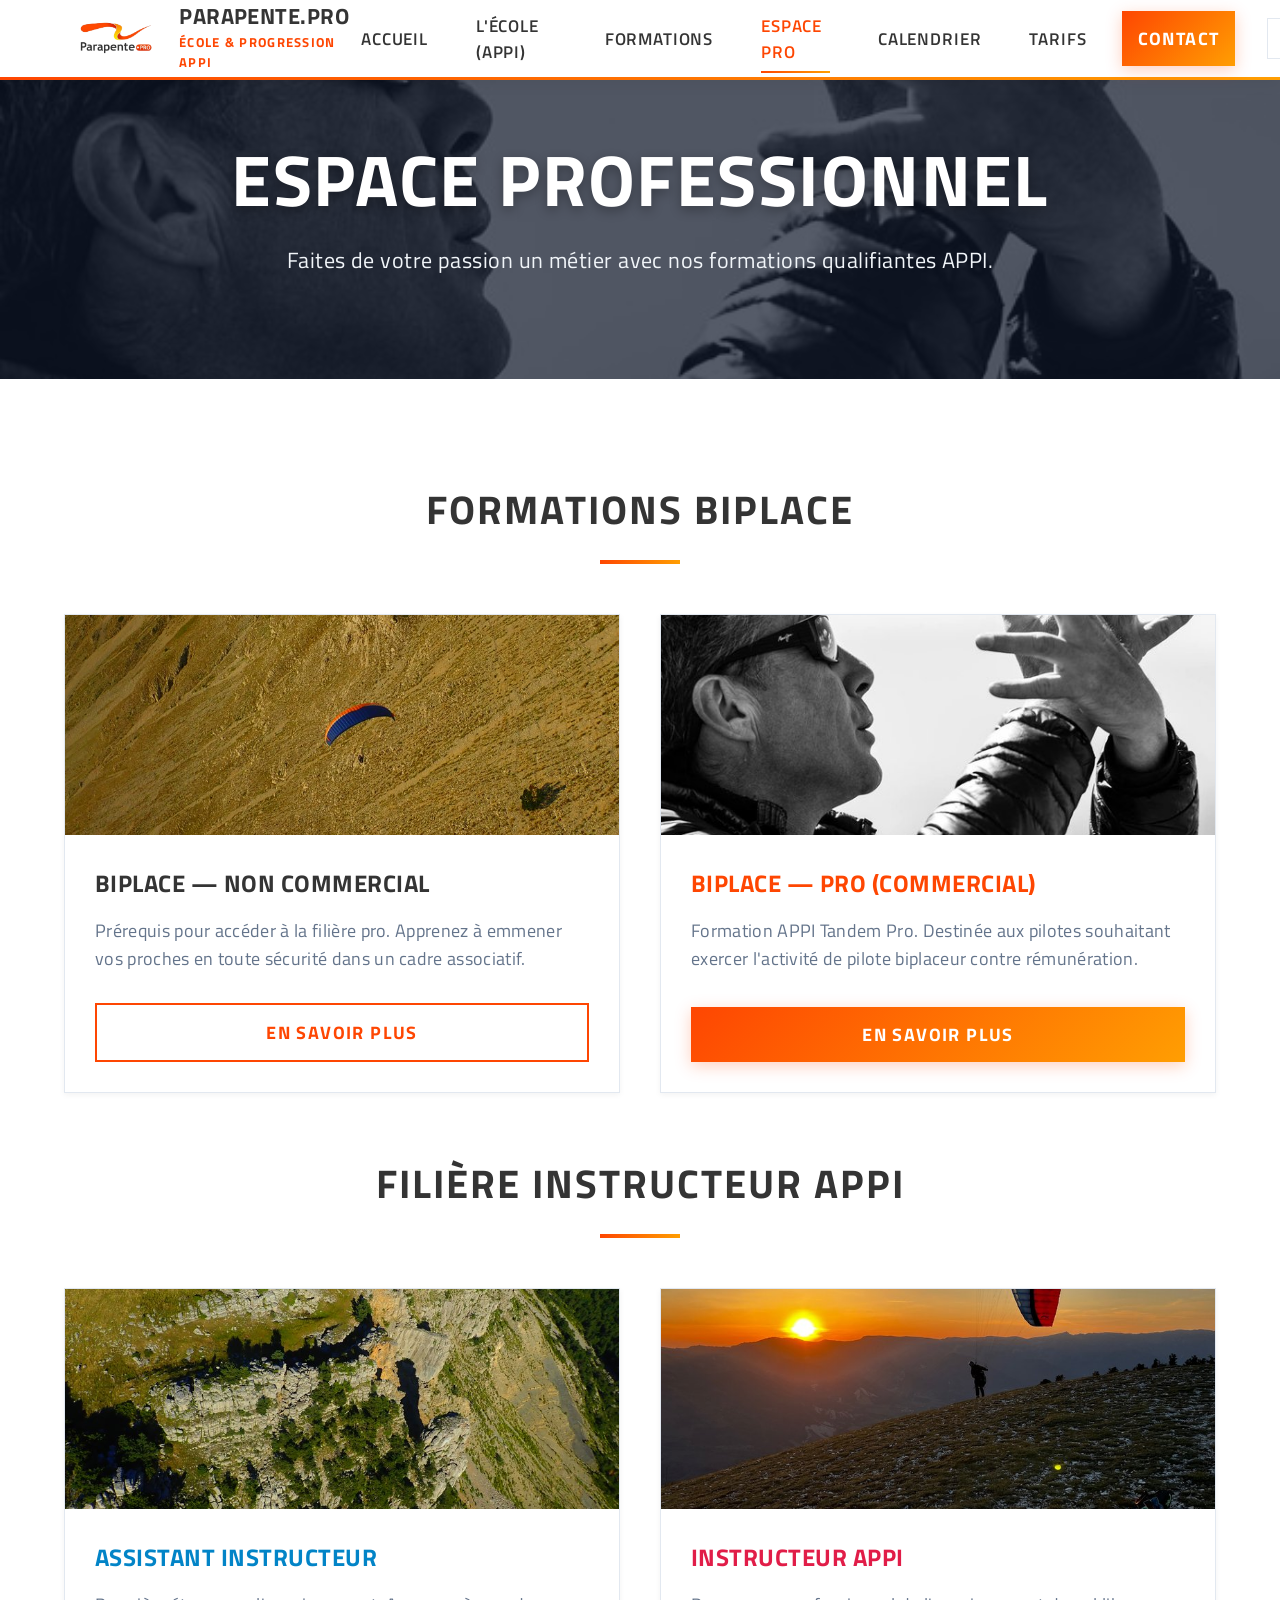
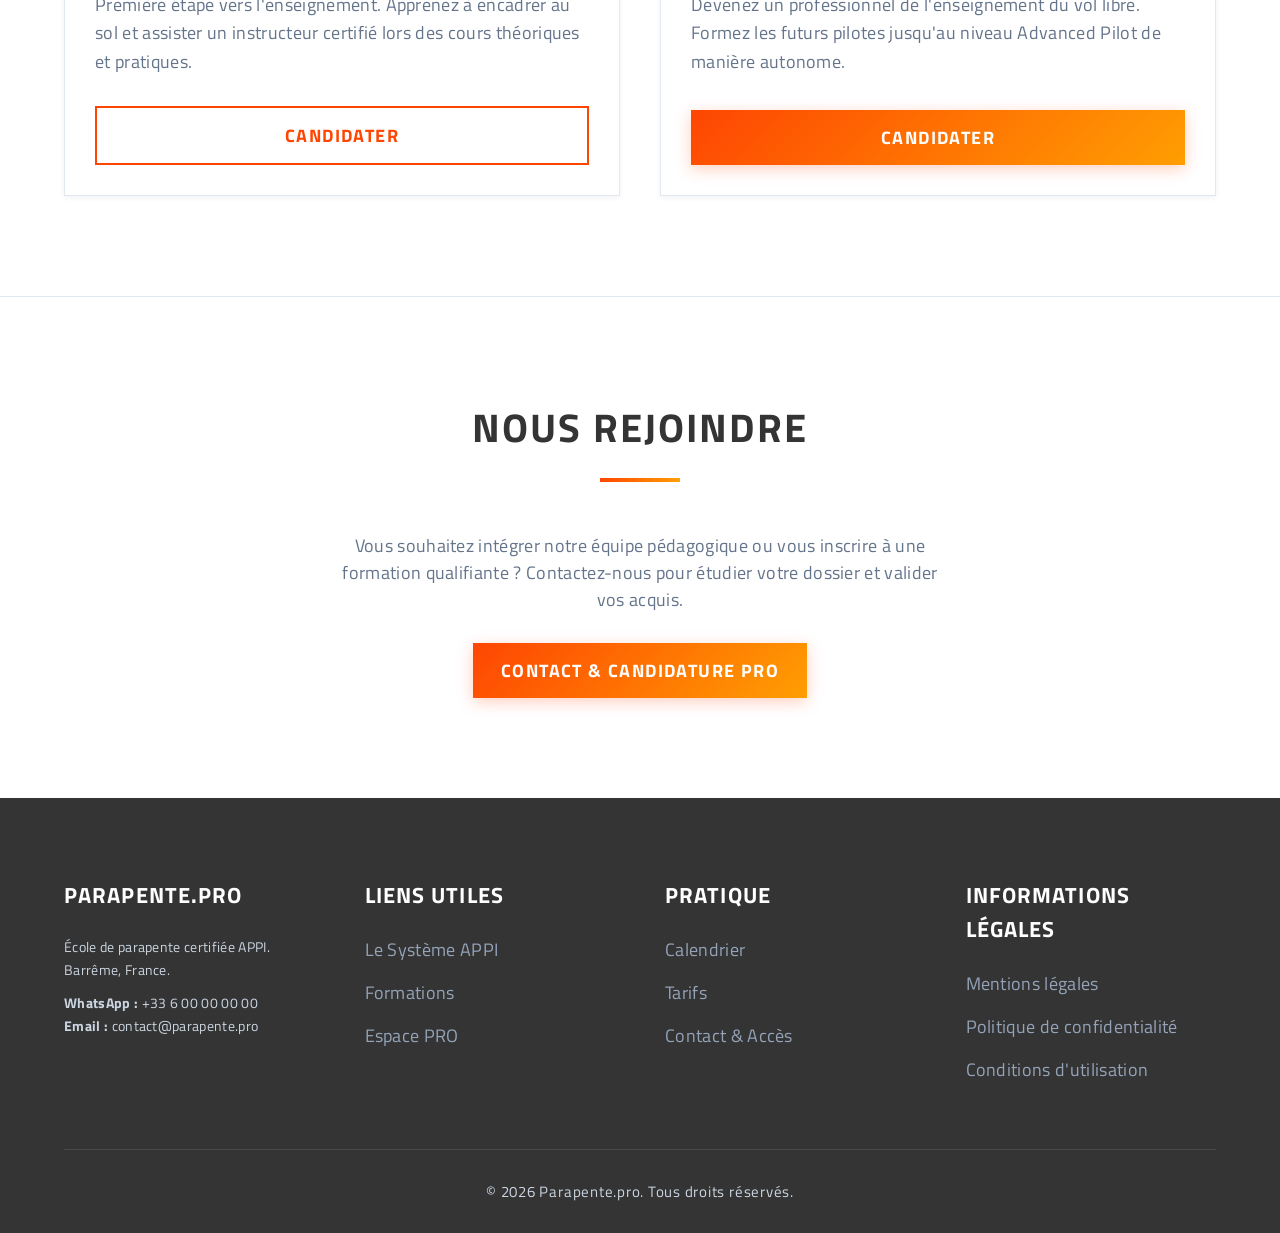
<file: pro.html>
<!DOCTYPE html>
<html lang="fr">
<head>
    <meta charset="UTF-8">
    <meta name="viewport" content="width=device-width, initial-scale=1.0">
    <title>Espace PRO — Parapente.pro</title>
    <meta name="description" content="Formations professionnelles APPI : biplace commercial, assistant instructeur et instructeur à Barrême.">
    <link rel="preconnect" href="https://fonts.googleapis.com">
    <link rel="preconnect" href="https://fonts.gstatic.com" crossorigin>
    <link href="https://fonts.googleapis.com/css2?family=Titillium+Web:wght@300;400;600;700&display=swap" rel="stylesheet">
    <link rel="icon" type="image/png" href="assets/logo_parapentepro.png">
    <link rel="stylesheet" href="styles.css">
</head>
<body>

<!-- ── NAVBAR ── -->
<nav class="navbar">
    <a href="index.html" class="nav-brand">
        <img src="assets/logo_parapentepro.png" alt="Parapente.pro — École de parapente">
        <div>
            <div class="nav-brand-text">Parapente.pro</div>
            <div class="nav-brand-sub">École &amp; Progression APPI</div>
        </div>
    </a>
    <button class="nav-toggle" aria-label="Menu" aria-expanded="false">
        <svg width="24" height="24" viewBox="0 0 24 24" fill="none" stroke="currentColor" stroke-width="2"><line x1="3" y1="12" x2="21" y2="12"/><line x1="3" y1="6" x2="21" y2="6"/><line x1="3" y1="18" x2="21" y2="18"/></svg>
    </button>
    <div class="nav-links">
        <a href="index.html" class="nav-link">Accueil</a>
        <a href="appi.html" class="nav-link">L'École (APPI)</a>
        <a href="formations.html" class="nav-link">Formations</a>
        <a href="pro.html" class="nav-link active">Espace PRO</a>
        <a href="calendrier.html" class="nav-link">Calendrier</a>
        <a href="tarifs.html" class="nav-link">Tarifs</a>
        <a href="contact.html" class="nav-link btn btn-primary">Contact</a>
    </div>
</nav>

<div class="page-container">

    <header class="hero" style="background-image: url('assets/lvl_instructor.jpg'); padding: 60px 5%;">
        <div class="hero-content">
            <h1 class="hero-title">Espace Professionnel</h1>
            <p class="hero-subtitle">Faites de votre passion un métier avec nos formations qualifiantes APPI.</p>
        </div>
    </header>

    <section class="section section-light">
        <h2 class="section-title">Formations Biplace</h2>
        <div class="grid-cards" style="margin-bottom: 60px;">
            <div class="card">
                <div class="card-img" style="background-image: url('assets/lvl_student.jpg');"></div>
                <div class="card-content">
                    <h3 class="card-title">Biplace — Non Commercial</h3>
                    <p class="card-desc">Prérequis pour accéder à la filière pro. Apprenez à emmener vos proches en toute sécurité dans un cadre associatif.</p>
                    <a href="contact.html" class="btn btn-outline">En savoir plus</a>
                </div>
            </div>
            
            <div class="card">
                <div class="card-img" style="background-image: url('assets/lvl_instructor.jpg');"></div>
                <div class="card-content">
                    <h3 class="card-title text-orange">Biplace — PRO (Commercial)</h3>
                    <p class="card-desc">Formation APPI Tandem Pro. Destinée aux pilotes souhaitant exercer l'activité de pilote biplaceur contre rémunération.</p>
                    <a href="contact.html" class="btn btn-primary">En savoir plus</a>
                </div>
            </div>
        </div>

        <h2 class="section-title">Filière Instructeur APPI</h2>
        <div class="grid-cards">
            <div class="card">
                <div class="card-img" style="background-image: url('assets/lvl_expert.jpg');"></div>
                <div class="card-content">
                    <h3 class="card-title text-blue">Assistant Instructeur</h3>
                    <p class="card-desc">Première étape vers l'enseignement. Apprenez à encadrer au sol et assister un instructeur certifié lors des cours théoriques et pratiques.</p>
                    <a href="contact.html" class="btn btn-outline">Candidater</a>
                </div>
            </div>
            
            <div class="card">
                <div class="card-img" style="background-image: url('assets/lvl_master.jpg');"></div>
                <div class="card-content">
                    <h3 class="card-title text-red">Instructeur APPI</h3>
                    <p class="card-desc">Devenez un professionnel de l'enseignement du vol libre. Formez les futurs pilotes jusqu'au niveau Advanced Pilot de manière autonome.</p>
                    <a href="contact.html" class="btn btn-primary">Candidater</a>
                </div>
            </div>
        </div>
    </section>

    <!-- Candidature -->
    <section class="section" style="background: var(--bg-card); text-align: center; border-top: 1px solid var(--border);">
        <h2 class="section-title">Nous rejoindre</h2>
        <p style="font-size: 1.1rem; max-width: 600px; margin: 0 auto 30px; color: var(--text-muted);">
            Vous souhaitez intégrer notre équipe pédagogique ou vous inscrire à une formation qualifiante ? Contactez-nous pour étudier votre dossier et valider vos acquis.
        </p>
        <a href="contact.html" class="btn btn-primary">Contact & Candidature PRO</a>
    </section>

</div>

<!-- ── FOOTER ── -->
<footer class="footer">
    <div class="footer-grid">
        <div class="footer-col">
            <h4>Parapente.pro</h4>
            <p>École de parapente certifiée APPI.<br>Barrême, France.</p>
            <p style="margin-top: 10px;">
                <strong>WhatsApp :</strong> +33 6 00 00 00 00<br>
                <strong>Email :</strong> contact@parapente.pro
            </p>
        </div>
        <div class="footer-col">
            <h4>Liens utiles</h4>
            <ul>
                <li><a href="appi.html">Le Système APPI</a></li>
                <li><a href="formations.html">Formations</a></li>
                <li><a href="pro.html">Espace PRO</a></li>
            </ul>
        </div>
        <div class="footer-col">
            <h4>Pratique</h4>
            <ul>
                <li><a href="calendrier.html">Calendrier</a></li>
                <li><a href="tarifs.html">Tarifs</a></li>
                <li><a href="contact.html">Contact & Accès</a></li>
            </ul>
        </div>
        <div class="footer-col">
            <h4>Informations légales</h4>
            <ul>
                <li><a href="mentions-legales.html">Mentions légales</a></li>
                <li><a href="politique-confidentialite.html">Politique de confidentialité</a></li>
                <li><a href="conditions-utilisation.html">Conditions d'utilisation</a></li>
            </ul>
        </div>
    </div>
    <div class="footer-bottom">
        &copy; 2026 Parapente.pro. Tous droits réservés.
    </div>
</footer>

<script src="assets/main.js"></script>
</body>
</html>
</file>
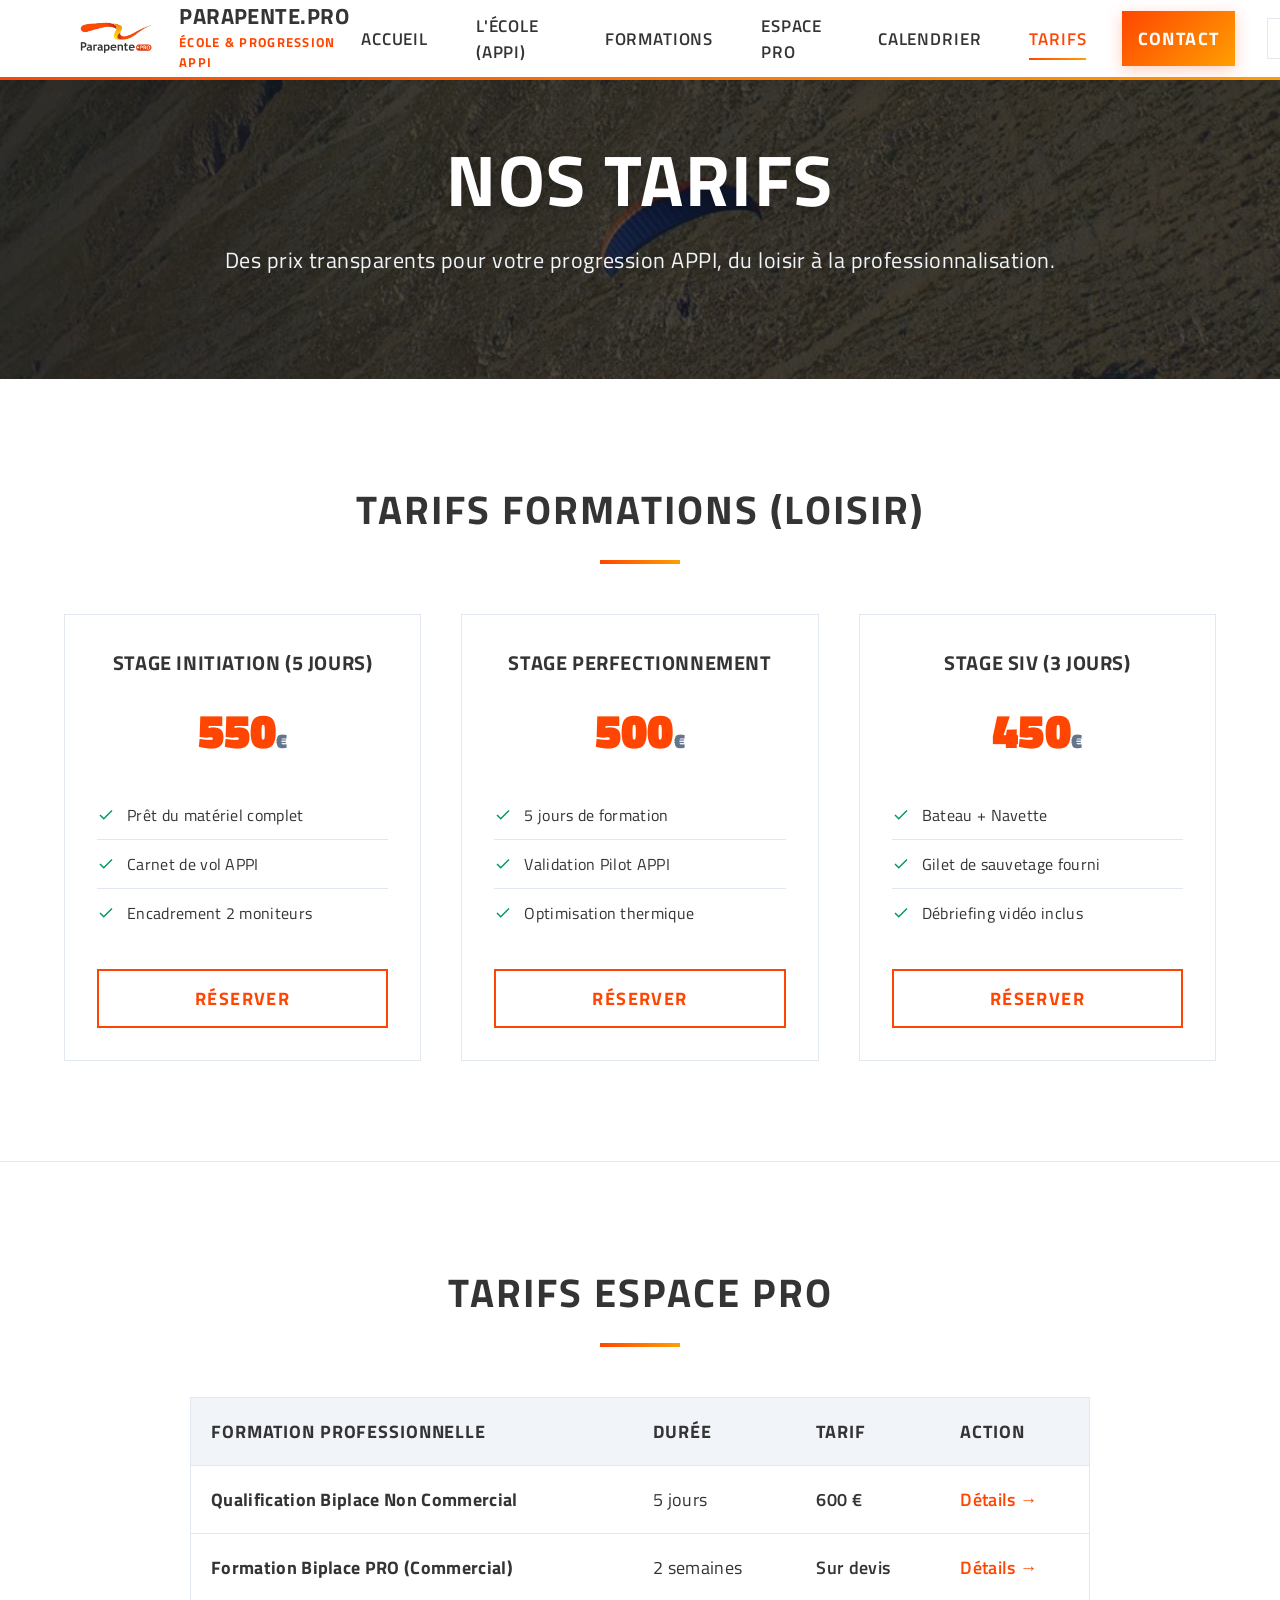
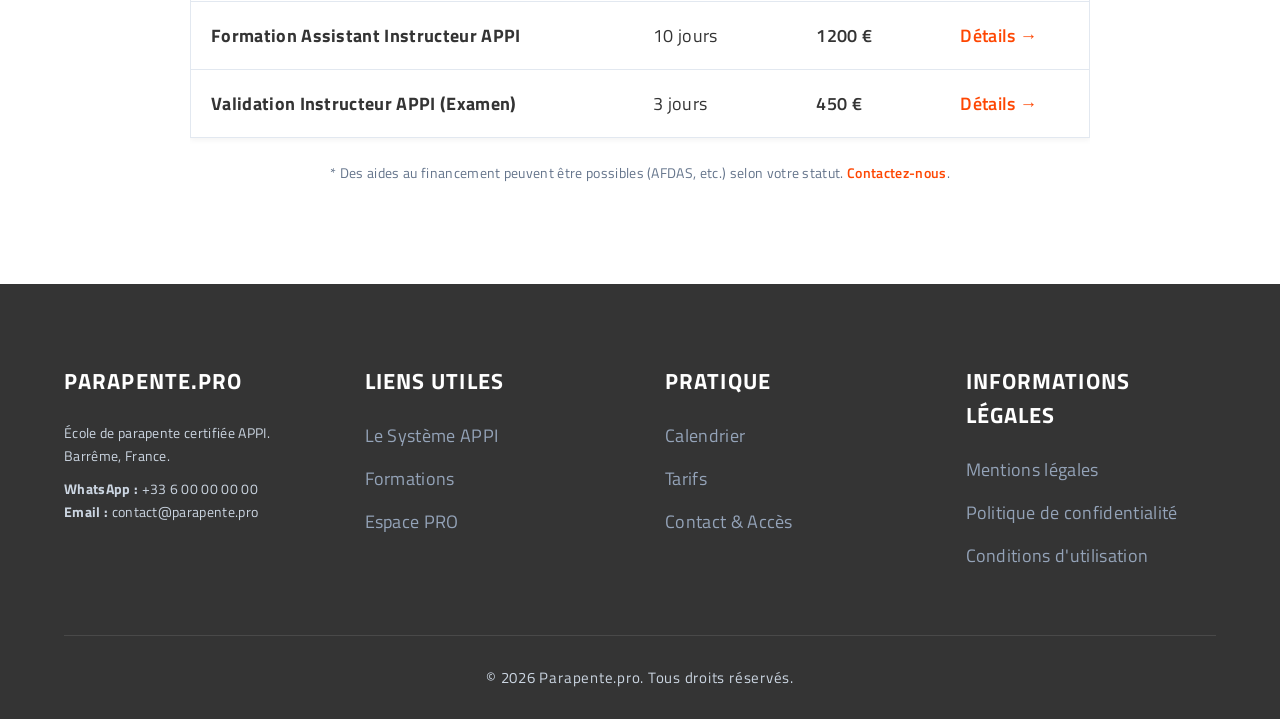
<file: tarifs.html>
<!DOCTYPE html>
<html lang="fr">
<head>
    <meta charset="UTF-8">
    <meta name="viewport" content="width=device-width, initial-scale=1.0">
    <title>Tarifs — Parapente.pro</title>
    <meta name="description" content="Tarifs transparents pour les formations parapente loisir et professionnelles APPI à Barrême.">
    <link rel="preconnect" href="https://fonts.googleapis.com">
    <link rel="preconnect" href="https://fonts.gstatic.com" crossorigin>
    <link href="https://fonts.googleapis.com/css2?family=Titillium+Web:wght@300;400;600;700&display=swap" rel="stylesheet">
    <link rel="icon" type="image/png" href="assets/logo_parapentepro.png">
    <link rel="stylesheet" href="styles.css">
</head>
<body>

<!-- ── NAVBAR ── -->
<nav class="navbar">
    <a href="index.html" class="nav-brand">
        <img src="assets/logo_parapentepro.png" alt="Parapente.pro — École de parapente">
        <div>
            <div class="nav-brand-text">Parapente.pro</div>
            <div class="nav-brand-sub">École &amp; Progression APPI</div>
        </div>
    </a>
    <button class="nav-toggle" aria-label="Menu" aria-expanded="false">
        <svg width="24" height="24" viewBox="0 0 24 24" fill="none" stroke="currentColor" stroke-width="2"><line x1="3" y1="12" x2="21" y2="12"/><line x1="3" y1="6" x2="21" y2="6"/><line x1="3" y1="18" x2="21" y2="18"/></svg>
    </button>
    <div class="nav-links">
        <a href="index.html" class="nav-link">Accueil</a>
        <a href="appi.html" class="nav-link">L'École (APPI)</a>
        <a href="formations.html" class="nav-link">Formations</a>
        <a href="pro.html" class="nav-link">Espace PRO</a>
        <a href="calendrier.html" class="nav-link">Calendrier</a>
        <a href="tarifs.html" class="nav-link active">Tarifs</a>
        <a href="contact.html" class="nav-link btn btn-primary">Contact</a>
    </div>
</nav>

<div class="page-container">

    <header class="hero" style="background-image: url('assets/lvl_student.jpg'); padding: 60px 5%;">
        <div class="hero-content">
            <h1 class="hero-title">Nos Tarifs</h1>
            <p class="hero-subtitle">Des prix transparents pour votre progression APPI, du loisir à la professionnalisation.</p>
        </div>
    </header>

    <section class="section section-light" id="formations">
        <h2 class="section-title">Tarifs Formations (Loisir)</h2>
        <div class="grid-cards">
            
            <div class="price-card">
                <h3 class="price-title">Stage Initiation (5 jours)</h3>
                <div class="price-amount">550<span>€</span></div>
                <ul class="price-list">
                    <li><svg width="18" height="18" viewBox="0 0 24 24" fill="none" stroke="currentColor" stroke-width="2"><polyline points="20 6 9 17 4 12"/></svg> Prêt du matériel complet</li>
                    <li><svg width="18" height="18" viewBox="0 0 24 24" fill="none" stroke="currentColor" stroke-width="2"><polyline points="20 6 9 17 4 12"/></svg> Carnet de vol APPI</li>
                    <li><svg width="18" height="18" viewBox="0 0 24 24" fill="none" stroke="currentColor" stroke-width="2"><polyline points="20 6 9 17 4 12"/></svg> Encadrement 2 moniteurs</li>
                </ul>
                <a href="contact.html" class="btn btn-outline w-full">Réserver</a>
            </div>

            <div class="price-card">
                <h3 class="price-title">Stage Perfectionnement</h3>
                <div class="price-amount">500<span>€</span></div>
                <ul class="price-list">
                    <li><svg width="18" height="18" viewBox="0 0 24 24" fill="none" stroke="currentColor" stroke-width="2"><polyline points="20 6 9 17 4 12"/></svg> 5 jours de formation</li>
                    <li><svg width="18" height="18" viewBox="0 0 24 24" fill="none" stroke="currentColor" stroke-width="2"><polyline points="20 6 9 17 4 12"/></svg> Validation Pilot APPI</li>
                    <li><svg width="18" height="18" viewBox="0 0 24 24" fill="none" stroke="currentColor" stroke-width="2"><polyline points="20 6 9 17 4 12"/></svg> Optimisation thermique</li>
                </ul>
                <a href="contact.html" class="btn btn-outline w-full">Réserver</a>
            </div>

            <div class="price-card">
                <h3 class="price-title">Stage SIV (3 jours)</h3>
                <div class="price-amount">450<span>€</span></div>
                <ul class="price-list">
                    <li><svg width="18" height="18" viewBox="0 0 24 24" fill="none" stroke="currentColor" stroke-width="2"><polyline points="20 6 9 17 4 12"/></svg> Bateau + Navette</li>
                    <li><svg width="18" height="18" viewBox="0 0 24 24" fill="none" stroke="currentColor" stroke-width="2"><polyline points="20 6 9 17 4 12"/></svg> Gilet de sauvetage fourni</li>
                    <li><svg width="18" height="18" viewBox="0 0 24 24" fill="none" stroke="currentColor" stroke-width="2"><polyline points="20 6 9 17 4 12"/></svg> Débriefing vidéo inclus</li>
                </ul>
                <a href="contact.html" class="btn btn-outline w-full">Réserver</a>
            </div>

        </div>
    </section>

    <section class="section" id="pro" style="background: var(--bg-card); border-top: 1px solid var(--border);">
        <h2 class="section-title">Tarifs Espace PRO</h2>
        <div class="table-container" style="max-width: 900px; margin: 0 auto;">
            <table>
                <thead>
                    <tr>
                        <th>Formation Professionnelle</th>
                        <th>Durée</th>
                        <th>Tarif</th>
                        <th>Action</th>
                    </tr>
                </thead>
                <tbody>
                    <tr>
                        <td><strong>Qualification Biplace Non Commercial</strong></td>
                        <td>5 jours</td>
                        <td class="text-bold">600 €</td>
                        <td><a href="contact.html" class="link-action">Détails &rarr;</a></td>
                    </tr>
                    <tr>
                        <td><strong>Formation Biplace PRO (Commercial)</strong></td>
                        <td>2 semaines</td>
                        <td class="text-bold">Sur devis</td>
                        <td><a href="contact.html" class="link-action">Détails &rarr;</a></td>
                    </tr>
                    <tr>
                        <td><strong>Formation Assistant Instructeur APPI</strong></td>
                        <td>10 jours</td>
                        <td class="text-bold">1200 €</td>
                        <td><a href="contact.html" class="link-action">Détails &rarr;</a></td>
                    </tr>
                    <tr>
                        <td><strong>Validation Instructeur APPI (Examen)</strong></td>
                        <td>3 jours</td>
                        <td class="text-bold">450 €</td>
                        <td><a href="contact.html" class="link-action">Détails &rarr;</a></td>
                    </tr>
                </tbody>
            </table>
            <p style="text-align: center; color: var(--text-muted); margin-top: 20px; font-size: 0.9rem;">
                * Des aides au financement peuvent être possibles (AFDAS, etc.) selon votre statut. <a href="contact.html" class="link-action">Contactez-nous</a>.
            </p>
        </div>
    </section>

</div>

<!-- ── FOOTER ── -->
<footer class="footer">
    <div class="footer-grid">
        <div class="footer-col">
            <h4>Parapente.pro</h4>
            <p>École de parapente certifiée APPI.<br>Barrême, France.</p>
            <p style="margin-top: 10px;">
                <strong>WhatsApp :</strong> +33 6 00 00 00 00<br>
                <strong>Email :</strong> contact@parapente.pro
            </p>
        </div>
        <div class="footer-col">
            <h4>Liens utiles</h4>
            <ul>
                <li><a href="appi.html">Le Système APPI</a></li>
                <li><a href="formations.html">Formations</a></li>
                <li><a href="pro.html">Espace PRO</a></li>
            </ul>
        </div>
        <div class="footer-col">
            <h4>Pratique</h4>
            <ul>
                <li><a href="calendrier.html">Calendrier</a></li>
                <li><a href="tarifs.html">Tarifs</a></li>
                <li><a href="contact.html">Contact & Accès</a></li>
            </ul>
        </div>
        <div class="footer-col">
            <h4>Informations légales</h4>
            <ul>
                <li><a href="mentions-legales.html">Mentions légales</a></li>
                <li><a href="politique-confidentialite.html">Politique de confidentialité</a></li>
                <li><a href="conditions-utilisation.html">Conditions d'utilisation</a></li>
            </ul>
        </div>
    </div>
    <div class="footer-bottom">
        &copy; 2026 Parapente.pro. Tous droits réservés.
    </div>
</footer>

<script src="assets/main.js"></script>
</body>
</html>
</file>
<file: styles.css>
/* ═══════════════════════════════════════════════════════════
   APPI PRO — styles.css
   Art Direction: Technical, Sharp & Professional (Carré / Geometric)
   Clean, architectural, sharp-edged, high contrast with Orange/Gold accents
═══════════════════════════════════════════════════════════ */

/* ── Custom Theme System ── */
:root {
    --bg-base:        #F8FAFC;
    --bg-card:        #FFFFFF;
    --bg-card-hover:  #F1F5F9;
    --bg-input:       #FFFFFF;
    --border:         #E2E8F0;
    --border-light:   #CBD5E1;

    --dark-grey:     #343434;
    --text-main:      #343434;
    --text-muted:     #64748B;
    --text-dim:       #94A3B8;

    /* Logo Accents */
    --brand-orange:      #fe4602;
    --brand-orange-glow: rgba(255, 80, 0, 0.08);
    --brand-gold:        #ff9e02;
    --brand-gold-glow:   rgba(255, 184, 0, 0.1);
    
    /* Standard levels accents */
    --brand-blue:      #0284C7;
    --brand-blue-glow: rgba(2, 132, 199, 0.08);
    --brand-red:       #E11D48;
    --red:             #E11D48;

    --green:          #059669;

    --shadow-sm:  0 2px 6px rgba(0, 0, 0, 0.05);
    --shadow-md:  0 6px 20px rgba(0, 0, 0, 0.08);

    --font-body:    'Titillium Web', sans-serif;
    --font-heading: 'Titillium Web', sans-serif;
    --transition:   0.3s ease-in-out;
}

/* ── Reset & Global ── */
*, *::before, *::after { 
    box-sizing: border-box; 
    margin: 0; 
    padding: 0; 
    border-radius: 0 !important; /* Force sharp square corners globally for DA consistency */
}

html { font-size: 16px; scroll-behavior: smooth; }
body {
    font-family: var(--font-body);
    background: var(--bg-base);
    color: var(--text-main);
    min-height: 100vh;
    display: flex;
    flex-direction: column;
    overflow-x: hidden;
    letter-spacing: 0.02em;
    font-weight: 500;
}

a {
    text-decoration: none;
    color: inherit;
    transition: color var(--transition);
}
a:hover {
    color: var(--brand-orange);
}

/* ── Top Navigation (Navbar) ── */
.navbar {
    background: rgba(255, 255, 255, 0.98);
    backdrop-filter: blur(10px);
    border-bottom: 3px solid var(--brand-orange);
    border-image: linear-gradient(to right, var(--brand-orange), var(--brand-gold)) 1;
    box-shadow: 0 4px 15px rgba(0,0,0,0.05);
    position: fixed;
    top: 0;
    left: 0;
    right: 0;
    z-index: 1000;
    padding: 0 5%;
    display: flex;
    justify-content: space-between;
    align-items: center;
    height: 80px;
    transition: all 0.4s cubic-bezier(0.4, 0, 0.2, 1);
}

/* Dynamic transparent navbar for homepage */
.navbar.transparent {
    background: linear-gradient(to bottom, rgba(15, 23, 42, 0.8) 0%, transparent 100%);
    border-bottom: none;
    box-shadow: none;
}
.navbar.transparent .nav-brand-text {
    color: #FFFFFF;
}
.navbar.transparent .nav-link {
    color: rgba(255, 255, 255, 0.9);
}
.navbar.transparent .nav-link:hover,
.navbar.transparent .nav-link.active {
    color: var(--brand-orange);
}
.navbar.transparent .btn-primary { 
    box-shadow: 0 4px 15px rgba(254, 70, 2, 0.3); 
    transform: translateY(0);
    background: rgba(255, 255, 255, 0.1);
    border: 1px solid rgba(255, 255, 255, 0.3);
    color: #FFFFFF !important;
    backdrop-filter: blur(5px);
}
.navbar.transparent .btn-primary:hover {
    background: linear-gradient(to right, var(--brand-orange), var(--brand-gold));
    border-color: var(--brand-orange);
}

/* Dynamic solid navbar (when scrolled) */
.navbar.scrolled {
    background: rgba(255, 255, 255, 0.98);
    backdrop-filter: blur(10px);
    border-bottom: 3px solid var(--brand-orange);
    border-image: linear-gradient(to right, var(--brand-orange), var(--brand-gold)) 1;
    box-shadow: 0 10px 30px rgba(0,0,0,0.08);
}

.nav-brand {
    display: flex;
    align-items: center;
    gap: 12px;
}
.nav-brand img {
    height: 65px;
    width: auto;
    transition: transform var(--transition);
}
.nav-brand:hover img {
    transform: scale(1.05);
}
.nav-brand-text {
    font-family: var(--font-heading);
    font-size: 1.4rem;
    font-weight: 700;
    color: var(--dark-grey);
    letter-spacing: 0.02em;
    line-height: 1;
    text-transform: uppercase;
}
.nav-brand-sub {
    font-family: var(--font-body);
    font-size: 0.8rem;
    color: var(--brand-orange);
    font-weight: 700;
    text-transform: uppercase;
    letter-spacing: 0.1em;
    margin-top: 4px;
}

.nav-links {
    display: flex;
    align-items: center;
    gap: 24px;
}
.nav-link {
    font-family: var(--font-heading);
    font-size: 1.05rem;
    font-weight: 600;
    color: var(--text-main);
    padding: 8px 12px;
    text-transform: uppercase;
    letter-spacing: 0.05em;
    position: relative;
}
.nav-link::after {
    content: '';
    position: absolute;
    bottom: 0;
    left: 12px;
    right: 12px;
    height: 2px;
    background: linear-gradient(to right, var(--brand-orange), var(--brand-gold));
    transform: scaleX(0);
    transition: transform 0.3s ease;
    transform-origin: right;
}
.nav-link:hover::after,
.nav-link.active::after {
    transform: scaleX(1);
    transform-origin: left;
}
.nav-link.btn::after {
    display: none;
}
.nav-link.active {
    color: var(--brand-orange);
}
.nav-link:hover {
    color: var(--brand-orange);
}

.nav-toggle {
    display: none;
    background: none;
    border: none;
    cursor: pointer;
    color: var(--dark-grey);
}

/* ── Language Selector Widget (Header top right, Sharp Square DA) ── */
.lang-selector {
    position: relative;
    display: inline-block;
    margin-left: 8px;
}

.lang-btn {
    background: var(--bg-card);
    border: 1px solid var(--border);
    padding: 8px 14px;
    font-family: var(--font-heading);
    font-size: 0.95rem;
    font-weight: 700;
    color: var(--dark-grey);
    cursor: pointer;
    display: flex;
    align-items: center;
    gap: 8px;
    transition: all var(--transition);
    text-transform: uppercase;
    letter-spacing: 0.05em;
}
.navbar.transparent .lang-btn {
    background: rgba(255, 255, 255, 0.1);
    border-color: rgba(255, 255, 255, 0.3);
    color: white;
    backdrop-filter: blur(5px);
}
.lang-btn:hover,
.lang-selector.open .lang-btn {
    border-color: var(--brand-orange);
    color: var(--brand-orange);
}
.navbar.transparent .lang-btn:hover,
.navbar.transparent .lang-selector.open .lang-btn {
    background: rgba(255, 255, 255, 0.2);
    color: white;
}

.lang-dropdown {
    display: none;
    position: absolute;
    top: calc(100% + 4px);
    right: 0;
    background: var(--bg-card);
    border: 1px solid var(--border);
    box-shadow: var(--shadow-md);
    min-width: 150px;
    z-index: 1005;
}
.lang-selector.open .lang-dropdown {
    display: block;
}

.lang-option {
    width: 100%;
    border: none;
    background: transparent;
    padding: 10px 16px;
    font-family: var(--font-heading);
    font-size: 0.95rem;
    font-weight: 600;
    color: var(--dark-grey);
    text-align: left;
    cursor: pointer;
    display: flex;
    align-items: center;
    gap: 10px;
    transition: background var(--transition), color var(--transition);
}
.lang-option:hover {
    background: var(--bg-card-hover);
    color: var(--brand-orange);
}
.lang-option.active {
    font-weight: 700;
    color: var(--brand-orange);
    background: var(--brand-orange-glow);
}

/* Complete Root-Cause Elimination of all Google Translate Popups, Banners, Tooltips & Overlays */
#goog-gt-tt,
#goog-gt-vt,
.goog-te-banner-frame,
.goog-te-balloon-frame,
.goog-te-menu-frame,
.goog-tooltip,
.goog-tooltip:hover,
.goog-text-highlight,
.goog-te-spinner-pos,
iframe[class*="goog"],
iframe[id*="goog"],
div[class*="VIpgJd"],
div[id*="VIpgJd"],
div[class*="goog-te"],
div[id*="goog-gt"] {
    display: none !important;
    visibility: hidden !important;
    opacity: 0 !important;
    pointer-events: none !important;
    position: absolute !important;
    top: -9999px !important;
    left: -9999px !important;
    width: 0 !important;
    height: 0 !important;
    max-height: 0 !important;
    max-width: 0 !important;
    overflow: hidden !important;
}

body {
    top: 0px !important;
    position: static !important;
    margin-top: 0px !important;
}

html {
    top: 0px !important;
    margin-top: 0px !important;
}

#google_translate_element,
.goog-te-gadget,
.goog-te-combo {
    display: none !important;
    width: 0 !important;
    height: 0 !important;
    opacity: 0 !important;
}

.skiptranslate {
    display: inline !important;
}

.goog-text-highlight {
    background-color: transparent !important;
    box-shadow: none !important;
    border: none !important;
}

/* ── Page Container ── */
.page-container {
    flex: 1;
    display: flex;
    flex-direction: column;
    padding-top: 80px;
}
.page-container.no-padding {
    padding-top: 0;
}

/* ── Hero Banners ── */
.hero-fullscreen {
    position: relative;
    height: 100vh;
    display: flex;
    align-items: center;
    justify-content: center;
    background-size: cover;
    background-position: center;
    background-attachment: fixed;
    color: white;
    text-align: center;
    overflow: hidden;
}
.hero-fullscreen::before {
    content: '';
    position: absolute;
    inset: 0;
    background: linear-gradient(to bottom, rgba(15, 23, 42, 0.4), rgba(15, 23, 42, 0.8));
    z-index: 1;
}

.hero {
    position: relative;
    padding: 120px 5% 80px;
    background-color: var(--dark-grey);
    background-size: cover;
    background-position: center;
    color: white;
    text-align: center;
}
.hero::before {
    content: '';
    position: absolute;
    inset: 0;
    background: rgba(15, 23, 42, 0.7);
}

.hero-content {
    position: relative;
    z-index: 2;
    max-width: 900px;
    margin: 0 auto;
}
.hero-title {
    font-family: var(--font-heading);
    font-size: 4.5rem;
    font-weight: 700;
    margin-bottom: 24px;
    line-height: 1.1;
    text-transform: uppercase;
    letter-spacing: 0.02em;
    text-shadow: 0 4px 12px rgba(0,0,0,0.3);
}
.hero-subtitle {
    font-family: var(--font-body);
    font-size: 1.4rem;
    font-weight: 500;
    color: #F1F5F9;
    margin-bottom: 40px;
    line-height: 1.6;
    letter-spacing: 0.02em;
}

/* Scroll indicator */
.scroll-indicator {
    position: absolute;
    bottom: 40px;
    left: 50%;
    transform: translateX(-50%);
    z-index: 3;
    animation: bounce 2s infinite;
    cursor: pointer;
    color: white;
    opacity: 0.8;
    transition: opacity var(--transition);
}
.scroll-indicator:hover {
    opacity: 1;
    color: var(--brand-orange);
}
@keyframes bounce {
    0%, 20%, 50%, 80%, 100% { transform: translateY(0) translateX(-50%); }
    40% { transform: translateY(-20px) translateX(-50%); }
    60% { transform: translateY(-10px) translateX(-50%); }
}

/* ── Sections ── */
.section {
    padding: 100px 5%;
}
.section-light {
    background: var(--bg-card);
}
.section-title {
    font-family: var(--font-heading);
    font-size: 2.5rem;
    font-weight: 700;
    color: var(--dark-grey);
    margin-bottom: 50px;
    text-align: center;
    text-transform: uppercase;
    letter-spacing: 0.05em;
}
.section-title::after {
    content: '';
    display: block;
    width: 80px;
    height: 4px;
    background: linear-gradient(to right, var(--brand-orange), var(--brand-gold));
    margin: 20px auto 0;
}

/* Left-aligned section title variant */
.section-title-left {
    font-family: var(--font-heading);
    font-size: 1.8rem;
    font-weight: 700;
    color: var(--dark-grey);
    margin-bottom: 24px;
    text-align: left;
    text-transform: uppercase;
    letter-spacing: 0.05em;
}
.section-title-left::after {
    content: '';
    display: block;
    width: 60px;
    height: 4px;
    background: linear-gradient(to right, var(--brand-orange), var(--brand-gold));
    margin: 16px 0 0;
}

/* ── Cards Grid (Formations) ── */
.grid-cards {
    display: grid;
    grid-template-columns: repeat(auto-fit, minmax(320px, 1fr));
    gap: 40px;
}
.card {
    background: var(--bg-card);
    border: 1px solid var(--border);
    box-shadow: var(--shadow-sm);
    transition: all 0.4s cubic-bezier(0.175, 0.885, 0.32, 1.275);
    display: flex;
    flex-direction: column;
    position: relative;
    overflow: hidden;
}
.card::before {
    content: '';
    position: absolute;
    top: 0; left: 0; right: 0;
    height: 4px;
    background: linear-gradient(to right, var(--brand-orange), var(--brand-gold));
    transform: scaleX(0);
    transition: transform 0.4s ease;
    transform-origin: left;
    z-index: 10;
}
.card:hover {
    transform: translateY(-8px);
    box-shadow: var(--shadow-md);
    border-color: var(--brand-orange);
}
.card:hover::before {
    transform: scaleX(1);
}
.card-img {
    height: 220px;
    background-color: #CBD5E1;
    background-size: cover;
    background-position: center;
    transition: transform 0.6s ease;
}
.card:hover .card-img {
    transform: scale(1.04);
}
.card-content {
    padding: 30px;
    flex: 1;
    display: flex;
    flex-direction: column;
    background: var(--bg-card);
    position: relative;
    z-index: 2;
}
.card-title {
    font-family: var(--font-heading);
    font-size: 1.5rem;
    font-weight: 700;
    color: var(--dark-grey);
    margin-bottom: 16px;
    text-transform: uppercase;
    letter-spacing: 0.02em;
}
.card-desc {
    color: var(--text-muted);
    font-size: 1.1rem;
    line-height: 1.6;
    margin-bottom: 30px;
    flex: 1;
}

/* Card image with centered icon */
.card-img-icon {
    height: 220px;
    display: flex;
    align-items: center;
    justify-content: center;
    transition: transform 0.6s ease;
}
.card:hover .card-img-icon {
    transform: scale(1.04);
}

/* ── Level Cards (APPI page) ── */
.level-card {
    background: var(--bg-card);
    border: 1px solid var(--border);
    box-shadow: var(--shadow-sm);
    transition: all 0.4s cubic-bezier(0.175, 0.885, 0.32, 1.275);
    display: flex;
    flex-direction: row;
    align-items: center;
    position: relative;
    overflow: hidden;
}
.level-card::before {
    content: '';
    position: absolute;
    top: 0; left: 0; right: 0;
    height: 4px;
    background: linear-gradient(to right, var(--brand-orange), var(--brand-gold));
    transform: scaleX(0);
    transition: transform 0.4s ease;
    transform-origin: left;
    z-index: 10;
}
.level-card:hover {
    transform: translateY(-6px);
    box-shadow: var(--shadow-md);
    border-color: var(--brand-orange);
}
.level-card:hover::before {
    transform: scaleX(1);
}
.level-card-img {
    width: 140px;
    height: 140px;
    background-size: cover;
    background-position: center;
    margin: 24px;
    flex-shrink: 0;
    border: 2px solid var(--border);
}
.level-card-content {
    padding: 24px 24px 24px 0;
    flex: 1;
}
.level-card-content .card-title {
    margin-bottom: 12px;
}
.level-card-content .card-desc {
    margin-bottom: 0;
}

/* ── Buttons (Sharp Square DA) ── */
.btn {
    display: inline-flex;
    align-items: center;
    justify-content: center;
    gap: 10px;
    padding: 14px 28px;
    font-size: 1.1rem;
    font-weight: 700;
    cursor: pointer;
    border: none;
    text-decoration: none;
    transition: all 0.3s ease;
    font-family: var(--font-heading);
    text-transform: uppercase;
    letter-spacing: 0.08em;
    position: relative;
    overflow: hidden;
    z-index: 1;
}
.btn::before {
    content: '';
    position: absolute;
    top: 0; left: 0; right: 0; bottom: 0;
    z-index: -1;
    transition: transform 0.3s ease;
    transform: scaleY(0);
    transform-origin: bottom;
}
.btn:hover::before {
    transform: scaleY(1);
}

.btn-primary { 
    box-shadow: 0 4px 15px rgba(254, 70, 2, 0.25); 
    transform: translateY(0);
    background: linear-gradient(135deg, var(--brand-orange) 0%, var(--brand-gold) 100%);
    color: white !important;
    border: none;
}
.btn-primary:hover { 
    box-shadow: 0 6px 20px rgba(254, 70, 2, 0.45); 
    transform: translateY(-2px); 
} 
.btn-primary::before {
    background: linear-gradient(135deg, var(--brand-gold) 0%, var(--brand-orange) 100%);
}

.btn-secondary {
    background: transparent;
    color: var(--dark-grey);
    border: 2px solid var(--dark-grey);
}
.btn-secondary::before {
    background: var(--dark-grey);
}
.btn-secondary:hover {
    color: var(--bg-card) !important;
}

.btn-outline {
    background: transparent;
    color: var(--brand-orange);
    border: 2px solid var(--brand-orange);
}
.btn-outline::before {
    background: linear-gradient(to right, var(--brand-orange), var(--brand-gold));
}
.btn-outline:hover {
    color: white !important;
}

/* ── Price Cards (Tarifs page) ── */
.price-card {
    background: var(--bg-card);
    border: 1px solid var(--border);
    padding: 32px;
    text-align: center;
    transition: all var(--transition);
}
.price-card:hover {
    border-color: var(--brand-orange);
    box-shadow: var(--shadow-md);
    transform: translateY(-6px);
}
.price-title {
    font-family: var(--font-heading);
    font-size: 1.25rem;
    font-weight: 700;
    color: var(--dark-grey);
    margin-bottom: 16px;
    text-transform: uppercase;
    letter-spacing: 0.03em;
}
.price-amount {
    font-family: var(--font-heading);
    font-size: 3rem;
    font-weight: 800;
    color: var(--brand-orange);
    margin-bottom: 24px;
}
.price-amount span {
    font-size: 1.25rem;
    color: var(--text-muted);
}
.price-list {
    list-style: none;
    padding: 0;
    margin: 0 0 32px 0;
    text-align: left;
}
.price-list li {
    padding: 12px 0;
    border-bottom: 1px solid var(--border);
    color: var(--text-main);
    display: flex;
    align-items: center;
    gap: 12px;
}
.price-list li:last-child {
    border-bottom: none;
}
.price-list svg {
    color: var(--green);
    flex-shrink: 0;
}

/* ── Badge Types ── */
.badge-type {
    display: inline-block;
    padding: 4px 10px;
    font-size: 0.75rem;
    font-weight: 700;
    text-transform: uppercase;
    letter-spacing: 0.05em;
    border: 1px solid transparent;
}
.bg-loisir {
    background: var(--brand-blue-glow);
    color: var(--brand-blue);
    border-color: var(--brand-blue);
}
.bg-pro {
    background: var(--brand-orange-glow);
    color: var(--brand-orange);
    border-color: var(--brand-orange);
}

/* ── Contact Page ── */
.contact-grid {
    display: grid;
    grid-template-columns: 1fr 1fr;
    max-width: 1000px;
    margin: 0 auto;
    gap: 40px;
}
.contact-info {
    display: flex;
    gap: 16px;
    margin-bottom: 24px;
}
.contact-info h3 {
    margin-bottom: 4px;
    color: var(--dark-grey);
    font-family: var(--font-heading);
    font-size: 1.1rem;
    font-weight: 700;
}
.contact-info p {
    color: var(--text-muted);
    line-height: 1.5;
}
.contact-icon {
    width: 48px;
    height: 48px;
    display: flex;
    align-items: center;
    justify-content: center;
    flex-shrink: 0;
    border: 1px solid transparent;
}
.contact-icon-orange {
    background: var(--brand-orange-glow);
    color: var(--brand-orange);
    border-color: var(--brand-orange);
}
.contact-icon-blue {
    background: var(--brand-blue-glow);
    color: var(--brand-blue);
    border-color: var(--brand-blue);
}
.contact-icon-gold {
    background: var(--brand-gold-glow);
    color: var(--brand-gold);
    border-color: var(--brand-gold);
}

/* Form confirmation message */
.form-success {
    display: none;
    padding: 16px 20px;
    background: rgba(5, 150, 105, 0.08);
    border: 1px solid var(--green);
    color: var(--green);
    font-weight: 600;
    text-align: center;
    margin-top: 16px;
}
.form-success.visible {
    display: block;
}

/* ── Interactive Monthly Calendar Widget ── */
.cal-wrapper {
    max-width: 1100px;
    margin: 0 auto;
}

.cal-header-bar {
    display: flex;
    flex-wrap: wrap;
    align-items: center;
    justify-content: space-between;
    gap: 16px;
    background: var(--bg-card);
    padding: 20px 24px;
    border: 1px solid var(--border);
    box-shadow: var(--shadow-sm);
    margin-bottom: 24px;
}

.cal-month-nav {
    display: flex;
    align-items: center;
    gap: 12px;
}

.cal-nav-btn {
    background: var(--bg-base);
    border: 1px solid var(--border);
    width: 38px;
    height: 38px;
    display: flex;
    align-items: center;
    justify-content: center;
    cursor: pointer;
    color: var(--dark-grey);
    transition: all var(--transition);
}
.cal-nav-btn:hover {
    background: var(--brand-orange);
    color: white;
    border-color: var(--brand-orange);
}

.cal-current-month {
    font-family: var(--font-heading);
    font-size: 1.5rem;
    font-weight: 700;
    color: var(--dark-grey);
    text-transform: uppercase;
    letter-spacing: 0.03em;
    min-width: 180px;
    text-align: center;
}

.cal-month-tabs {
    display: flex;
    flex-wrap: wrap;
    gap: 8px;
}

.cal-tab-btn {
    background: var(--bg-base);
    border: 1px solid var(--border);
    padding: 8px 16px;
    font-family: var(--font-heading);
    font-size: 0.95rem;
    font-weight: 600;
    cursor: pointer;
    color: var(--text-muted);
    transition: all var(--transition);
    text-transform: uppercase;
    letter-spacing: 0.03em;
}
.cal-tab-btn:hover {
    color: var(--brand-orange);
    border-color: var(--brand-orange);
}
.cal-tab-btn.active {
    background: var(--brand-orange);
    color: white;
    border-color: var(--brand-orange);
}

.cal-filter-bar {
    display: flex;
    align-items: center;
    gap: 8px;
    flex-wrap: wrap;
}

.cal-filter-btn {
    background: transparent;
    border: 1px solid var(--border);
    padding: 6px 14px;
    font-size: 0.85rem;
    font-weight: 700;
    cursor: pointer;
    color: var(--text-muted);
    transition: all var(--transition);
    text-transform: uppercase;
    letter-spacing: 0.03em;
}
.cal-filter-btn:hover,
.cal-filter-btn.active {
    border-color: var(--dark-grey);
    color: var(--dark-grey);
    background: var(--bg-card-hover);
}
.cal-filter-btn.active[data-filter="loisir"] {
    background: var(--brand-blue-glow);
    color: var(--brand-blue);
    border-color: var(--brand-blue);
}
.cal-filter-btn.active[data-filter="pro"] {
    background: var(--brand-orange-glow);
    color: var(--brand-orange);
    border-color: var(--brand-orange);
}

.cal-view-switch {
    display: flex;
    background: var(--bg-base);
    padding: 4px;
    border: 1px solid var(--border);
}
.cal-view-btn {
    border: none;
    background: transparent;
    padding: 6px 12px;
    font-family: var(--font-heading);
    font-size: 0.85rem;
    font-weight: 700;
    cursor: pointer;
    color: var(--text-muted);
    transition: all var(--transition);
    display: flex;
    align-items: center;
    gap: 6px;
    text-transform: uppercase;
}
.cal-view-btn.active {
    background: white;
    color: var(--dark-grey);
    box-shadow: var(--shadow-sm);
}

/* ── Calendar Monthly Grid ── */
.cal-grid-card {
    background: var(--bg-card);
    border: 1px solid var(--border);
    box-shadow: var(--shadow-sm);
    overflow: hidden;
}

.cal-days-header {
    display: grid;
    grid-template-columns: repeat(7, 1fr);
    background: var(--dark-grey);
    color: white;
    text-align: center;
    font-family: var(--font-heading);
    font-size: 0.95rem;
    font-weight: 700;
    text-transform: uppercase;
    letter-spacing: 0.05em;
    padding: 12px 0;
}

.cal-month-grid {
    display: grid;
    grid-template-columns: repeat(7, 1fr);
    border-top: 1px solid var(--border);
}

.cal-day-cell {
    min-height: 115px;
    border-right: 1px solid var(--border);
    border-bottom: 1px solid var(--border);
    padding: 8px;
    background: white;
    transition: background var(--transition);
    display: flex;
    flex-direction: column;
}
.cal-day-cell:nth-child(7n) {
    border-right: none;
}
.cal-day-cell.other-month {
    background: var(--bg-base);
    opacity: 0.35;
}
.cal-day-cell.weekend {
    background: #FAFBFD;
}
.cal-day-cell.has-event {
    background: #FFFDF9;
}

.cal-day-num {
    font-family: var(--font-heading);
    font-weight: 700;
    font-size: 0.95rem;
    color: var(--dark-grey);
    margin-bottom: 6px;
    width: 26px;
    height: 26px;
    display: flex;
    align-items: center;
    justify-content: center;
    border: 1px solid transparent;
}
.cal-day-cell.today .cal-day-num {
    background: var(--brand-orange);
    color: white;
}

.cal-event-pill {
    margin-bottom: 4px;
    padding: 5px 8px;
    font-size: 0.78rem;
    font-weight: 700;
    line-height: 1.3;
    cursor: pointer;
    transition: all 0.2s ease;
    border-left: 4px solid transparent;
    text-transform: uppercase;
    letter-spacing: 0.02em;
}
.cal-event-pill:hover {
    transform: translateX(2px);
    box-shadow: var(--shadow-sm);
}

.cal-event-pill.event-loisir {
    background: rgba(2, 132, 199, 0.08);
    color: var(--brand-blue);
    border-left-color: var(--brand-blue);
}
.cal-event-pill.event-pro {
    background: rgba(254, 70, 2, 0.08);
    color: var(--brand-orange);
    border-left-color: var(--brand-orange);
}
.cal-event-pill.event-full {
    opacity: 0.6;
    text-decoration: line-through;
}

/* Event List Card Details */
.cal-events-list {
    margin-top: 30px;
}

.cal-stage-card {
    background: var(--bg-card);
    border: 1px solid var(--border);
    padding: 24px;
    margin-bottom: 16px;
    display: flex;
    flex-wrap: wrap;
    align-items: center;
    justify-content: space-between;
    gap: 20px;
    transition: all var(--transition);
}
.cal-stage-card:hover {
    border-color: var(--brand-orange);
    box-shadow: var(--shadow-md);
    transform: translateY(-2px);
}

.cal-stage-info h3 {
    font-family: var(--font-heading);
    font-size: 1.3rem;
    font-weight: 700;
    color: var(--dark-grey);
    margin-bottom: 6px;
    text-transform: uppercase;
}

.cal-stage-meta {
    display: flex;
    flex-wrap: wrap;
    align-items: center;
    gap: 16px;
    color: var(--text-muted);
    font-size: 0.95rem;
}
.cal-stage-meta span {
    display: flex;
    align-items: center;
    gap: 6px;
}

/* ── Tables ── */
.table-container {
    overflow-x: auto;
}
table {
    width: 100%;
    border-collapse: collapse;
    margin-bottom: 24px;
    background: var(--bg-card);
    box-shadow: var(--shadow-sm);
    border: 1px solid var(--border);
}
th, td {
    padding: 20px;
    text-align: left;
    border-bottom: 1px solid var(--border);
}
th {
    font-family: var(--font-heading);
    font-size: 1.1rem;
    color: var(--dark-grey);
    background: var(--bg-card-hover);
    text-transform: uppercase;
    letter-spacing: 0.05em;
}
td {
    color: var(--text-main);
    font-size: 1.1rem;
}
tbody tr:hover {
    background: var(--bg-card-hover);
}

/* Table utility classes */
.text-bold { font-weight: 600; }
.link-action {
    color: var(--brand-orange);
    font-weight: 600;
    transition: color var(--transition);
}
.link-action:hover {
    color: var(--brand-gold);
}

/* ── Footer ── */
.footer {
    background: var(--dark-grey);
    color: #cbd5e1;
    padding: 80px 5% 30px;
    margin-top: auto;
}
.footer-grid {
    display: grid;
    grid-template-columns: repeat(auto-fit, minmax(250px, 1fr));
    gap: 50px;
    margin-bottom: 50px;
}
.footer-col h4 {
    color: white;
    font-family: var(--font-heading);
    font-size: 1.4rem;
    margin-bottom: 24px;
    text-transform: uppercase;
    letter-spacing: 0.05em;
}
.footer-col p {
    font-size: 0.9rem;
    line-height: 1.6;
}
.footer-col ul {
    list-style: none;
}
.footer-col li {
    margin-bottom: 16px;
}
.footer-col a {
    color: #94a3b8;
    font-size: 1.1rem;
    transition: color 0.3s ease;
}
.footer-col a:hover {
    color: var(--brand-orange);
    padding-left: 5px;
}
.footer-bottom {
    text-align: center;
    padding-top: 30px;
    border-top: 1px solid rgba(255,255,255,0.1);
    font-size: 0.95rem;
    font-family: var(--font-heading);
    letter-spacing: 0.05em;
}

/* ── Responsive ── */
@media (max-width: 900px) {
    .nav-links {
        display: none;
        position: absolute;
        top: 80px;
        left: 0;
        right: 0;
        background: var(--bg-card);
        flex-direction: column;
        padding: 20px;
        box-shadow: var(--shadow-md);
        border-bottom: 1px solid var(--border);
    }
    .navbar.transparent .nav-links {
        background: rgba(15, 23, 42, 0.95);
        backdrop-filter: blur(10px);
    }
    .nav-links.active {
        display: flex;
    }
    .nav-toggle {
        display: block;
        color: var(--text-main);
        padding: 8px;
    }
    .navbar.transparent .nav-toggle {
        color: white;
    }
    .hero-title { font-size: 3rem; }
    .hero-fullscreen .hero-title { font-size: 3.5rem; }
    .lang-selector {
        margin-left: 0;
        margin-top: 12px;
        width: 100%;
    }
    .lang-btn {
        width: 100%;
        justify-content: space-between;
    }
    .lang-dropdown {
        width: 100%;
    }
}

@media (max-width: 768px) {
    .contact-grid {
        grid-template-columns: 1fr;
    }
    .level-card {
        flex-direction: column;
        text-align: center;
    }
    .level-card-img {
        margin: 24px auto 0;
    }
    .level-card-content {
        padding: 24px;
    }
    .section {
        padding: 60px 5%;
    }
    .grid-cards {
        gap: 24px;
    }
    .cal-day-cell {
        min-height: 75px;
        padding: 4px;
    }
    .cal-days-header {
        font-size: 0.75rem;
    }
    .cal-event-pill {
        font-size: 0.7rem;
        padding: 2px 4px;
    }
}

@media (max-width: 600px) {
    .hero-title { font-size: 2.5rem; }
    .hero-fullscreen .hero-title { font-size: 2.8rem; }
    .section-title { font-size: 2rem; }
    .cal-header-bar {
        flex-direction: column;
        align-items: stretch;
    }
    .cal-month-nav {
        justify-content: center;
    }
}

/* ── Forms (Sharp Square DA) ── */
.form-group {
    margin-bottom: 24px;
}
.form-label {
    display: block;
    margin-bottom: 10px;
    font-weight: 600;
    color: var(--dark-grey);
    font-family: var(--font-heading);
    font-size: 1.1rem;
    text-transform: uppercase;
    letter-spacing: 0.05em;
}
.form-control {
    width: 100%;
    padding: 16px;
    border: 2px solid var(--border);
    font-family: var(--font-body);
    font-size: 1.1rem;
    background: var(--bg-input);
    transition: all 0.3s ease;
}
.form-control:focus {
    outline: none;
    border-color: var(--brand-orange);
    box-shadow: 0 0 0 4px var(--brand-orange-glow);
}
textarea.form-control {
    min-height: 150px;
    resize: vertical;
}

/* ── Utility Classes ── */
.text-center { text-align: center; }
.mt-4 { margin-top: 1.5rem; }
.mb-2 { margin-bottom: 0.5rem; }
.w-full { width: 100%; }
.text-orange { color: var(--brand-orange); }
.text-blue { color: var(--brand-blue); }
.text-red { color: var(--brand-red); }
.text-gold { color: var(--brand-gold); }

/* ── Hero CTA Group ── */
.hero-cta {
    display: flex;
    gap: 20px;
    justify-content: center;
    flex-wrap: wrap;
}

/* ── APPI Page Components (Pillars, Master Highlight & Badges) ── */
.pillars-grid {
    display: grid;
    grid-template-columns: repeat(4, 1fr);
    gap: 20px;
    margin: 40px 0;
}
.pillar-card {
    background: var(--bg-card);
    border: 1px solid var(--border);
    padding: 28px 20px;
    display: flex;
    flex-direction: column;
    position: relative;
    box-shadow: var(--shadow-sm);
    transition: all var(--transition);
}
.pillar-card:hover {
    border-color: var(--brand-orange);
    transform: translateY(-5px);
    box-shadow: var(--shadow-md);
}
.pillar-icon {
    width: 52px;
    height: 52px;
    display: flex;
    align-items: center;
    justify-content: center;
    background: var(--bg-base);
    border: 2px solid var(--border);
    margin-bottom: 18px;
    color: var(--brand-orange);
}
.pillar-title {
    font-family: var(--font-heading);
    font-size: 1.15rem;
    font-weight: 700;
    color: var(--dark-grey);
    text-transform: uppercase;
    margin-bottom: 12px;
    letter-spacing: 0.02em;
    line-height: 1.25;
}
.pillar-desc {
    color: var(--text-muted);
    font-size: 0.9rem;
    line-height: 1.6;
}

@media (max-width: 1050px) {
    .pillars-grid {
        grid-template-columns: repeat(2, 1fr);
        gap: 20px;
    }
}

@media (max-width: 600px) {
    .pillars-grid {
        grid-template-columns: 1fr;
    }
}

/* Master Spotlight Card */
.master-spotlight {
    background: linear-gradient(135deg, #0F172A 0%, #1E293B 100%);
    color: white;
    padding: 48px;
    border: 2px solid var(--brand-gold);
    display: flex;
    gap: 40px;
    align-items: center;
    margin: 50px 0;
    position: relative;
    box-shadow: 0 10px 30px rgba(0,0,0,0.25);
}
.master-spotlight-img {
    width: 200px;
    height: 200px;
    flex-shrink: 0;
    background-size: cover;
    background-position: center;
    border: 3px solid var(--brand-gold);
}
.master-spotlight-content {
    flex: 1;
}
.master-badge-gold {
    display: inline-block;
    background: linear-gradient(135deg, var(--brand-orange), var(--brand-gold));
    color: white;
    font-family: var(--font-heading);
    font-weight: 700;
    font-size: 0.85rem;
    padding: 6px 14px;
    letter-spacing: 0.08em;
    text-transform: uppercase;
    margin-bottom: 16px;
}
.master-title {
    font-family: var(--font-heading);
    font-size: 2rem;
    font-weight: 700;
    color: white;
    text-transform: uppercase;
    margin-bottom: 16px;
    letter-spacing: 0.03em;
}
.master-desc {
    color: #cbd5e1;
    font-size: 1.05rem;
    line-height: 1.7;
    margin-bottom: 16px;
}
.master-points {
    display: grid;
    grid-template-columns: repeat(auto-fit, minmax(220px, 1fr));
    gap: 14px;
    margin-top: 20px;
    padding-top: 20px;
    border-top: 1px solid rgba(255,255,255,0.15);
}
.master-point-item {
    font-size: 0.95rem;
    color: #f1f5f9;
    display: flex;
    align-items: center;
    gap: 10px;
}
.master-point-item svg {
    color: var(--brand-gold);
    flex-shrink: 0;
}

.level-tag {
    display: inline-block;
    font-size: 0.75rem;
    font-weight: 700;
    font-family: var(--font-heading);
    letter-spacing: 0.05em;
    padding: 3px 8px;
    margin-bottom: 8px;
    text-transform: uppercase;
}

@media (max-width: 850px) {
    .master-spotlight {
        flex-direction: column;
        padding: 30px;
        text-align: center;
    }
    .master-spotlight-img {
        margin: 0 auto;
    }
    .master-points {
        text-align: left;
    }
}

/* ── Page Transitions (Overlay Curtain) ── */
body {
    opacity: 1;
}

/* Persistent overlay curtain */
.page-transition-overlay {
    position: fixed;
    inset: 0;
    z-index: 100000;
    background: var(--dark-grey);
    pointer-events: none;
    transform: translateY(0);
    transition: none;
}

/* On load: curtain slides UP to reveal page */
.page-transition-overlay.reveal {
    animation: curtainReveal 0.45s cubic-bezier(0.65, 0, 0.35, 1) forwards;
}

/* On exit: curtain slides DOWN to cover page */
.page-transition-overlay.cover {
    animation: curtainCover 0.35s cubic-bezier(0.65, 0, 0.35, 1) forwards;
}

/* After reveal completes, hide overlay entirely */
.page-transition-overlay.hidden {
    visibility: hidden;
}

@keyframes curtainReveal {
    0% { transform: translateY(0); }
    100% { transform: translateY(-100%); }
}

@keyframes curtainCover {
    0% { transform: translateY(-100%); }
    100% { transform: translateY(0); }
}
</file>
